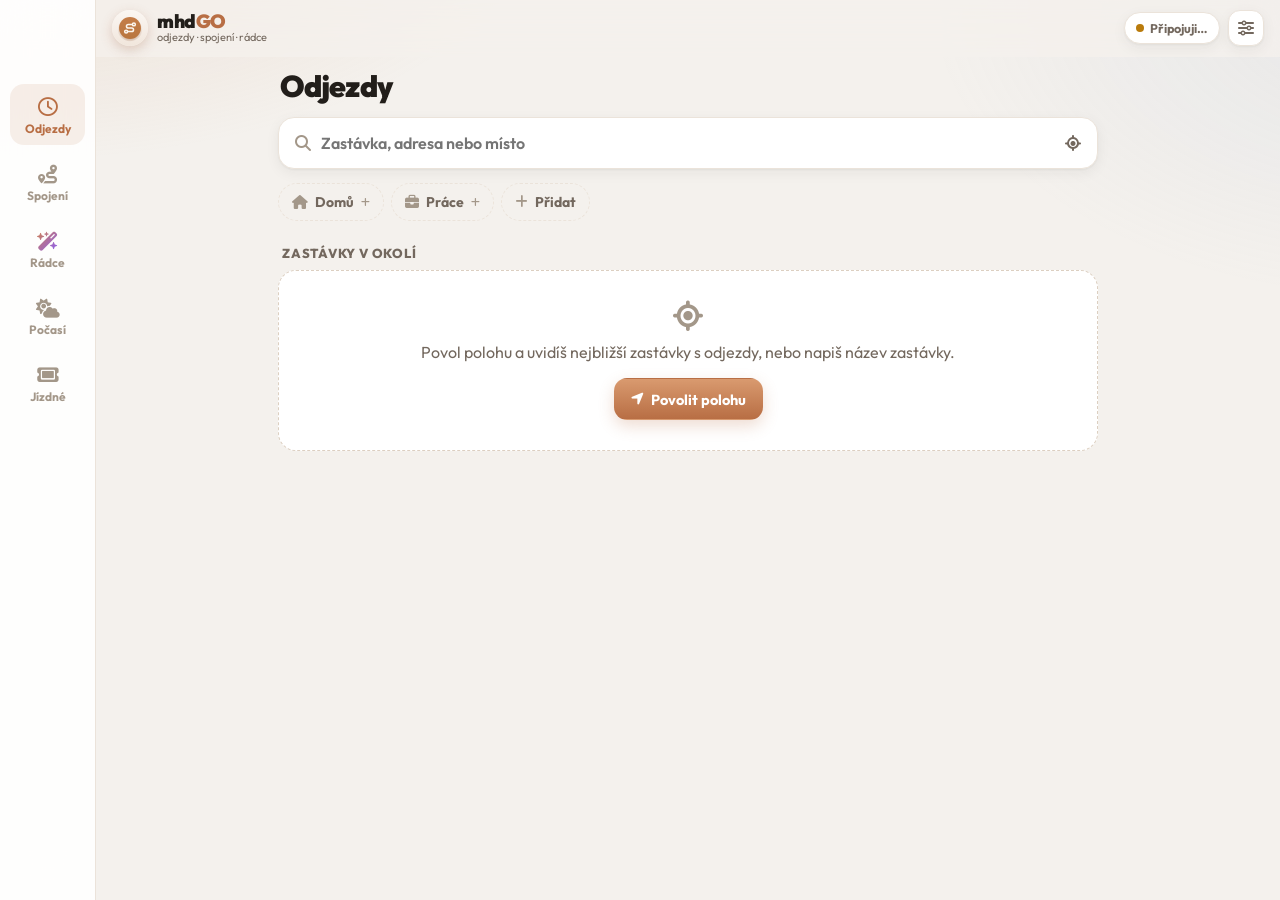
<file: mhdgo-lite.html>
<!DOCTYPE html>
<html lang="cs">
<head>
<meta charset="UTF-8">
<meta name="viewport" content="width=device-width,initial-scale=1,viewport-fit=cover">
<meta name="theme-color" content="#f4ebe2">
<meta name="apple-mobile-web-app-capable" content="yes">
<meta name="apple-mobile-web-app-title" content="mhdGO">
<meta name="description" content="mhdGO bez mapy – odjezdy se živým zpožděním, vyhledávání spojení, navigace na zastávku, počasí, jízdné, Moje místa a AI rádce pro celou Českou republiku.">
<title>mhdGO – odjezdy a spojení</title>
<link rel="icon" type="image/png" sizes="96x96" href="[data-uri]">
<link rel="apple-touch-icon" href="[data-uri]">
<link rel="preconnect" href="https://fonts.googleapis.com"><link rel="preconnect" href="https://fonts.gstatic.com" crossorigin>
<link href="https://fonts.googleapis.com/css2?family=Outfit:wght@400;500;600;700;800;900&display=swap" rel="stylesheet">
<link rel="stylesheet" href="https://cdnjs.cloudflare.com/ajax/libs/font-awesome/6.4.0/css/all.min.css">
<style>
/* ===== mhdGO bez mapy – vzhled (měděný akcent mhdGO, karty a velká čitelná čísla) ===== */
:root{
 --acc:#B86E44;--acc2:#d99a6f;--acc-soft:rgba(184,110,68,.11);--acc-ring:rgba(184,110,68,.24);
 --bg:#f4f1ed;--bg2:#ebe5de;--surf:#fff;--surf2:#faf7f3;--tx:#221e1a;--mut:#73685e;--faint:#a39789;--line:#ebe3da;--line2:#dccfc1;
 --ok:#23885a;--ok-s:rgba(35,136,90,.12);--mid:#b97b0c;--mid-s:rgba(201,138,20,.14);--bad:#c2412d;--bad-s:rgba(194,65,45,.12);--live:#2b7de9;
 --sh1:0 1px 2px rgba(34,30,26,.05),0 4px 14px rgba(34,30,26,.06);--sh2:0 10px 40px rgba(34,30,26,.16);
 --r:18px;--tabh:66px;--safe-b:env(safe-area-inset-bottom,0px);--safe-t:env(safe-area-inset-top,0px);
 color-scheme:light;
}
body.dark{
 --acc:#E39A70;--acc2:#f0b48f;--acc-soft:rgba(227,154,112,.13);--acc-ring:rgba(227,154,112,.28);
 --bg:#121110;--bg2:#1b1a18;--surf:#201e1c;--surf2:#262421;--tx:#f3eee9;--mut:#b4a99f;--faint:#7c736b;--line:rgba(255,255,255,.08);--line2:rgba(255,255,255,.16);
 --ok:#4cc38a;--ok-s:rgba(76,195,138,.14);--mid:#e5b14a;--mid-s:rgba(229,177,74,.14);--bad:#f07a62;--bad-s:rgba(240,122,98,.14);--live:#6aa8ff;
 --sh1:0 1px 2px rgba(0,0,0,.3),0 4px 14px rgba(0,0,0,.25);--sh2:0 10px 40px rgba(0,0,0,.5);
 color-scheme:dark;
}
*{box-sizing:border-box;-webkit-tap-highlight-color:transparent}
html{-webkit-text-size-adjust:100%}
body{margin:0;min-height:100vh;font-family:Outfit,system-ui,-apple-system,"Segoe UI",sans-serif;color:var(--tx);background:var(--bg);-webkit-font-smoothing:antialiased;overflow-x:hidden}
body::before{content:"";position:fixed;inset:0;z-index:-1;background:radial-gradient(900px 420px at 0% -10%,rgba(214,160,120,.22),transparent 60%),radial-gradient(800px 500px at 110% 0%,rgba(160,180,210,.16),transparent 60%)}
body.dark::before{background:radial-gradient(900px 420px at 0% -10%,rgba(160,100,60,.18),transparent 60%),radial-gradient(800px 500px at 110% 0%,rgba(70,90,130,.16),transparent 60%)}
button,input,select,textarea{font-family:inherit;color:inherit;font-size:inherit}
button{cursor:pointer;background:none;border:0;padding:0}
a{color:var(--acc)}
[hidden]{display:none!important}
.mut{color:var(--mut)}.bad{color:var(--bad)}
/* ---------- záhlaví ---------- */
#hdr{position:sticky;top:0;z-index:50;display:flex;align-items:center;gap:8px;padding:calc(10px + var(--safe-t)) 16px 10px;background:color-mix(in srgb,var(--bg) 82%,transparent);backdrop-filter:blur(18px) saturate(160%);-webkit-backdrop-filter:blur(18px) saturate(160%);border-bottom:1px solid transparent}
.brand{display:flex;align-items:center;gap:9px;min-width:0;text-align:left}
.brand-ic{width:36px;height:36px;flex:0 0 auto;border-radius:50%;box-shadow:0 4px 12px rgba(147,84,48,.25)}
.brand-ic svg,.sp-logo svg{width:100%;height:100%;display:block}
.brand-tx{display:flex;flex-direction:column;line-height:1.05;min-width:0}
.brand-tx b{font-size:19px;font-weight:900;letter-spacing:-.02em}.brand-tx b i{font-style:normal;color:var(--acc)}
.brand-tx small{font-size:11px;color:var(--mut);white-space:nowrap;overflow:hidden;text-overflow:ellipsis}
.hdr-sp{flex:1}
.pill{display:inline-flex;align-items:center;gap:6px;height:32px;padding:0 11px;border-radius:999px;background:var(--surf);border:1px solid var(--line);font-size:12.5px;font-weight:700;color:var(--mut);box-shadow:var(--sh1);white-space:nowrap}
.pdot{width:8px;height:8px;border-radius:50%;background:var(--faint)}
.pill.ok{color:var(--ok)}.pill.ok .pdot{background:var(--ok);box-shadow:0 0 0 0 var(--ok);animation:pulse 2s infinite}
.pill.wait .pdot{background:var(--mid)}
@keyframes pulse{0%{box-shadow:0 0 0 0 color-mix(in srgb,var(--ok) 60%,transparent)}70%{box-shadow:0 0 0 7px transparent}100%{box-shadow:0 0 0 0 transparent}}
.wx-chip{display:inline-flex;align-items:center;gap:6px;height:32px;padding:0 11px;border-radius:999px;background:var(--surf);border:1px solid var(--line);font-weight:800;font-size:14px;box-shadow:var(--sh1)}
.wx-chip i{color:var(--acc)}
.ib{width:36px;height:36px;flex:0 0 auto;display:inline-grid;place-items:center;border-radius:12px;color:var(--mut);font-size:16px;transition:background .15s}
.ib:hover{background:var(--acc-soft);color:var(--acc)}.ib.on{color:var(--acc)}.ib[disabled]{opacity:.3}
#hdr>.ib{background:var(--surf);border:1px solid var(--line);box-shadow:var(--sh1)}
@media (max-width:420px){.brand-tx small{display:none}.pill{padding:0 9px}}
@media (max-width:350px){.pill{font-size:0;gap:0;width:32px;justify-content:center;padding:0}}
/* ---------- záložky ---------- */
#tabs{position:fixed;z-index:60;left:0;right:0;bottom:0;display:flex;justify-content:space-around;padding:6px 6px calc(6px + var(--safe-b));background:color-mix(in srgb,var(--surf) 88%,transparent);backdrop-filter:blur(20px) saturate(170%);-webkit-backdrop-filter:blur(20px) saturate(170%);border-top:1px solid var(--line)}
#tabs button{flex:1;max-width:110px;display:flex;flex-direction:column;align-items:center;gap:3px;padding:7px 2px 5px;border-radius:14px;color:var(--faint);font-size:11px;font-weight:700;transition:color .15s,background .15s}
#tabs button i{font-size:19px;height:22px;display:grid;place-items:center}
#tabs button.on{color:var(--acc);background:var(--acc-soft)}
#tabs .ai-tab i{background:linear-gradient(135deg,#d0814f,#8a5cf6);-webkit-background-clip:text;background-clip:text;color:transparent}
#tabs .ai-tab.on{color:#7d55e6}
body.dark #tabs .ai-tab.on{color:#a58bff}
/* ---------- obsah ---------- */
#main{max-width:760px;margin:0 auto;padding:4px 16px calc(var(--tabh) + 28px + var(--safe-b))}
.view{animation:vin .22s ease}
@keyframes vin{from{opacity:0;transform:translateY(6px)}to{opacity:1;transform:none}}
.vt{font-size:30px;font-weight:900;letter-spacing:-.03em;margin:6px 2px 12px;display:flex;align-items:baseline;gap:8px}
.vt small{font-size:14px;font-weight:700;color:var(--mut);letter-spacing:0;overflow:hidden;text-overflow:ellipsis;white-space:nowrap}
.sec-t{font-size:13px;font-weight:800;color:var(--mut);text-transform:uppercase;letter-spacing:.06em;margin:20px 4px 9px;display:flex;align-items:baseline;gap:8px}
.sec-t small{text-transform:none;letter-spacing:0;font-weight:600;color:var(--faint)}
/* ---------- hledání a našeptávač ---------- */
.sbox{position:relative;z-index:20}
.srch{display:flex;align-items:center;gap:8px;height:52px;padding:0 6px 0 16px;border-radius:16px;background:var(--surf);border:1px solid var(--line);box-shadow:var(--sh1);transition:border-color .15s,box-shadow .15s}
.srch:focus-within{border-color:var(--acc);box-shadow:0 0 0 4px var(--acc-ring)}
.srch>i{color:var(--faint)}
.srch input{flex:1;min-width:0;height:100%;border:0;outline:0;background:transparent;font-size:16px;font-weight:600}
.srch.in{height:46px;margin-bottom:4px}
.sug{position:absolute;left:0;right:0;top:calc(100% + 6px);max-height:min(62vh,440px);overflow:auto;background:var(--surf);border:1px solid var(--line);border-radius:16px;box-shadow:var(--sh2);padding:6px}
.sg-it{display:flex;align-items:center;gap:11px;width:100%;padding:9px 10px;border-radius:12px;text-align:left}
.sg-it:hover,.sg-it.hi{background:var(--acc-soft)}
.sg-ic{width:34px;height:34px;flex:0 0 auto;border-radius:11px;display:grid;place-items:center;background:var(--surf2);color:var(--mut)}
.sg-ic.fav{background:var(--acc-soft);color:var(--acc)}.sg-ic.me{background:rgba(43,125,233,.12);color:var(--live)}
.sg-tx{display:flex;flex-direction:column;gap:3px;min-width:0}
.sg-tx b{font-size:15px;font-weight:700;white-space:nowrap;overflow:hidden;text-overflow:ellipsis}
.sg-tx small{font-size:12.5px;color:var(--mut);white-space:nowrap;overflow:hidden;text-overflow:ellipsis}
.sg-ln{display:flex;gap:3px;flex-wrap:wrap}
.sg-empty{padding:14px;color:var(--mut);text-align:center;font-size:14px}
/* ---------- odznaky linek ---------- */
.ln{--lc:#777;--lt:#fff;display:inline-flex;align-items:center;justify-content:center;gap:3px;min-width:28px;height:21px;padding:0 6px;border-radius:7px;background:var(--lc);color:var(--lt);font:800 11.5px/1 Outfit,sans-serif;white-space:nowrap;flex:0 0 auto;box-shadow:inset 0 1px 0 rgba(255,255,255,.25)}
.ln.big{min-width:44px;height:30px;font-size:15px;border-radius:10px;padding:0 8px}
.ln.train{border-radius:6px}.ln i{font-size:.8em}.ln.more{--lc:var(--surf2);--lt:var(--mut)}
/* ---------- Moje místa ---------- */
.favs{display:flex;gap:7px;overflow-x:auto;margin:12px -16px 0;padding:2px 16px 4px;scrollbar-width:none}
.favs::-webkit-scrollbar{display:none}
.fav{flex:0 0 auto;display:inline-flex;align-items:center;gap:7px;height:38px;padding:0 13px;border-radius:999px;background:var(--surf);border:1px solid var(--line);font-weight:700;font-size:14px;box-shadow:var(--sh1)}
.fav i{color:var(--acc)}.fav.ghost{background:transparent;box-shadow:none;border-style:dashed;color:var(--mut)}.fav.ghost i{color:var(--faint)}.fav .pl{font-size:10px}
.hf-grid{display:grid;grid-template-columns:repeat(auto-fill,minmax(250px,1fr));gap:10px}
.hf{background:var(--surf);border:1px solid var(--line);border-radius:var(--r);padding:13px;box-shadow:var(--sh1);display:flex;flex-direction:column;gap:10px}
.hf-top{display:flex;gap:11px;align-items:center}
.hf-ic{width:40px;height:40px;border-radius:13px;display:grid;place-items:center;background:var(--acc-soft);color:var(--acc);font-size:17px;flex:0 0 auto}
.hf-tx{display:flex;flex-direction:column;min-width:0}.hf-tx b{font-size:16px}.hf-tx small{color:var(--mut);font-size:12.5px;white-space:nowrap;overflow:hidden;text-overflow:ellipsis}
.hf-deps{display:flex;align-items:center;gap:6px;flex-wrap:wrap}.hf-t{font-weight:800;font-size:13px;margin-right:6px}
.hf-acts{display:flex;gap:7px;flex-wrap:wrap}
/* ---------- tlačítka a čipy ---------- */
.btn{display:inline-flex;align-items:center;justify-content:center;gap:7px;height:42px;padding:0 16px;border-radius:13px;background:var(--surf2);border:1px solid var(--line);font-weight:700;font-size:14.5px;color:var(--tx);text-decoration:none;white-space:nowrap;transition:transform .1s,background .15s}
.btn:active{transform:scale(.97)}
.btn.pri{background:linear-gradient(180deg,var(--acc2),var(--acc));border-color:transparent;color:#fff;box-shadow:0 6px 16px var(--acc-ring)}
.btn.sm{height:34px;padding:0 12px;font-size:13px;border-radius:11px}
.btn.xs{height:26px;padding:0 9px;font-size:12px;border-radius:9px;margin-left:auto}
.btn.wide{width:100%;margin-top:12px}
.chips{display:flex;gap:6px;flex-wrap:wrap;margin-top:10px}
.chip{display:inline-flex;align-items:center;gap:6px;height:32px;padding:0 12px;border-radius:999px;background:var(--surf);border:1px solid var(--line);font-weight:700;font-size:13px;color:var(--mut)}
.chip.on{background:var(--acc);border-color:var(--acc);color:#fff}
.lnk{color:var(--acc);font-weight:700;font-size:13px;text-decoration:underline;text-underline-offset:3px}
.tctl{display:flex;gap:7px;align-items:center;margin:12px 0 4px;flex-wrap:wrap}
.tctl input{height:34px;border:1px solid var(--line);border-radius:11px;background:var(--surf);padding:0 9px;font-weight:700;font-size:14px;min-width:0}
.tctl input[type=date]{flex:1;max-width:170px}
.tctl .btn{margin-left:auto}
@media (max-width:520px){#v-conn .tctl .btn{flex-basis:100%;margin-left:0}#v-conn .tctl input[type=date]{max-width:none}}
/* ---------- zastávky v okolí ---------- */
.ncard{display:flex;align-items:center;gap:12px;width:100%;padding:12px 14px;margin-bottom:8px;border-radius:var(--r);background:var(--surf);border:1px solid var(--line);box-shadow:var(--sh1);text-align:left;transition:transform .1s}
.ncard:active{transform:scale(.99)}
.nc-ic{width:40px;height:40px;border-radius:13px;display:grid;place-items:center;background:var(--surf2);color:var(--mut);font-size:16px;flex:0 0 auto}
.nc-main{flex:1;min-width:0;display:flex;flex-direction:column;gap:6px}
.nc-main b{font-size:15.5px;white-space:nowrap;overflow:hidden;text-overflow:ellipsis}
.nc-nx{display:flex;gap:8px;flex-wrap:wrap}.nx{display:inline-flex;align-items:center;gap:4px}.nx small{font-weight:800;font-size:12px;color:var(--mut)}
.nc-d{display:flex;flex-direction:column;align-items:flex-end;flex:0 0 auto}.nc-d b{font-size:15px}.nc-d small{font-size:12px;color:var(--mut)}
.empty{text-align:center;padding:30px 18px;color:var(--mut);background:var(--surf);border:1px dashed var(--line2);border-radius:var(--r)}
.empty>i{font-size:30px;color:var(--faint);display:block;margin-bottom:10px}.empty p{margin:0 0 14px;line-height:1.45}
/* ---------- karta zastávky ---------- */
.stop-card{margin-top:12px;padding:14px;border-radius:var(--r);background:var(--surf);border:1px solid var(--line);box-shadow:var(--sh1)}
.sc-top{display:flex;gap:12px;align-items:center}
.sc-ic{width:44px;height:44px;border-radius:14px;display:grid;place-items:center;background:var(--acc-soft);color:var(--acc);font-size:19px;flex:0 0 auto}
.sc-tx{flex:1;min-width:0;display:flex;flex-direction:column}.sc-tx b{font-size:19px;font-weight:800;letter-spacing:-.01em}.sc-tx small{color:var(--mut);font-size:13px}
.sc-acts{display:flex;gap:7px;margin-top:12px;flex-wrap:wrap}
.sc-lines{display:flex;gap:5px;flex-wrap:wrap;margin-top:12px}
.lnf{border-radius:9px;padding:2px;border:2px solid transparent;opacity:.92}.lnf.on{border-color:var(--acc);opacity:1}
.sc-lines:has(.lnf.on) .lnf:not(.on){opacity:.4}
/* ---------- odjezdy ---------- */
#dep-list{margin-top:10px}
.dcard{background:var(--surf);border:1px solid var(--line);border-radius:16px;margin-bottom:7px;box-shadow:var(--sh1);overflow:hidden}
.dcard.open{border-color:var(--acc-ring);box-shadow:0 0 0 3px var(--acc-soft),var(--sh1)}
.drow{display:flex;align-items:center;gap:11px;width:100%;padding:10px 12px;text-align:left}
.d-tx{flex:1;min-width:0;display:flex;flex-direction:column;gap:2px}
.d-tx b{font-size:15.5px;font-weight:700;white-space:nowrap;overflow:hidden;text-overflow:ellipsis}
.d-tx small{font-size:12px;color:var(--mut);white-space:nowrap;overflow:hidden;text-overflow:ellipsis}
.d-t{display:flex;flex-direction:column;align-items:flex-end;min-width:58px;flex:0 0 auto}
.d-t b{font-size:19px;font-weight:800;font-variant-numeric:tabular-nums;letter-spacing:-.01em}
.d-t b.cd{color:var(--acc)}
.d-t small{font-size:11.5px;color:var(--mut);font-weight:600;white-space:nowrap}
.dl{display:inline-flex;align-items:center;gap:4px;height:24px;padding:0 8px;border-radius:999px;font-size:12px;font-weight:800;white-space:nowrap;flex:0 0 auto}
.dl.ok{background:var(--ok-s);color:var(--ok)}.dl.mid{background:var(--mid-s);color:var(--mid)}.dl.bad{background:var(--bad-s);color:var(--bad)}.dl.on{background:rgba(43,125,233,.12);color:var(--live)}
.trip{padding:2px 14px 6px 32px;position:relative}
.trip::before{content:"";position:absolute;left:21px;top:6px;bottom:18px;width:2px;background:var(--line2);border-radius:2px}
.tr-st{display:flex;align-items:center;gap:10px;padding:5px 0;font-size:14px;position:relative}
.tr-dot{position:absolute;left:-15px;width:10px;height:10px;border-radius:50%;background:var(--surf);border:2px solid var(--line2)}
.tr-st.last .tr-dot{border-color:var(--acc);background:var(--acc)}
.tr-n{flex:1;min-width:0}.tr-n i{font-size:10px;color:var(--faint)}.tr-st b{font-variant-numeric:tabular-nums}
.trip-acts{display:flex;gap:7px;padding:4px 12px 12px;flex-wrap:wrap}
.foot{display:flex;justify-content:space-between;align-items:center;gap:10px;margin:14px 4px;font-size:12.5px;color:var(--mut)}
.foot a{font-weight:700;text-decoration:none}
.pulse{display:inline-block;width:8px;height:8px;border-radius:50%;background:var(--ok);animation:pulse 2s infinite;vertical-align:0}
/* ---------- spojení ---------- */
.od{position:relative;background:var(--surf);border:1px solid var(--line);border-radius:var(--r);box-shadow:var(--sh1);padding:4px 52px 4px 14px}
.od .sbox+.sbox{border-top:1px solid var(--line)}
.od-row{display:flex;align-items:center;gap:11px;height:50px}
.od-row input{flex:1;min-width:0;border:0;outline:0;background:transparent;font-size:16px;font-weight:600;height:100%}
.od-dot{width:12px;height:12px;border-radius:50%;flex:0 0 auto;border:3px solid var(--acc)}.od-dot.b{background:var(--acc)}
.swap{position:absolute;right:8px;top:50%;transform:translateY(-50%);width:38px;height:38px;border-radius:12px;background:var(--surf2);border:1px solid var(--line);color:var(--mut)}
.od .sug{left:-14px;right:-52px}
#c-favs .favs{margin-top:8px}
.cst{margin:12px 4px;color:var(--mut);font-weight:600;font-size:14px}
.csplit{display:grid;gap:12px}
.crow{display:flex;align-items:center;gap:12px;width:100%;padding:12px 14px;margin-bottom:7px;border-radius:16px;background:var(--surf);border:1px solid var(--line);box-shadow:var(--sh1);text-align:left}
.crow.sel{border-color:var(--acc);box-shadow:0 0 0 3px var(--acc-ring)}
.crow.risk{border-left:4px solid var(--bad)}
.crow.walk{cursor:default}
.cr-t{display:flex;flex-direction:column;min-width:54px;font-variant-numeric:tabular-nums}.cr-t b{font-size:19px;font-weight:800}.cr-t span{font-size:13px;color:var(--mut);font-weight:700}
.dtag{font-size:10.5px;font-weight:800;color:var(--acc);text-transform:uppercase;letter-spacing:.04em}
.cr-mid{flex:1;min-width:0;display:flex;flex-direction:column;gap:5px}
.cr-lines{display:flex;align-items:center;gap:4px;flex-wrap:wrap}.cr-lines>i{font-size:9px;color:var(--faint)}
.cr-mid small{font-size:12px;color:var(--mut)}
.cr-d{display:flex;flex-direction:column;align-items:flex-end;gap:4px;flex:0 0 auto}.cr-d b{font-size:14px}
.more{width:100%;height:38px;margin-bottom:7px;border-radius:13px;border:1px dashed var(--line2);color:var(--mut);font-weight:700;font-size:13px}
.plan{background:var(--surf);border:1px solid var(--line);border-radius:var(--r);box-shadow:var(--sh1);padding:14px 14px 10px}
.pl-head{display:flex;flex-wrap:wrap;align-items:center;gap:6px 8px;font-weight:800;font-size:15px;margin-bottom:12px}
.pl-head i{color:var(--faint);font-size:11px}.pl-head em{flex-basis:100%;font-style:normal;font-weight:700;font-size:13px;color:var(--mut)}
.st{display:flex;gap:12px;position:relative}
.st-rail{width:4px;flex:0 0 auto;border-radius:3px;background:var(--line2);margin:3px 0}
.st.ride .st-rail{background:var(--lc);width:6px}
.st.walk .st-rail,.st.xfer .st-rail{background:repeating-linear-gradient(var(--faint) 0 4px,transparent 4px 9px);width:3px;margin-left:1px;margin-right:1px}
.st-b{flex:1;min-width:0;padding:8px 0;font-size:14px;display:flex;flex-direction:column;gap:7px}
.st.walk .st-b,.st.xfer .st-b{flex-direction:row;flex-wrap:wrap;align-items:center;gap:6px;color:var(--mut)}
.st.risk .st-b{color:var(--bad)}
.warn{flex-basis:100%;background:var(--bad-s);color:var(--bad);border-radius:10px;padding:7px 10px;font-weight:700;font-size:13px}
.st-top{display:flex;align-items:center;gap:8px;flex-wrap:wrap}.st-dir{font-weight:700;font-size:13.5px;flex:1;min-width:0}
.st-stop{display:flex;align-items:center;gap:9px}.st-stop .tm{font-weight:800;font-variant-numeric:tabular-nums;min-width:44px}.st-stop .tm s{color:var(--faint);font-weight:600}
.st-stop b{font-weight:700;min-width:0}
.plab{font-size:11px;font-weight:800;padding:2px 6px;border-radius:6px;background:var(--surf2);border:1px solid var(--line);color:var(--mut)}
.st-mid{font-size:12.5px;color:var(--mut);padding-left:53px}.st-mid summary{cursor:pointer;font-weight:700}.st-mid div{padding:2px 0}
.pl-tix{display:flex;align-items:center;gap:9px;margin-top:10px;padding:10px 12px;border-radius:13px;background:var(--surf2);font-size:13.5px}.pl-tix>i{color:var(--acc)}
.pl-note{font-size:12px;color:var(--faint);margin:10px 2px;line-height:1.45}
.idos{display:inline-flex;gap:7px;align-items:center;font-weight:700;font-size:13.5px;text-decoration:none;margin:2px 2px 6px}
/* ---------- okno (sheet) ---------- */
#sheet{position:fixed;inset:0;z-index:100;background:rgba(20,16,12,.38);display:flex;align-items:flex-end;justify-content:center;opacity:0;transition:opacity .2s}
#sheet.on{opacity:1}
.sh{width:100%;max-width:560px;max-height:92vh;overflow:auto;background:var(--bg);border-radius:24px 24px 0 0;box-shadow:var(--sh2);transform:translateY(30px);transition:transform .22s ease;padding-bottom:calc(16px + var(--safe-b))}
#sheet.on .sh{transform:none}
.sh-h{position:sticky;top:0;z-index:2;display:flex;align-items:center;gap:11px;padding:14px 14px 12px 16px;background:color-mix(in srgb,var(--bg) 92%,transparent);backdrop-filter:blur(12px);-webkit-backdrop-filter:blur(12px)}
.sh-ic{width:40px;height:40px;border-radius:13px;display:grid;place-items:center;background:var(--acc-soft);color:var(--acc);font-size:17px;flex:0 0 auto}
.sh-tt{flex:1;min-width:0;display:flex;flex-direction:column}.sh-tt small{font-size:12px;color:var(--mut);font-weight:600}.sh-tt b{font-size:18px;font-weight:800;white-space:nowrap;overflow:hidden;text-overflow:ellipsis}
.sh-b{padding:4px 16px 8px}
@media (min-width:700px){#sheet{align-items:center}.sh{border-radius:24px;max-height:86vh}}
.lab{display:block;font-size:12.5px;font-weight:800;color:var(--mut);margin:14px 2px 6px;text-transform:uppercase;letter-spacing:.05em}
.inp{width:100%;height:46px;border-radius:13px;border:1px solid var(--line);background:var(--surf);padding:0 14px;font-size:16px;font-weight:600;outline:0}
.inp:focus{border-color:var(--acc);box-shadow:0 0 0 4px var(--acc-ring)}
.icons{display:flex;gap:6px;flex-wrap:wrap}
.icb{width:44px;height:44px;border-radius:13px;background:var(--surf);border:1px solid var(--line);color:var(--mut);font-size:16px}.icb.on{background:var(--acc);color:#fff;border-color:var(--acc)}
.set-row{display:flex;align-items:center;justify-content:space-between;gap:14px;padding:13px 0;border-bottom:1px solid var(--line)}
.set-row>span{display:flex;flex-direction:column;min-width:0}.set-row small{color:var(--mut);font-size:12.5px}
.sw{position:relative;width:50px;height:30px;flex:0 0 auto}.sw input{opacity:0;width:0;height:0}
.sw i{position:absolute;inset:0;border-radius:999px;background:var(--line2);transition:background .2s}.sw i::after{content:"";position:absolute;left:3px;top:3px;width:24px;height:24px;border-radius:50%;background:#fff;box-shadow:0 1px 3px rgba(0,0,0,.25);transition:transform .2s}
.sw input:checked+i{background:var(--ok)}.sw input:checked+i::after{transform:translateX(20px)}
.seg{display:inline-flex;background:var(--surf2);border:1px solid var(--line);border-radius:12px;padding:3px;gap:2px}
.seg button{height:32px;padding:0 12px;border-radius:9px;font-weight:700;font-size:13px;color:var(--mut)}.seg button.on{background:var(--surf);color:var(--tx);box-shadow:var(--sh1)}
.seg.wide{display:flex;margin:14px 0 6px}.seg.wide button{flex:1}
.set-fav{display:flex;align-items:center;gap:10px;padding:8px 0}.set-fav>i{width:34px;height:34px;border-radius:11px;display:grid;place-items:center;background:var(--acc-soft);color:var(--acc)}
.set-fav>span{flex:1;min-width:0;display:flex;flex-direction:column}.set-fav small{color:var(--mut);font-size:12px;white-space:nowrap;overflow:hidden;text-overflow:ellipsis}
.about{font-size:13px;color:var(--mut);line-height:1.5}
.note{background:var(--surf2);border:1px solid var(--line);border-radius:12px;padding:9px 11px;font-size:13px;color:var(--mut);margin:8px 0}
/* ---------- navigace ---------- */
.nav-hero{display:flex;align-items:center;gap:16px;padding:16px;border-radius:20px;background:linear-gradient(135deg,var(--acc2),var(--acc));color:#fff;box-shadow:0 10px 26px var(--acc-ring)}
.nav-hero.done{background:linear-gradient(135deg,#3bb07a,#23885a)}
.nav-arrow{position:relative;width:74px;height:74px;flex:0 0 auto;border-radius:50%;background:rgba(255,255,255,.18);display:grid;place-items:center;font-size:34px}
.nav-arrow i{transition:transform .3s ease}
.nav-n{position:absolute;top:3px;left:50%;transform:translateX(-50%);font-size:10px;font-weight:900;opacity:.85}
.nav-num{display:flex;flex-direction:column;min-width:0}.nav-num b{font-size:32px;font-weight:900;letter-spacing:-.02em;line-height:1.05}.nav-num small{font-size:13.5px;opacity:.92}
.nav-num .bad{color:#ffe0d6;font-weight:800}
.nav-next{display:flex;align-items:center;gap:13px;margin-top:10px;padding:12px 14px;border-radius:16px;background:var(--surf);border:1px solid var(--line)}
.nav-next>i{width:40px;height:40px;border-radius:12px;display:grid;place-items:center;background:var(--acc-soft);color:var(--acc);font-size:17px;flex:0 0 auto}
.nav-next span{display:flex;flex-direction:column}.nav-next small{color:var(--mut);font-weight:700}.nav-next b{font-size:15px}
.nav-sk{width:100%;height:auto;margin-top:10px;border-radius:16px;background:var(--surf);border:1px solid var(--line)}
.sk-rest{fill:none;stroke:var(--acc);stroke-width:5;stroke-linecap:round;stroke-linejoin:round}
.sk-done{fill:none;stroke:var(--line2);stroke-width:5;stroke-linecap:round;stroke-linejoin:round}
.sk-end{fill:var(--acc);stroke:#fff;stroke-width:3}.sk-me{fill:var(--live);stroke:#fff;stroke-width:2}.sk-me-h{fill:var(--live);opacity:.2}
.nav-steps{list-style:none;margin:0;padding:0;counter-reset:s}
.nav-steps li{display:flex;gap:11px;align-items:flex-start;padding:9px 2px;border-bottom:1px solid var(--line);font-size:14px}
.nav-steps li>i{width:26px;text-align:center;color:var(--acc);margin-top:2px}.nav-steps li small{color:var(--mut)}
.nav-steps li.past{opacity:.45}.nav-steps li.cur{font-weight:800}
.nav-ext{display:flex;gap:8px;margin-top:14px;flex-wrap:wrap}
/* ---------- počasí ---------- */
.wx-hero{display:flex;align-items:center;gap:18px;margin-top:12px;padding:18px;border-radius:22px;color:#fff;background:linear-gradient(140deg,#5f8fd8,#3a62b0);box-shadow:0 12px 30px rgba(58,98,176,.28)}
body.dark .wx-hero{background:linear-gradient(140deg,#2e4778,#1d2c4f)}
.wx-big{font-size:58px;filter:drop-shadow(0 4px 10px rgba(0,0,0,.18))}
.wx-t{font-size:56px;font-weight:900;letter-spacing:-.04em;line-height:1}.wx-tx{font-size:17px;font-weight:700}.wx-hero small{opacity:.9;font-size:13.5px}
.wx-adv{display:flex;flex-direction:column;gap:6px;margin-top:10px}
.wx-adv div{display:flex;gap:10px;align-items:flex-start;padding:10px 12px;border-radius:14px;background:var(--surf);border:1px solid var(--line);font-size:14px;font-weight:600}
.wx-adv i{color:var(--acc);margin-top:2px;width:18px;text-align:center}
.wx-grid{display:grid;grid-template-columns:repeat(4,1fr);gap:7px;margin-top:10px}
@media (max-width:480px){.wx-grid{grid-template-columns:repeat(2,1fr)}}
.wg{display:flex;flex-direction:column;gap:2px;padding:11px 12px;border-radius:14px;background:var(--surf);border:1px solid var(--line)}
.wg i{color:var(--faint);font-size:13px}.wg small{font-size:11.5px;color:var(--mut);font-weight:700}.wg b{font-size:15px}
.wx-hours{display:flex;gap:6px;overflow-x:auto;margin:0 -16px;padding:2px 16px 6px;scrollbar-width:none}.wx-hours::-webkit-scrollbar{display:none}
.wh{flex:0 0 58px;display:flex;flex-direction:column;align-items:center;gap:5px;padding:10px 4px;border-radius:15px;background:var(--surf);border:1px solid var(--line)}
.wh small{font-size:12px;font-weight:700;color:var(--mut)}.wh i{font-size:18px;color:var(--acc)}.wh b{font-size:15px}
.pp{font-size:11.5px;font-weight:700;color:var(--faint)}.pp.hi{color:var(--live)}.pp i{font-size:9px;margin-right:2px}
.wx-days{background:var(--surf);border:1px solid var(--line);border-radius:var(--r);overflow:hidden}
.wd+.wd{border-top:1px solid var(--line)}
.wd-h{display:flex;align-items:center;gap:10px;width:100%;padding:12px 14px;text-align:left}
.wd-n{width:78px;font-weight:700;font-size:14px}.wd-h>i:not(.chev){width:24px;text-align:center;color:var(--acc);font-size:17px}
.wd-p{width:52px;font-size:12px;font-weight:700;color:var(--live)}.wd-p i{font-size:9px;margin-right:2px}
.wd-lo,.wd-hi{width:32px;font-weight:800;font-size:14px;text-align:right}.wd-lo{color:var(--mut)}
.wd-bar{flex:1;height:6px;border-radius:3px;background:var(--surf2);position:relative;min-width:40px}
.wd-bar i{position:absolute;top:0;bottom:0;border-radius:3px;background:linear-gradient(90deg,#7fb2f0,#f2a65a)}
.chev{color:var(--faint);font-size:11px;transition:transform .2s}.wd.open .chev{transform:rotate(180deg)}
.wd-b{padding:0 14px 12px}.wd-sum{font-size:13px;color:var(--mut);margin-bottom:6px}
.wr{display:grid;grid-template-columns:48px 24px 40px 1fr 56px 60px;align-items:center;gap:6px;padding:6px 0;border-top:1px dashed var(--line);font-size:13.5px}
.wr i{color:var(--acc);text-align:center}.wr small{color:var(--mut);font-size:12px}
@media (max-width:420px){.wr{grid-template-columns:44px 22px 36px 1fr 52px}.wr small:last-child{display:none}.wd-n{width:64px}}
/* ---------- jízdné ---------- */
.tx-where{font-size:13.5px;color:var(--mut);font-weight:700;margin:2px 4px 10px}
.tix{background:var(--surf);border:1px solid var(--line);border-radius:var(--r);box-shadow:var(--sh1);padding:14px}
.tix.main{border-color:var(--acc-ring)}
details .tix{box-shadow:none;border:0;padding:4px 0 0}
.tx-h{display:flex;align-items:center;gap:12px}
.tx-badge{display:inline-grid;place-items:center;min-width:52px;height:30px;padding:0 9px;border-radius:9px;background:var(--acc);color:#fff;font-weight:900;font-size:13px;flex:0 0 auto}
.tx-n{display:flex;flex-direction:column;min-width:0}.tx-n b{font-size:16px}.tx-n small{color:var(--mut);font-size:12.5px}
.tx-pr{margin-top:12px;padding:12px;border-radius:14px;background:var(--surf2)}
.tx-pt{font-weight:800;font-size:14px;margin-bottom:8px}.tx-pt small{font-weight:600;color:var(--mut)}
.tx-pr table{width:100%;border-collapse:collapse;font-size:14px;margin-bottom:6px}
.tx-pr th{font-size:11.5px;color:var(--mut);font-weight:800;text-align:right;padding:4px 6px;text-transform:uppercase}
.tx-pr td{padding:7px 6px;border-top:1px solid var(--line);text-align:right}.tx-pr td:first-child{text-align:left;font-weight:700}
.tx-np{margin-top:12px;font-size:13.5px;color:var(--mut);display:flex;gap:9px}.tx-np i{color:var(--faint);margin-top:2px}
.tx-buy{display:flex;flex-direction:column;gap:8px;margin-top:12px}
.tx-buy div{display:flex;gap:11px;align-items:flex-start}.tx-buy i{width:30px;height:30px;border-radius:10px;display:grid;place-items:center;background:var(--acc-soft);color:var(--acc);flex:0 0 auto;font-size:13px}
.tx-buy span{display:flex;flex-direction:column;font-size:14px}.tx-buy small{color:var(--mut);font-size:12.5px}
.tx-links{display:flex;flex-wrap:wrap;gap:7px;margin-top:14px}
.tix-ai{display:flex;align-items:center;gap:12px;margin-top:12px;padding:13px 14px;border-radius:var(--r);background:linear-gradient(135deg,rgba(208,129,79,.12),rgba(138,92,246,.12));border:1px solid var(--line)}
.tix-ai>i{font-size:20px;color:#8a5cf6}.tix-ai span{flex:1;font-size:13.5px;font-weight:600}
.tx-tr{display:grid;grid-template-columns:repeat(auto-fill,minmax(160px,1fr));gap:7px;margin-bottom:8px}
.tx-tr a{display:flex;flex-direction:column;gap:2px;padding:12px;border-radius:14px;background:var(--surf);border:1px solid var(--line);text-decoration:none;color:var(--tx);position:relative}
.tx-tr a small{color:var(--mut);font-size:12px}.tx-tr a i{position:absolute;right:11px;top:13px;font-size:11px;color:var(--faint)}
.tx-other{background:var(--surf);border:1px solid var(--line);border-radius:16px;margin-bottom:7px;padding:0 14px}
.tx-other summary{display:flex;align-items:center;gap:10px;padding:11px 0;cursor:pointer;font-weight:700;font-size:14px;list-style:none}
.tx-other summary::-webkit-details-marker{display:none}.tx-other[open]{padding-bottom:12px}
/* ---------- AI rádce ---------- */
#v-ai .vt small{background:linear-gradient(135deg,#d0814f,#8a5cf6);color:#fff;padding:2px 8px;border-radius:7px;font-size:12px}
.ai-chat{display:flex;flex-direction:column;min-height:calc(100vh - 230px - var(--safe-b))}
.ai-log{flex:1;display:flex;flex-direction:column;gap:12px;padding-bottom:12px}
.ai-empty{text-align:center;padding:16px 6px;color:var(--mut)}
.ai-empty b{display:block;font-size:20px;color:var(--tx);margin:10px 0 6px}.ai-empty p{margin:0 auto 16px;max-width:420px;line-height:1.45}
.ai-hi{width:64px;height:64px;margin:0 auto;border-radius:22px;display:grid;place-items:center;font-size:28px;color:#fff;background:linear-gradient(135deg,#d0814f,#8a5cf6);box-shadow:0 12px 28px rgba(138,92,246,.3)}
.ai-sug{display:flex;flex-direction:column;align-items:center;gap:7px}.ai-sug .chip{height:38px;font-size:13.5px;color:var(--tx)}.ai-sug .chip i{color:var(--acc)}
.msg{display:flex;gap:9px;align-items:flex-end}.msg.u{justify-content:flex-end}
.msg .bb{max-width:min(86%,560px);padding:10px 14px;border-radius:20px;font-size:15px;line-height:1.5;overflow-wrap:anywhere}
.msg.u .bb{background:linear-gradient(180deg,var(--acc2),var(--acc));color:#fff;border-bottom-right-radius:6px;white-space:pre-wrap}
.msg.a .bb{background:var(--surf);border:1px solid var(--line);border-bottom-left-radius:6px;box-shadow:var(--sh1)}
.msg.a .bb p{margin:0 0 7px}.msg.a .bb p:last-child{margin-bottom:0}.msg.a .bb p.h{font-weight:800}
.msg.a .bb ul,.msg.a .bb ol{margin:4px 0 8px;padding-left:20px}.msg.a .bb li{margin:2px 0}
.msg.a .bb code{background:var(--surf2);padding:1px 5px;border-radius:5px;font-size:13px}
.av{width:30px;height:30px;flex:0 0 auto;border-radius:10px;display:grid;place-items:center;color:#fff;font-size:13px;background:linear-gradient(135deg,#d0814f,#8a5cf6)}
.st-l{display:flex;align-items:center;gap:8px;color:var(--mut);font-size:13.5px;font-weight:600}
.bb .err,.bb.err{color:var(--bad);font-weight:600;font-size:14px}
.srcs{display:flex;flex-wrap:wrap;gap:5px;margin-top:9px;padding-top:8px;border-top:1px solid var(--line)}
.srcs small{flex-basis:100%;color:var(--faint);font-weight:800;font-size:11px;text-transform:uppercase}
.srcs a{font-size:12px;padding:3px 8px;border-radius:7px;background:var(--surf2);text-decoration:none;max-width:100%;overflow:hidden;text-overflow:ellipsis;white-space:nowrap}
.ai-bar{position:sticky;bottom:calc(var(--tabh) + 10px + var(--safe-b));display:flex;align-items:flex-end;gap:8px;padding:7px;border-radius:22px;background:var(--surf);border:1px solid var(--line);box-shadow:var(--sh2)}
.ai-bar textarea{flex:1;min-width:0;resize:none;border:0;outline:0;background:transparent;font-size:16px;line-height:1.4;padding:8px 4px;max-height:140px}
.sendb{width:40px;height:40px;flex:0 0 auto;border-radius:14px;color:#fff;background:linear-gradient(135deg,#d0814f,#8a5cf6);font-size:16px}
.sendb.busy{background:var(--tx);color:var(--bg)}
.ai-foot{display:flex;justify-content:space-between;align-items:center;gap:10px;margin:8px 6px 0;font-size:12px;color:var(--faint)}
.ai-setup{background:var(--surf);border:1px solid var(--line);border-radius:22px;box-shadow:var(--sh1);padding:20px 16px;text-align:left}
.ai-setup h2{text-align:center;margin:12px 0 6px;font-size:22px}.ai-setup>p{text-align:center;color:var(--mut);line-height:1.5;margin:0 0 6px}
.ai-setup .mut{font-size:13px;line-height:1.45}
.mlist{display:flex;flex-direction:column;gap:6px}
.mopt{display:flex;gap:10px;align-items:center;padding:10px 12px;border-radius:13px;border:1px solid var(--line);cursor:pointer}
.mopt:has(input:checked){border-color:var(--acc);background:var(--acc-soft)}
.mopt span{display:flex;flex-direction:column}.mopt small{color:var(--mut);font-size:12px}
.ai-setup .lnk{display:block;margin:14px auto 0}
/* ---------- ostatní ---------- */
.spin{display:inline-block;width:16px;height:16px;border-radius:50%;border:2.5px solid var(--line2);border-top-color:var(--acc);animation:spin .8s linear infinite;vertical-align:-3px}
@keyframes spin{to{transform:rotate(360deg)}}
#busy{position:fixed;z-index:90;left:50%;bottom:calc(var(--tabh) + 18px + var(--safe-b));transform:translateX(-50%);display:flex;align-items:center;gap:9px;padding:10px 16px;border-radius:999px;background:var(--surf);border:1px solid var(--line);box-shadow:var(--sh2);font-weight:700;font-size:13.5px;white-space:nowrap}
#toast{position:fixed;z-index:120;left:50%;top:calc(70px + var(--safe-t));transform:translate(-50%,-20px);opacity:0;pointer-events:none;padding:11px 18px;border-radius:14px;background:var(--tx);color:var(--bg);font-weight:700;font-size:14px;box-shadow:var(--sh2);transition:all .25s;max-width:calc(100% - 32px);text-align:center}
#toast.on{opacity:1;transform:translate(-50%,0)}
#splash{position:fixed;inset:0;z-index:200;display:flex;flex-direction:column;align-items:center;justify-content:center;gap:14px;background:var(--bg);transition:opacity .4s}
#splash.out{opacity:0;pointer-events:none}
#splash .sp-logo{width:84px;height:84px;border-radius:50%;box-shadow:0 14px 34px rgba(147,84,48,.3)}
#splash b{font-size:26px;font-weight:900;letter-spacing:-.02em}
/* ---------- tablet a počítač: boční lišta, dvousloupcové spojení ---------- */
@media (min-width:900px){
 #tabs{top:0;bottom:0;right:auto;width:96px;flex-direction:column;justify-content:flex-start;gap:6px;padding:calc(84px + var(--safe-t)) 10px 16px;border-top:0;border-right:1px solid var(--line)}
 #tabs button{flex:0 0 auto;max-width:none;padding:12px 4px 9px;font-size:12px}
 #hdr{padding-left:112px}
 #main{max-width:1180px;padding:4px 28px 40px 124px}
 #busy{bottom:24px}
 .ai-bar{bottom:16px}
 .ai-chat{min-height:calc(100vh - 170px);max-width:820px;margin:0 auto}
 #v-dep,#v-wx,#v-tix,#v-ai{max-width:820px;margin:0 auto}
 .csplit{grid-template-columns:minmax(300px,400px) 1fr;align-items:start}
 .cdet{position:sticky;top:76px;max-height:calc(100vh - 90px);overflow:auto;border-radius:var(--r)}
 #v-conn .od,#v-conn .tctl,#v-conn #c-favs{max-width:820px}
}
@media (min-width:900px) and (max-height:520px){#tabs{padding-top:70px;gap:2px}#tabs button{padding:7px 4px}}
@media (orientation:landscape) and (max-height:520px) and (max-width:899px){
 #tabs{top:0;bottom:0;right:auto;width:78px;flex-direction:column;justify-content:center;gap:2px;padding:8px 6px calc(8px + var(--safe-b)) calc(6px + env(safe-area-inset-left,0px));border-top:0;border-right:1px solid var(--line)}
 #tabs button{flex:0 0 auto;padding:6px 2px}
 #hdr{padding-left:92px;padding-top:8px;padding-bottom:6px}
 #main{padding-left:94px;padding-bottom:24px;max-width:none}
 .vt{font-size:24px;margin:2px 2px 8px}
 #busy{bottom:14px}.ai-bar{bottom:10px}
 .csplit{grid-template-columns:minmax(260px,340px) 1fr;align-items:start}
}
@media (prefers-reduced-motion:reduce){*{animation:none!important;transition:none!important}}

</style>
</head>
<body>
<div id="splash"><div class="sp-logo"><svg xmlns="http://www.w3.org/2000/svg" viewBox="0 0 64 64"><defs><linearGradient id="lgo" x1="0" y1="0" x2="0" y2="1"><stop offset="0" stop-color="#fbf7f3"/><stop offset="1" stop-color="#f1e6dc"/></linearGradient><linearGradient id="lgg" x1="0" y1="0" x2="0" y2="1"><stop offset="0" stop-color="#c47d49"/><stop offset="1" stop-color="#b9763f"/></linearGradient><radialGradient id="lgs" cx=".5" cy=".56" r=".5"><stop offset=".72" stop-color="#8f5430" stop-opacity=".28"/><stop offset="1" stop-color="#8f5430" stop-opacity="0"/></radialGradient></defs><circle cx="32" cy="32" r="32" fill="url(#lgo)"/><circle cx="32" cy="33.2" r="22.5" fill="url(#lgs)"/><circle cx="32" cy="32" r="19.5" fill="url(#lgg)"/><g fill="none" stroke="#fbf5ee" stroke-width="2.7" stroke-linecap="round" stroke-linejoin="round"><path d="M36.3 25.6H28.9a3.2 3.2 0 0 0 0 6.4h6.2a3.2 3.2 0 0 1 0 6.4H27.7"/><circle cx="38.9" cy="25.6" r="2.6"/><circle cx="25.1" cy="38.4" r="2.6"/></g></svg></div><b>mhdGO</b><span class="spin"></span></div>
<header id="hdr">
 <button type="button" class="brand" id="brand" title="mhdGO – domů"><span class="brand-ic"><svg xmlns="http://www.w3.org/2000/svg" viewBox="0 0 64 64"><defs><linearGradient id="lgo" x1="0" y1="0" x2="0" y2="1"><stop offset="0" stop-color="#fbf7f3"/><stop offset="1" stop-color="#f1e6dc"/></linearGradient><linearGradient id="lgg" x1="0" y1="0" x2="0" y2="1"><stop offset="0" stop-color="#c47d49"/><stop offset="1" stop-color="#b9763f"/></linearGradient><radialGradient id="lgs" cx=".5" cy=".56" r=".5"><stop offset=".72" stop-color="#8f5430" stop-opacity=".28"/><stop offset="1" stop-color="#8f5430" stop-opacity="0"/></radialGradient></defs><circle cx="32" cy="32" r="32" fill="url(#lgo)"/><circle cx="32" cy="33.2" r="22.5" fill="url(#lgs)"/><circle cx="32" cy="32" r="19.5" fill="url(#lgg)"/><g fill="none" stroke="#fbf5ee" stroke-width="2.7" stroke-linecap="round" stroke-linejoin="round"><path d="M36.3 25.6H28.9a3.2 3.2 0 0 0 0 6.4h6.2a3.2 3.2 0 0 1 0 6.4H27.7"/><circle cx="38.9" cy="25.6" r="2.6"/><circle cx="25.1" cy="38.4" r="2.6"/></g></svg></span><span class="brand-tx"><b>mhd<i>GO</i></b><small>odjezdy · spojení · rádce</small></span></button>
 <span class="hdr-sp"></span>
 <button type="button" class="pill wait" id="live-pill" title="Živé polohy"><span class="pdot"></span>Připojuji…</button>
 <button type="button" class="wx-chip" id="wx-chip" hidden title="Počasí"></button>
 <button type="button" class="ib" id="set-btn" title="Nastavení"><i class="fa-solid fa-sliders"></i></button>
</header>
<nav id="tabs" role="tablist" aria-label="Sekce">
 <button type="button" data-view="dep" role="tab"><i class="fa-regular fa-clock"></i><span>Odjezdy</span></button>
 <button type="button" data-view="conn" role="tab"><i class="fa-solid fa-route"></i><span>Spojení</span></button>
 <button type="button" data-view="ai" role="tab" class="ai-tab"><i class="fa-solid fa-wand-magic-sparkles"></i><span>Rádce</span></button>
 <button type="button" data-view="wx" role="tab"><i class="fa-solid fa-cloud-sun"></i><span>Počasí</span></button>
 <button type="button" data-view="tix" role="tab"><i class="fa-solid fa-ticket"></i><span>Jízdné</span></button>
</nav>
<main id="main">
 <section class="view" id="v-dep" hidden>
  <h1 class="vt">Odjezdy</h1>
  <div class="sbox"><div class="srch"><i class="fa-solid fa-magnifying-glass"></i><input id="dq" placeholder="Zastávka, adresa nebo místo" autocomplete="off" enterkeyhint="search"><button type="button" class="ib" id="dq-x" hidden title="Vymazat"><i class="fa-solid fa-xmark"></i></button><button type="button" class="ib" id="dq-me" title="Nejbližší zastávka"><i class="fa-solid fa-location-crosshairs"></i></button></div><div class="sug" id="dq-sug" hidden></div></div>
  <div id="dep-body"></div>
 </section>
 <section class="view" id="v-conn" hidden>
  <h1 class="vt">Spojení</h1>
  <div class="od">
   <div class="sbox"><div class="od-row"><span class="od-dot a"></span><input id="cf" placeholder="Odkud" autocomplete="off"><button type="button" class="ib" id="cf-me" title="Moje poloha"><i class="fa-solid fa-location-crosshairs"></i></button></div><div class="sug" id="cf-sug" hidden></div></div>
   <div class="sbox"><div class="od-row"><span class="od-dot b"></span><input id="ct" placeholder="Kam" autocomplete="off"></div><div class="sug" id="ct-sug" hidden></div></div>
   <button type="button" class="swap" id="c-swap" title="Prohodit"><i class="fa-solid fa-arrow-right-arrow-left fa-rotate-90"></i></button>
  </div>
  <div class="tctl"><button type="button" class="chip on" id="c-now">Teď</button><input type="time" id="c-t"><input type="date" id="c-d"><button type="button" class="btn pri" id="c-go"><i class="fa-solid fa-magnifying-glass"></i> Hledat</button></div>
  <div id="c-favs"></div>
  <div id="c-st" class="cst"></div>
  <div id="c-res"></div>
 </section>
 <section class="view" id="v-ai" hidden>
  <h1 class="vt">Rádce <small>AI</small></h1>
  <div id="ai-body"></div>
 </section>
 <section class="view" id="v-wx" hidden>
  <h1 class="vt">Počasí <small id="wx-place"></small></h1>
  <div class="sbox"><div class="srch"><i class="fa-solid fa-magnifying-glass"></i><input id="wq" placeholder="Počasí jinde – město nebo zastávka" autocomplete="off"><button type="button" class="ib" id="wq-me" title="Moje poloha"><i class="fa-solid fa-location-crosshairs"></i></button></div><div class="sug" id="wq-sug" hidden></div></div>
  <div id="wx-body"></div>
 </section>
 <section class="view" id="v-tix" hidden>
  <h1 class="vt">Jízdné</h1>
  <div id="tix-body"></div>
 </section>
</main>
<div id="sheet" hidden></div>
<div id="busy" hidden><span class="spin"></span><span id="busy-t">Načítám…</span></div>
<div id="toast" role="status" aria-live="polite"></div>
<script>
/* ---- util.js ---- */
/* ===== mhdGO – společné funkce ===== */
const MG = window.MG = window.MG || {};
(function(){
 const LS = (()=>{try{const k='__t';localStorage.setItem(k,'1');localStorage.removeItem(k);return localStorage}catch(_){return null}})();
 MG.store = {
  get(k, d){try{const v=LS&&LS.getItem('mhdgo-'+k);return v==null?d:JSON.parse(v)}catch(_){return d}},
  set(k, v){try{LS&&LS.setItem('mhdgo-'+k, JSON.stringify(v))}catch(_){}}
 };
 const saved = MG.store.get('config', {}) || {};
 /* Mapbox token: vložený při sestavení, uložený v nastavení, nebo jednorázově přes #mapbox=pk… v adrese */
 { const m = location.hash.match(/mapbox=(pk\.[\w.-]+)/); if (m) { saved.mapbox = m[1]; MG.store.set('config', saved); history.replaceState(null, '', location.pathname + location.search); } }
 const BRANCH = 'claude/mhdgo-ceska-republika-c1uwdw';
 const bases = [];
 if (saved.data) bases.push(saved.data);
 if (/^https?:/.test(location.protocol) && !/claude\.ai|claudeusercontent/.test(location.host)) bases.push(new URL('data/', location.href).href);
 bases.push('https://raw.githubusercontent.com/prerekhu-cloud/mhd-app/HEAD/data/');
 bases.push('https://raw.githubusercontent.com/prerekhu-cloud/mhd-app/refs/heads/' + BRANCH + '/data/');
 MG.cfg = {
  MAPBOX: saved.mapbox || '',
  DATA: bases,
  ODIS: saved.odis ?? 'https://opavago.prerekhu.workers.dev/',
  /* worker mhdGO pro živé polohy celé ČR (worker/mhdgo-worker.js nasazený jako „mhdgo-live“) */
  WORKER: saved.worker != null && saved.worker !== '' ? saved.worker : 'https://mhdgo-live.prerekhu.workers.dev/',
  SZ: 'https://mapy.spravazeleznic.cz/serverside/request2.php?module=Layers\\OsVlaky&&action=load',
  PHOTON: 'https://photon.komoot.io/api/',
  VERSION: '1.4'
 };
 MG.$ = id => document.getElementById(id);
 MG.isWide = () => matchMedia('(min-width:900px) and (min-height:521px), (orientation:landscape) and (max-height:520px)').matches;
 MG.qs = (s, r) => (r || document).querySelector(s);
 MG.qsa = (s, r) => [...(r || document).querySelectorAll(s)];
 MG.h = s => String(s ?? '').replace(/[&<>"']/g, c => ({'&':'&amp;','<':'&lt;','>':'&gt;','"':'&quot;',"'":'&#39;'}[c]));
 MG.fold = s => String(s || '').normalize('NFD').replace(/[̀-ͯ]/g, '').toLowerCase().replace(/[^a-z0-9]+/g, ' ').trim();
 MG.clamp = (v, a, b) => Math.max(a, Math.min(b, v));
 MG.pad = n => String(n).padStart(2, '0');
 MG.hm = m => { m = Math.round(m); m = ((m % 1440) + 1440) % 1440; return Math.floor(m / 60) + ':' + MG.pad(m % 60); };
 MG.hm2 = m => { m = Math.round(m); m = ((m % 1440) + 1440) % 1440; return MG.pad(Math.floor(m / 60)) + ':' + MG.pad(m % 60); };
 MG.dist = (a, b, c, d) => { const R = 6371000, p = Math.PI / 180, x = (d - b) * p * Math.cos((a + c) / 2 * p), y = (c - a) * p; return Math.sqrt(x * x + y * y) * R; };
 MG.bearing = (a, b, c, d) => { const p = Math.PI / 180, y = Math.sin((d - b) * p) * Math.cos(c * p), x = Math.cos(a * p) * Math.sin(c * p) - Math.sin(a * p) * Math.cos(c * p) * Math.cos((d - b) * p); return (Math.atan2(y, x) / p + 360) % 360; };
 MG.fmtDist = m => m < 1000 ? Math.round(m / 10) * 10 + ' m' : (m / 1000).toFixed(m < 10000 ? 1 : 0).replace('.', ',') + ' km';
 MG.decode = (s) => { const out = []; let i = 0, la = 0, lo = 0; while (i < s.length) { for (let w = 0; w < 2; w++) { let sh = 0, r = 0, b; do { b = s.charCodeAt(i++) - 63; r |= (b & 31) << sh; sh += 5 } while (b >= 32); const d = r & 1 ? ~(r >> 1) : r >> 1; if (w) lo += d; else la += d } out.push([la / 1e5, lo / 1e5]) } return out; };
 MG.debounce = (f, ms) => { let t; return (...a) => { clearTimeout(t); t = setTimeout(() => f(...a), ms) } };
 MG.sleep = ms => new Promise(r => setTimeout(r, ms));
 /* čas v Praze bez ohledu na časové pásmo zařízení */
 const PF = new Intl.DateTimeFormat('en-CA', {timeZone: 'Europe/Prague', year: 'numeric', month: '2-digit', day: '2-digit', hour: '2-digit', minute: '2-digit', second: '2-digit', hourCycle: 'h23'});
 MG.pragueParts = (d) => { const o = {}; for (const p of PF.formatToParts(d || new Date())) o[p.type] = p.value; return {y: +o.year, mo: +o.month, d: +o.day, h: +o.hour, mi: +o.minute, s: +o.second, ymd: o.year + '-' + o.month + '-' + o.day}; };
 MG.timeOffset = 0; /* ms – pro ladění */
 MG.now = () => new Date(Date.now() + MG.timeOffset);
 MG.nowMin = () => { const p = MG.pragueParts(MG.now()); return p.h * 60 + p.mi + p.s / 60; };
 MG.ymdAdd = (ymd, n) => { const d = new Date(ymd + 'T12:00:00Z'); d.setUTCDate(d.getUTCDate() + n); return d.toISOString().slice(0, 10); };
 MG.dayDiff = (a, b) => Math.round((new Date(b + 'T12:00:00Z') - new Date(a + 'T12:00:00Z')) / 864e5);
 MG.dowName = ymd => ['neděle','pondělí','úterý','středa','čtvrtek','pátek','sobota'][new Date(ymd + 'T12:00:00Z').getUTCDay()];
 MG.toast = (msg, ms) => { const t = MG.$('toast'); if (!t) return; t.textContent = msg; t.classList.add('on'); clearTimeout(t._t); t._t = setTimeout(() => t.classList.remove('on'), ms || 2600); };
 MG.err = (tag, e) => { try { console.warn('[mhdGO]', tag, e) } catch (_) {} };
 window.addEventListener('error', e => MG.err('chyba', e.error || e.message));
 window.addEventListener('unhandledrejection', e => { MG.err('promise', e.reason); });
 /* stahování dat s náhradními zdroji */
 MG.fetchJSON = async (path, opt) => {
  let lastErr;
  const order = MG._goodBase ? [MG._goodBase, ...MG.cfg.DATA.filter(b => b !== MG._goodBase)] : MG.cfg.DATA;
  for (const b of order) {
   try {
    const ctl = new AbortController(); const to = setTimeout(() => ctl.abort(), (opt && opt.timeout) || 45000);
    const r = await fetch(b + path, {signal: ctl.signal, cache: 'default'});
    clearTimeout(to);
    if (!r.ok) throw Error('HTTP ' + r.status);
    const j = await r.json(); MG._goodBase = b; return j;
   } catch (e) { lastErr = e; }
  }
  throw lastErr || Error('Data nejsou dostupná');
 };
 MG.colorMix = (hex, t, to) => { /* t: 0..1 směrem k barvě "to" */ const a = parseInt(hex.slice(1), 16), b = parseInt((to || '#ffffff').slice(1), 16); const r = ((a >> 16) & 255) * (1 - t) + ((b >> 16) & 255) * t, g = ((a >> 8) & 255) * (1 - t) + ((b >> 8) & 255) * t, bl = (a & 255) * (1 - t) + (b & 255) * t; return '#' + [r, g, bl].map(x => Math.round(x).toString(16).padStart(2, '0')).join(''); };
 MG.events = {}; MG.on = (n, f) => (MG.events[n] = MG.events[n] || []).push(f); MG.emit = (n, ...a) => (MG.events[n] || []).forEach(f => { try { f(...a) } catch (e) { MG.err(n, e) } });
})();

/* ---- krovak.js ---- */
/* S-JTSK (EPSG:5514, Křovák) -> WGS84. Vstup: souřadnice EPSG:5514 (záporné x,y), výstup [lat, lon]. */
MG.jtsk = function(ex, ny, H){
 const X = -ny, Y = -ex; H = H || 245;
 const n=0.97992470462083, konst=12310230.12797036, sinUQ=0.863499969506341, cosUQ=0.504348889819882,
  sinVQ=0.420215144586493, cosVQ=0.907424504992097, alfa=1.000597498371542, k=1.003419163966575, e=0.081696831215303;
 const ro=Math.sqrt(X*X+Y*Y), eps=2*Math.atan(Y/(ro+X)), D=eps/n, S=2*Math.atan(Math.exp(1/n*Math.log(konst/ro)))-Math.PI/2;
 const sinS=Math.sin(S), cosS=Math.cos(S), sinU=sinUQ*sinS-cosUQ*cosS*Math.cos(D), cosU=Math.sqrt(1-sinU*sinU);
 const sinDV=Math.sin(D)*cosS/cosU, cosDV=Math.sqrt(1-sinDV*sinDV), sinV=sinVQ*cosDV-cosVQ*sinDV, cosV=cosVQ*cosDV+sinVQ*sinDV;
 const Lj=2*Math.atan(sinV/(1+cosV))/alfa, t=Math.exp(2/alfa*Math.log((1+sinU)/cosU/k));
 let pom=(t-1)/(t+1), sinB, it=0;
 do{sinB=pom;pom=t*Math.exp(e*Math.log((1+e*sinB)/(1-e*sinB)));pom=(pom-1)/(pom+1)}while(Math.abs(pom-sinB)>1e-15&&++it<50);
 const Bj=Math.atan(pom/Math.sqrt(1-pom*pom));
 const a=6377397.15508, f1=299.152812853, e2=1-(1-1/f1)*(1-1/f1), r=a/Math.sqrt(1-e2*Math.sin(Bj)**2);
 const x=(r+H)*Math.cos(Bj)*Math.cos(Lj), y=(r+H)*Math.cos(Bj)*Math.sin(Lj), z=((1-e2)*r+H)*Math.sin(Bj);
 const dx=570.69, dy=85.69, dz=462.84, wz=-5.2611/3600*Math.PI/180, wy=-1.58676/3600*Math.PI/180, wx=-4.99821/3600*Math.PI/180, m=3.543e-6;
 const xn=dx+(1+m)*(x+wz*y-wy*z), yn=dy+(1+m)*(-wz*x+y+wx*z), zn=dz+(1+m)*(wy*x-wx*y+z);
 const a2=6378137.0, f2=298.257223563, ab=f2/(f2-1), p=Math.sqrt(xn*xn+yn*yn), e22=1-(1-1/f2)**2;
 const th=Math.atan(zn*ab/p), st=Math.sin(th), ct=Math.cos(th);
 const B=Math.atan((zn+e22*ab*ab*a2/ab*st**3)/(p-e22*a2*ct**3)), L=2*Math.atan(yn/(p+xn));
 return [B*180/Math.PI, L*180/Math.PI];
};

/* ---- data.js ---- */
/* ===== mhdGO – data: okresy, zastávky, linky, vzory tras, jízdní řády ===== */
(function(){
 const D = MG.D = {
  core: null, geo: null, idx: null, bed: null,
  st: new Map(), pl: new Map(), ln: new Map(), pt: new Map(),
  okLines: new Map(), okSt: new Map(), loaded: new Set(), loading: new Map(),
  svc: [], dalkove: false
 };
 const b64 = s => { const bin = atob(s), u = new Uint8Array(bin.length); for (let i = 0; i < bin.length; i++) u[i] = bin.charCodeAt(i); return u; };
 D.loadCore = async () => {
  D.core = await MG.fetchJSON('core.json?v=' + Date.now().toString(36).slice(0, -4));
  D.svc = D.core.svc.map(b64);
  D.okresy = D.core.okresy; D.kraje = D.core.kraje;
  return D.core;
 };
 D.loadGeo = async () => {
  if (D.geo) return D.geo;
  const g = await MG.fetchJSON('geo.json');
  D.geo = {okresy: g.okresy.map(rings => rings.map(MG.decode)), kraje: g.kraje.map(rings => rings.map(MG.decode)), cz: (g.cz || []).map(MG.decode)};
  return D.geo;
 };
 D.loadIdx = async () => {
  if (D.idx) return D.idx;
  if (D._idxP) return D._idxP;
  D._idxP = MG.fetchJSON('stops.json').then(j => { D.idx = j.st.map(s => ({g: s[0], name: s[1], lat: s[2], lon: s[3], ok: s[4], m: s[5], f: MG.fold(s[1])})); return D.idx; });
  return D._idxP;
 };
 /* ---------- kalendář ---------- */
 D.dayIdx = (ymd) => MG.dayDiff(D.core.d0, ymd || MG.pragueParts(MG.now()).ymd);
 D.svcOn = (svc, day) => { if (day < 0 || day >= D.core.nd) return false; const u = D.svc[svc]; return !!(u && (u[day >> 3] >> (day & 7) & 1)); };
 D.dataValid = () => { const d = D.dayIdx(); return d >= 0 && d < D.core.nd; };
 /* ---------- balíčky ---------- */
 D.loadOkres = (oi) => {
  if (D.all || D.loaded.has(oi)) return D.all ? Promise.resolve(true) : Promise.resolve(true);
  if (D.loading.has(oi)) return D.loading.get(oi);
  const p = MG.fetchJSON('okres/' + oi + '.json').then(pk => { D.merge(pk, oi); D.loaded.add(oi); D.loading.delete(oi); MG.emit('pack', oi); return true; })
   .catch(e => { D.loading.delete(oi); throw e; });
  D.loading.set(oi, p);
  return p;
 };
 /* celá ČR najednou: jízdní řády bez geometrií (cz.json); trasy se dotahují po dlaždicích (shp/<id>.json) */
 D.loadAll = () => {
  if (D.all) return Promise.resolve(true);
  if (D._allP) return D._allP;
  D._allP = MG.fetchJSON('cz.json?v=' + (D.core && D.core.d0 || '')).then(pk => {
   D.merge(pk, -1);
   for (const l of pk.ln) { const L_ = D.ln.get(l.i); if (L_ && l.o) for (const o of l.o) L_.okresy.add(o); }
   D.all = true; D.dalkove = true; D.okresy.forEach((_, i) => D.loaded.add(i));
   MG.emit('pack', -1); return true;
  }).catch(e => { D._allP = null; throw e; });
  return D._allP;
 };
 D.shpLoaded = new Set(); D.shpLoading = new Map();
 D.loadShapes = (t) => {
  if (t == null || t < 0 || D.shpLoaded.has(t)) return Promise.resolve(true);
  if (D.shpLoading.has(t)) return D.shpLoading.get(t);
  const pr = MG.fetchJSON('shp/' + t + '.json').then(j => {
   for (const k in j) { const p = D.pt.get(+k); if (p && !p.g) { p.g = j[k][0]; p.x = j[k][1]; delete p._geo; } }
   D.shpLoaded.add(t); D.shpLoading.delete(t); MG.emit('shapes', t); return true;
  }).catch(e => { D.shpLoading.delete(t); D.shpLoaded.add(t); MG.err('shp', e); return false; });
  D.shpLoading.set(t, pr); return pr;
 };
 /* geometrie vzoru: hned vrátí, co je (případně přímky mezi zastávkami), a v pozadí dotáhne skutečnou trasu */
 D.wantShape = (p) => { if (!p.g && p.gt != null && p.gt >= 0 && !D.shpLoaded.has(p.gt)) D.loadShapes(p.gt); };
 D.shapeOf = async (p) => { if (!p.g && p.gt != null && p.gt >= 0) await D.loadShapes(p.gt); return D.geo3(p); };
 D.loadDalkove = () => {
  if (D.all) return Promise.resolve(true);
  if (D.dalkove) return Promise.resolve(true);
  if (D._dalP) return D._dalP;
  D._dalP = MG.fetchJSON('dalkove.json').then(pk => { D.merge(pk, -1); D.dalkove = true; return true; });
  return D._dalP;
 };
 D.merge = (pk, oi) => {
  for (const s of pk.st) if (!D.st.has(s[0])) D.st.set(s[0], {g: s[0], name: s[1], lat: s[2], lon: s[3], ok: s[4], pls: [], lines: new Set()});
  for (const p of pk.pl) if (!D.pl.has(p[0])) {
   const o = {g: p[0], st: p[1], lat: p[2], lon: p[3], lab: p[4] || '', wc: !!p[5], pats: []};
   D.pl.set(p[0], o); const s = D.st.get(p[1]); if (s) s.pls.push(p[0]);
  }
  for (const l of pk.ln) if (!D.ln.has(l.i)) { l.pats = []; l.okresy = new Set(); D.ln.set(l.i, l); }
  for (const l of pk.ln) if (oi >= 0) D.ln.get(l.i).okresy.add(oi);
  for (const p of pk.pt) {
   if (D.pt.has(p.i)) { if (p.g && !D.pt.get(p.i).g) { const q = D.pt.get(p.i); q.g = p.g; q.x = p.x; } continue; }
   prepPattern(p); D.pt.set(p.i, p);
   const L = D.ln.get(p.l); if (L) L.pats.push(p);
   p.s.forEach((pg, k) => { const pl = D.pl.get(pg); if (pl) pl.pats.push([p, k]); const st = pl && D.st.get(pl.st); if (st) st.lines.add(p.l); });
  }
  if (oi >= 0) { D.okLines.set(oi, pk.ln.map(l => l.i)); D.okSt.set(oi, pk.st.filter(s => s[4] === oi).map(s => s[0])); D.okNet = D.okNet || new Map(); if (pk.net) D.okNet.set(oi, {mhd: (pk.net.mhd || []).map(MG.decode), regio: (pk.net.regio || []).map(MG.decode), vlak: (pk.net.vlak || []).map(MG.decode)}); D.okObce = D.okObce || new Map(); D.okObce.set(oi, (pk.ob || []).map(o => ({name: o[0], lat: o[1], lon: o[2], pop: o[3], rings: o[4].map(MG.decode)}))); }
 };
 function prepPattern(p) {
  p.dep = []; p.arr = [];
  for (const pr of p.p) {
   const dd = pr[0], dw = pr[1], n = dd.length, dep = new Int16Array(n), arr = new Int16Array(n);
   let c = 0; for (let k = 0; k < n; k++) { c += dd[k]; dep[k] = c; arr[k] = dw ? c - dw[k] : c; }
   p.dep.push(dep); p.arr.push(arr);
  }
  p.T = Int32Array.from(p.t); p.nt = p.T.length / 3;
  p.dur = 0; for (const d of p.dep) p.dur = Math.max(p.dur, d[d.length - 1]);
  const fl = new Uint8Array(p.s.length); if (p.f) for (const [k, f] of p.f) fl[k] = f; p.fl = fl;
  delete p.t; delete p.p;
 }
 /* příznaky zastávky: pickup*4 + drop_off; 1 = nelze, 3 = na znamení */
 D.canBoard = (p, k) => (p.fl[k] >> 2) !== 1 && k < p.s.length - 1;
 D.canAlight = (p, k) => (p.fl[k] & 3) !== 1 && k > 0;
 D.isRequest = (p, k) => (p.fl[k] >> 2) === 3 || (p.fl[k] & 3) === 3;
 /* ---------- geometrie vzoru ---------- */
 D.geo3 = (p) => {
  if (p._geo) return p._geo;
  let pts, x;
  if (p.g) { pts = MG.decode(p.g); x = p.x; }
  else { pts = p.s.map(g => { const q = D.pl.get(g); return [q.lat, q.lon]; }); x = p.s.map((_, i) => i); }
  const tmp = !p.g && p.gt != null && p.gt >= 0 && !D.shpLoaded.has(p.gt);
  const n = pts.length, lat = new Float64Array(n), lon = new Float64Array(n), cd = new Float64Array(n);
  for (let i = 0; i < n; i++) { lat[i] = pts[i][0]; lon[i] = pts[i][1]; if (i) cd[i] = cd[i - 1] + MG.dist(lat[i - 1], lon[i - 1], lat[i], lon[i]); }
  const G = {lat, lon, cd, x, pts, tmp};
  if (!tmp) p._geo = G;
  return G;
 };
 D.pointAt = (g, d) => {
  const cd = g.cd; let lo = 0, hi = cd.length - 1;
  if (d <= 0) return [g.lat[0], g.lon[0], hi > 0 ? MG.bearing(g.lat[0], g.lon[0], g.lat[1], g.lon[1]) : 0, 0];
  if (d >= cd[hi]) return [g.lat[hi], g.lon[hi], hi > 0 ? MG.bearing(g.lat[hi - 1], g.lon[hi - 1], g.lat[hi], g.lon[hi]) : 0, hi];
  while (hi - lo > 1) { const m = (lo + hi) >> 1; if (cd[m] <= d) lo = m; else hi = m; }
  const f = (d - cd[lo]) / ((cd[hi] - cd[lo]) || 1);
  return [g.lat[lo] + (g.lat[hi] - g.lat[lo]) * f, g.lon[lo] + (g.lon[hi] - g.lon[lo]) * f, MG.bearing(g.lat[lo], g.lon[lo], g.lat[hi], g.lon[hi]), lo];
 };
 /* poloha spoje v čase t (minuty od odjezdu z výchozí zastávky) */
 D.tripPos = (p, prof, t) => {
  const dep = p.dep[prof], arr = p.arr[prof], n = dep.length, g = D.geo3(p);
  let k;
  if (t <= 0) { k = 0; const d = g.cd[g.x[0]]; const r = D.pointAt(g, d); return {lat: r[0], lon: r[1], hd: r[2], k: 0, at: true, f: 0, d}; }
  if (t >= arr[n - 1]) { const d = g.cd[g.x[n - 1]]; const r = D.pointAt(g, d); return {lat: r[0], lon: r[1], hd: r[2], k: n - 1, at: true, f: 1, d, end: true}; }
  let lo = 0, hi = n - 1; while (hi - lo > 1) { const m = (lo + hi) >> 1; if (arr[m] <= t) lo = m; else hi = m; }
  k = lo;
  if (t < dep[k]) { const d = g.cd[g.x[k]]; const r = D.pointAt(g, d); return {lat: r[0], lon: r[1], hd: r[2], k, at: true, f: 0, d}; }
  const span = arr[k + 1] - dep[k], f = span > 0 ? MG.clamp((t - dep[k]) / span, 0, 1) : 1;
  const d0 = g.cd[g.x[k]], d1 = g.cd[g.x[k + 1]], d = d0 + (d1 - d0) * f;
  const r = D.pointAt(g, d);
  return {lat: r[0], lon: r[1], hd: r[2], k, at: false, f, d};
 };
 /* odhad zpoždění z polohy vozidla: průmět na trasu spoje → plánovaný čas v tom místě (min). Pro zdroje bez zpoždění. */
 D.estDelay = (it, lat, lon) => {
  const p = it.p, g = D.geo3(p), dep = p.dep[it.prof], arr = p.arr[it.prof], n = dep.length, N = g.lat.length;
  const kx = Math.cos(lat * Math.PI / 180) * 111320, ky = 110574;
  const tNow = it.m - it.start;
  let best = null;
  for (let i = 0; i < N - 1; i++) {
   const ax = (g.lon[i] - lon) * kx, ay = (g.lat[i] - lat) * ky, bx = (g.lon[i + 1] - lon) * kx, by = (g.lat[i + 1] - lat) * ky;
   const dx = bx - ax, dy = by - ay, L2 = dx * dx + dy * dy;
   let t = L2 > 0 ? -(ax * dx + ay * dy) / L2 : 0; t = t < 0 ? 0 : t > 1 ? 1 : t;
   const px = ax + dx * t, py = ay + dy * t, dist = Math.hypot(px, py);
   if (dist > 160) continue;
   const d = g.cd[i] + (g.cd[i + 1] - g.cd[i]) * t;
   /* plánovaný čas ve vzdálenosti d */
   let k = 0; while (k < n - 2 && g.cd[g.x[k + 1]] < d) k++;
   const d0 = g.cd[g.x[k]], d1 = g.cd[g.x[k + 1]], f = d1 > d0 ? MG.clamp((d - d0) / (d1 - d0), 0, 1) : 0;
   const ts = dep[k] + (arr[k + 1] - dep[k]) * f;
   const del = tNow - ts, score = Math.abs(del) + dist / 80;
   if (!best || score < best.s) best = {s: score, del};
  }
  if (!best || best.del < -15 || best.del > 120) return null;
  return Math.round(best.del * 2) / 2;
 };
 /* ---------- linky ---------- */
 const KIND = {metro: ['fa-train-subway', 'Metro'], tram: ['fa-train-tram', 'Tramvaje'], trol: ['fa-bolt', 'Trolejbusy'], mhd: ['fa-bus', 'Autobusy MHD'], regio: ['fa-bus-simple', 'Regionální autobusy'], mezi: ['fa-route', 'Meziregionální a dálkové'], vlak: ['fa-train', 'Vlaky'], lan: ['fa-cable-car', 'Lanové dráhy'], lod: ['fa-ferry', 'Přívozy']};
 D.KIND = KIND;
 D.kindOrder = ['metro', 'tram', 'trol', 'mhd', 'regio', 'mezi', 'vlak', 'lan', 'lod'];
 D.trainLabel = (L, num) => { if (L.lab) return num ? L.lab + ' · ' + num : L.lab; const cat = L.cat || (num && +num < 2000 ? 'R' : 'Os'); return num ? cat + ' ' + num : cat; };
 D.lineText = (L) => L.k === 'vlak' ? (L.lab || L.cat || 'Vlak') : (L.n || '?');
 D.badge = (L, opt) => {
  opt = opt || {}; const cls = 'ln' + (opt.size ? ' ' + opt.size : '') + (L.k === 'vlak' ? ' train' : '');
  let t = opt.text || D.lineText(L); const ic = L.k === 'vlak' ? '<i class="fa-solid fa-train"></i>' : (L.k === 'lan' ? '<i class="fa-solid fa-cable-car"></i>' : L.k === 'lod' ? '<i class="fa-solid fa-ferry"></i>' : '');
  return '<span class="' + cls + '" style="--lc:' + L.c + ';--lt:' + L.tc + '"' + (opt.attr ? ' ' + opt.attr : '') + '>' + ic + MG.h(t) + '</span>';
 };
 D.mainPats = (L) => {
  const by = [null, null];
  for (const p of L.pats) { const d = p.d ? 1 : 0; if (!by[d] || p.nt > by[d].nt || (p.nt === by[d].nt && p.s.length > by[d].s.length)) by[d] = p; }
  return by;
 };
 D.agency = (a) => String(a || '').replace(/,?\s*(akciová společnost|a\.\s?s\.|s\.\s?r\.\s?o\.|spol\. s r\.\s?o\.|z\.\s?s\.|o\.\s?p\.\s?s\.)\s*$/i, '').replace(/^Dopravní podnik hl\. m\. Prahy/, 'DPP').trim();
 D.stName = (g) => { const s = D.st.get(g); return s ? s.name : '?'; };
 /* linky zastávky seřazené, bez duplicit (stejné číslo a barva z více systémů) */
 D.stLines = (g) => { const st = D.st.get(g); if (!st) return []; const seen = new Set(), out = []; for (const L_ of [...st.lines].map(i => D.ln.get(i)).filter(Boolean).sort((a, b) => D.kindOrder.indexOf(a.k) - D.kindOrder.indexOf(b.k) || String(D.lineText(a)).localeCompare(String(D.lineText(b)), 'cs', {numeric: true}))) { const k = D.lineText(L_) + '|' + L_.c; if (seen.has(k)) continue; seen.add(k); out.push(L_); } return out; };
 D.plName = (g) => { const p = D.pl.get(g); return p ? D.stName(p.st) : '?'; };
 D.shortName = (name, city) => { if (!name) return ''; if (city && name.startsWith(city + ', ')) return name.slice(city.length + 2); return name; };
 D.headsign = (p, j) => (p.hs && p.hs[j]) || p.h || D.plName(p.s[p.s.length - 1]);
 D.trainNum = (p, j) => p.n ? p.n[j] : '';
 D.ttUrl = (L) => {
  const n = String(L.n || '');
  if (L.sys === 'PID' && L.k !== 'vlak' && n) return {href: 'https://pid.cz/linka/' + encodeURIComponent(n), src: 'PID · pid.cz'};
  if (L.sys === 'ODIS' && /^\d{1,3}$/.test(n)) return {href: 'https://www.kodis.cz/lines/detail/' + encodeURIComponent(n), src: 'ODIS · kodis.cz'};
  const [a, b] = D.mainPats(L); const p = a || b; if (!p) return null;
  const f = D.plName(p.s[0]), t = D.plName(p.s[p.s.length - 1]);
  const kind = L.k === 'vlak' ? 'vlaky' : 'vlakyautobusymhdvse';
  return {href: 'https://idos.cz/' + kind + '/spojeni/?f=' + encodeURIComponent(f) + '&t=' + encodeURIComponent(t), src: 'IDOS · jízdní řád ' + (L.k === 'vlak' ? 'vlaku' : 'linky') + (L.cis && L.cis[0] && L.k !== 'vlak' ? ' (CIS JŘ ' + L.cis[0] + ')' : '')};
 };
 /* ---------- odjezdy ze zastávky ---------- */
 D.departures = (stG, opt) => {
  opt = opt || {}; const s = D.st.get(stG); if (!s) return [];
  const ymd = opt.ymd || MG.pragueParts(MG.now()).ymd, day = D.dayIdx(ymd);
  const from = opt.from != null ? opt.from : MG.nowMin(), hor = opt.horizon || 240, lim = opt.limit || 60;
  const out = [];
  const pls = opt.platform != null ? [opt.platform] : s.pls;
  for (const pg of pls) {
   const pl = D.pl.get(pg); if (!pl) continue;
   for (const [p, k] of pl.pats) {
    if (!D.canBoard(p, k)) continue;
    if (opt.lines && !opt.lines.has(p.l)) continue;
    const T = p.T;
    for (let j = 0; j < p.nt; j++) {
     const st = T[3 * j], prof = T[3 * j + 1], svc = T[3 * j + 2];
     const tm = st + p.dep[prof][k];
     for (let dd = 0; dd <= 1; dd++) {
      const t = tm - dd * 1440; if (t < from - 1 || t > from + hor) continue;
      if (!D.svcOn(svc, day - dd)) continue;
      out.push({p, j, k, prof, day: day - dd, t, pl: pg, L: D.ln.get(p.l)});
     }
    }
   }
  }
  out.sort((a, b) => a.t - b.t);
  return out.slice(0, lim);
 };
 /* směr nástupiště (nejčastější další zastávka / cíl) */
 D.plDir = (pg) => {
  const pl = D.pl.get(pg); if (!pl) return '';
  if (pl._dir !== undefined) return pl._dir;
  const c = new Map();
  for (const [p, k] of pl.pats) { if (k >= p.s.length - 1) continue; const h = D.headsign(p, 0); c.set(h, (c.get(h) || 0) + p.nt); }
  let best = '', bn = 0; for (const [h, n] of c) if (n > bn) { bn = n; best = h; }
  return (pl._dir = best);
 };
 /* instance spoje v absolutním čase (minuty od začátku dne "day") */
 D.instAt = (p, j, day) => ({p, j, day, start: p.T[3 * j], prof: p.T[3 * j + 1], svc: p.T[3 * j + 2]});
 D.tripTimes = (inst) => { const dep = inst.p.dep[inst.prof], arr = inst.p.arr[inst.prof]; return {dep: Array.from(dep, x => x + inst.start), arr: Array.from(arr, x => x + inst.start)}; };
 /* okres podle polohy (polygony z geo.json) */
 D.okresAt = (lat, lon) => {
  if (!D.geo) return -1;
  const inRing = (r) => { let c = false; for (let i = 0, j = r.length - 1; i < r.length; j = i++) { const a = r[i], b = r[j]; if (((a[0] > lat) !== (b[0] > lat)) && (lon < (b[1] - a[1]) * (lat - a[0]) / (b[0] - a[0]) + a[1])) c = !c; } return c; };
  for (let i = 0; i < D.geo.okresy.length; i++) { const bb = D.okresy[i].bbox; if (lon < bb[0] - .01 || lon > bb[2] + .01 || lat < bb[1] - .01 || lat > bb[3] + .01) continue; if (D.geo.okresy[i].some(inRing)) return i; }
  return -1;
 };
 D.obecAt = (oi, lat, lon) => {
  const ob = D.okObce && D.okObce.get(oi); if (!ob) return null;
  const inRing = (r) => { let c = false; for (let i = 0, j = r.length - 1; i < r.length; j = i++) { const a = r[i], b = r[j]; if (((a[0] > lat) !== (b[0] > lat)) && (lon < (b[1] - a[1]) * (lat - a[0]) / (b[0] - a[0]) + a[1])) c = !c; } return c; };
  for (const o of ob) if (o.rings.some(inRing)) return o;
  let best = null, bd = 1e18; for (const o of ob) { const d = MG.dist(lat, lon, o.lat, o.lon); if (d < bd) { bd = d; best = o; } }
  return best;
 };
 D.kraj = (oi) => D.kraje[D.okresy[oi].kraj];
})();

/* ---- live.js ---- */
/* ===== mhdGO – živé polohy a zpoždění =====
 Zdroje:
  • Správa železnic – polohy všech osobních vlaků v ČR se zpožděním (veřejné API, CORS povolen)
  • IDS JMK (Brno a Jihomoravský kraj) – otevřený stream poloh data.brno.cz (KORDIS JMK, CC BY 4.0), přímo z prohlížeče
  • worker mhdGO (worker/mhdgo-worker.js) – PID, celostátní GTFS-RT regionálních autobusů a MHD (IDOL, JIKORD, ODIS, IDZK,
    DÚK, DPMD…), ODIS přes proxy OpavaGO, IREDO (Královéhradecký a Pardubický kraj), MHD Hradec Králové
  • záložně ODIS přímo přes proxy OpavaGO */
(function(){
 const D = MG.D;
 const LV = MG.live = {on: MG.store.get('live', true), trains: new Map(), bus: [], st: {sz: '', odis: '', worker: ''}, at: {sz: 0, odis: 0, worker: 0}, err: {}};
 const fold = MG.fold;
 const parseDelay = ds => { const m = /\$([zp])-?(\d+)~min\.~(\d+)~s/.exec(ds || ''); if (!m) return null; const s = +m[2] * 60 + +m[3]; return m[1] === 'p' ? -s / 60 : s / 60; };
 async function getJSON(url, ms) {
  const ctl = new AbortController(), to = setTimeout(() => ctl.abort(), ms || 12000);
  try { const r = await fetch(url, {signal: ctl.signal, cache: 'no-store'}); if (!r.ok) throw Error('HTTP ' + r.status); return await r.json(); } finally { clearTimeout(to); }
 }
 /* ---------- vlaky SŽ ---------- */
 async function fetchSZ() {
  try {
   const j = await getJSON(MG.cfg.SZ, 15000);
   const m = new Map();
   for (const f of (j.result || [])) {
    const p = f.properties || {}; const c = f.geometry && f.geometry.coordinates; if (!c) continue;
    const [lat, lon] = MG.jtsk(c[0], c[1]);
    if (!isFinite(lat) || !isFinite(lon)) continue;
    const num = String(p.tn || '').trim();
    m.set(num, {num, cat: String(p.tt || '').trim(), name: p.na || '', lat, lon, delay: p.de == null || p.de === '' ? null : +p.de, from: p.fn || '', head: p.ln || '', cur: p.cna || '', next: p.nsn || '', nextT: p.nst || '', carrier: p.d || '', az: p.a, src: 'Správa železnic', train: true});
   }
   LV.trains = m; LV.at.sz = Date.now(); LV.st.sz = 'ok'; LV.err.sz = '';
  } catch (e) { LV.st.sz = 'err'; LV.err.sz = String(e.message || e); }
 }
 /* ---------- ODIS (proxy) ---------- */
 /* zdroje vázané na kraj se stahují, jen když je kraj v zorném poli (celá ČR je načtená najednou) */
 const krajBox = {};
 const needKraj = (code) => {
  const b = LV.bounds(.2); if (!b || !D.okresy) return false;
  let kb = krajBox[code];
  if (!kb) { kb = [90, 180, -90, -180]; D.okresy.forEach(o => { const k = D.kraje[o.kraj]; if (!k || k.code !== code) return; kb[0] = Math.min(kb[0], o.bbox[1]); kb[1] = Math.min(kb[1], o.bbox[0]); kb[2] = Math.max(kb[2], o.bbox[3]); kb[3] = Math.max(kb[3], o.bbox[2]); }); krajBox[code] = kb; }
  return !(b[2] < kb[0] || b[0] > kb[2] || b[3] < kb[1] || b[1] > kb[3]);
 };
 const needOdis = () => needKraj('MSK');
 async function fetchOdis() {
  if (!MG.cfg.ODIS || !needOdis()) { LV.st.odis = ''; return; }
  try {
   const j = await getJSON(MG.cfg.ODIS, 12000);
   const list = Array.isArray(j) ? j : (j.transmitters || j.odis || []);
   const out = [];
   for (const t of list) {
    if (!t || !isFinite(t.x) || !isFinite(t.y)) continue;
    const f = String(t.cn || '').split('|');
    if (t.cat === 1) { /* vlaky z ODIS – použijí se, když SŽ nejsou dostupné */
     const [cat = '', tn = ''] = String(t.n || f[0] || '').split(' ');
     const num = f[2] || tn; if (!LV.trains.has(num)) LV.trains.set(num, {num, cat: cat || '', lat: t.x, lon: t.y, delay: isFinite(t.dm) ? t.dm : null, head: f[9] || '', cur: f[3] || '', next: '', carrier: t.cr || '', src: 'ODIS', train: true});
     continue;
    }
    if (t.t && t.t !== 'H') continue;
    const cis = /^\d{6}$/.test(f[0]) ? f[0] : '';
    out.push({src: 'ODIS', cis, line: cis ? String(+cis.slice(3)) : f[0], spoj: +f[2] || 0, lat: t.x, lon: t.y, delay: isFinite(t.dm) ? t.dm : parseDelay(t.ds), last: f[3] || '', next: f[5] || '', from: f[8] || '', head: f[9] || '', low: f[10] === '1', plate: (f[11] || '').replace(/^Ev\.\s*č\.\s*/i, '').trim(), carrier: t.cr || '', stand: /stoji/.test(t.ico || ''), dpo: t.cat === 3 || /^DPO/.test(t.cr || '')});
   }
   LV.busOdis = out; LV.at.odis = Date.now(); LV.st.odis = 'ok'; LV.err.odis = '';
  } catch (e) { LV.st.odis = 'err'; LV.err.odis = String(e.message || e); }
 }
 /* oblast, pro kterou se stahují živé polohy: [jih, západ, sever, východ]; verze bez mapy nastaví MG.liveBounds */
 LV.bounds = (pad) => {
  if (MG.liveBounds) return MG.liveBounds(pad);
  if (MG.mode3d && MG.m3d && MG.m3d.map) return MG.m3d.bounds();
  if (!MG.map || !MG.map.m) return null;
  const b = MG.map.m.getBounds().pad(pad || 0); return [b.getSouth(), b.getWest(), b.getNorth(), b.getEast()];
 };
 /* ---------- vlastní worker mhdGO ---------- */
 async function fetchWorker() {
  if (!MG.cfg.WORKER) { LV.st.worker = ''; return; }
  if (LV.wFail >= 3 && Date.now() - LV.wLast < 120000) return; /* nedostupný worker zkoušíme jen občas */
  try {
   const b = LV.bounds(0); if (!b) return;
   const u = MG.cfg.WORKER + (MG.cfg.WORKER.includes('?') ? '&' : '?') + 'bbox=' + [b[1], b[0], b[3], b[2]].map(x => x.toFixed(3)).join(',');
   const j = await getJSON(u, 12000);
   LV.busWorker = (j.vehicles || []).filter(v => isFinite(v.lat) && isFinite(v.lon)).map(v => Object.assign({src: v.src || 'mhdGO'}, v));
   for (const t of (j.trains || [])) if (t.num && !LV.trains.has(String(t.num))) LV.trains.set(String(t.num), Object.assign({train: true, src: t.src || 'mhdGO'}, t));
   LV.wStats = j.stats || {}; LV.at.worker = Date.now(); LV.st.worker = 'ok'; LV.wFail = 0;
  } catch (e) { LV.st.worker = 'err'; LV.err.worker = String(e.message || e); LV.wFail = (LV.wFail || 0) + 1; LV.wLast = Date.now(); LV.busWorker = []; }
 }
 /* ---------- IDS JMK: otevřený stream poloh (data.brno.cz) ---------- */
 const JMK = LV.jmk = {ws: null, veh: new Map(), names: null, filt: '', next: 0};
 const JMK_URL = 'wss://gis.brno.cz/geoevent/ws/services/Kordis_stream/StreamServer/subscribe';
 const needJmk = () => needKraj('JHM');
 function jmkFilter() {
  const ws = JMK.ws; if (!ws || ws.readyState !== 1) return;
  const bb = LV.bounds(.35); if (!bb) return;
  const [s_, w_, n_, e_] = bb;
  const r = x => Math.round(x * 50) / 50;
  const box = {xmin: r(w_) - .02, ymin: r(s_) - .02, xmax: r(e_) + .02, ymax: r(n_) + .02};
  const key = JSON.stringify(box); if (key === JMK.filt) return; JMK.filt = key;
  ws.send(JSON.stringify({filter: {geometry: JSON.stringify(Object.assign(box, {spatialReference: {wkid: 4326}})), outFields: 'ID,LineName,Delay,FinalStopID,Bearing,LF,VType,IsInactive'}}));
 }
 function jmkSync() {
  const want = LV.on && needJmk() && !document.hidden;
  if (!want) { if (JMK.ws) { const w = JMK.ws; JMK.ws = null; try { w.close(); } catch (_) {} } JMK.veh.clear(); LV.st.jmk = ''; return; }
  if (!JMK.names) { JMK.names = {}; MG.fetchJSON('kordis_stops.json').then(j => { JMK.names = j || {}; }).catch(() => {}); }
  if (JMK.ws) { jmkFilter(); return; }
  if (Date.now() < JMK.next || typeof WebSocket === 'undefined') return;
  try {
   const ws = JMK.ws = new WebSocket(JMK_URL); JMK.filt = ''; LV.st.jmk = LV.st.jmk || 'wait';
   ws.onopen = () => jmkFilter();
   ws.onmessage = ev => {
    let j; try { j = JSON.parse(ev.data); } catch (_) { return; }
    const a = j && j.attributes; if (!a || a.ID == null) return;
    if (String(a.IsInactive) === 'true' || a.VType === 5 || a.VType === 0) { JMK.veh.delete(a.ID); return; }
    const g = j.geometry || {}; if (!isFinite(g.y) || !isFinite(g.x)) return;
    JMK.veh.set(a.ID, {line: String(a.LineName || ''), lat: g.y, lon: g.x, delay: isFinite(a.Delay) ? +a.Delay : null, fin: a.FinalStopID, lf: String(a.LF) === 'true', b: a.Bearing, t: Date.now()});
    LV.st.jmk = 'ok'; LV.at.jmk = Date.now();
   };
   ws.onclose = ws.onerror = () => { if (JMK.ws === ws) { JMK.ws = null; JMK.next = Date.now() + 15000; if (LV.st.jmk !== 'ok') LV.st.jmk = 'err'; } };
  } catch (e) { JMK.ws = null; JMK.next = Date.now() + 30000; LV.st.jmk = 'err'; }
 }
 document.addEventListener('visibilitychange', () => jmkSync());
 function jmkList() {
  const now = Date.now(), out = [];
  for (const [id, v] of JMK.veh) { if (now - v.t > 180000) { JMK.veh.delete(id); continue; } out.push({src: 'IDS JMK', line: v.line, lat: v.lat, lon: v.lon, delay: v.delay, head: (JMK.names && JMK.names[v.fin]) || '', low: v.lf, bearing: v.b, plate: String(id), sys: 'JMK', t: v.t}); }
  return out;
 }
 LV.allBus = () => (LV.busOdis || []).concat(LV.busWorker || [], jmkList());
 /* ---------- párování živých vozů se spoji jízdního řádu ----------
  1) přesně: číslo linky CIS JŘ + číslo spoje (ODIS, celostátní GTFS-RT), PID: linka + spoj
  2) jinak (IDS JMK stream): stejná linka a cíl, nejbližší spoj k poloze podle jízdního řádu posunuté o hlášené zpoždění;
     přiřazení globálně od nejbližších dvojic, takže se vozy „nekradou“ */
 LV.matchBus = (insts) => {
  const res = new Map();
  const bus = LV.allBus(); if (!bus.length) return {res, extra: []};
  const byCis = new Map(), byShort = new Map(), byPid = new Map(), byCity = new Map();
  for (const it of insts) {
   const L_ = it.L; if (!L_ || L_.k === 'vlak') continue;
   if (it.spoj) for (const c of (L_.cis || [])) byCis.set(c + ':' + it.spoj, it);
   if (it.spoj && L_.city) byCity.set(L_.city + ':' + L_.n + ':' + it.spoj, it);
   if (L_.sys === 'PID' && it.spoj) byPid.set(L_.n + ':' + it.spoj, it);
   (byShort.get(L_.n) || byShort.set(L_.n, []).get(L_.n)).push(it);
  }
  const used = new Set(), rest = [], extra = [];
  for (const v of bus) {
   const it = v.cis && v.spoj ? byCis.get(v.cis + ':' + v.spoj) : (v.src === 'PID' && v.spoj ? byPid.get(v.line + ':' + v.spoj) : v.city && v.spoj ? byCity.get(v.city + ':' + v.line + ':' + v.spoj) : null);
   if (it && !used.has(it.key)) { used.add(it.key); res.set(it.key, v); }
   else if (v.cis && v.spoj) extra.push(v);         /* přesný klíč bez spoje v datech – nehádat */
   else rest.push(v);
  }
  const pairs = [];
  rest.forEach((v, vi) => {
   let cands = byShort.get(String(v.line)) || [];
   if (v.sys === 'JMK') cands = cands.filter(c => /JMK/.test(c.L.sys || ''));
   const vf = fold(v.head), hf = vf.split(' ').pop();
   for (const c of cands) {
    if (used.has(c.key)) continue;
    let lat = c.lat, lon = c.lon;
    if (v.delay != null && c.p) { const q = D.tripPos(c.p, c.prof, c.m - c.start - Math.max(-5, v.delay)); lat = q.lat; lon = q.lon; }
    const hs = fold(c.head);
    const okHead = !hf || hs.includes(hf) || vf.includes(hs.split(' ').pop());
    const d = MG.dist(v.lat, v.lon, lat, lon) * (okHead ? 1 : 4);
    const lim = c.L.k === 'regio' || c.L.k === 'mezi' ? 8000 : 2500;
    if (d < lim) pairs.push([d, vi, c]);
   }
  });
  pairs.sort((x, y) => x[0] - y[0]);
  const vUsed = new Set();
  for (const [d, vi, c] of pairs) { if (vUsed.has(vi) || used.has(c.key)) continue; vUsed.add(vi); used.add(c.key); res.set(c.key, rest[vi]); }
  rest.forEach((v, vi) => { if (!vUsed.has(vi)) extra.push(v); });
  return {res, extra};
 };
 /* ---------- smyčka ---------- */
 let tSZ = 0, tB = 0;
 LV.tick = async () => {
  if (!LV.on) return;
  const now = Date.now();
  const jobs = [];
  if (now - tSZ > 20000) { tSZ = now; jobs.push(fetchSZ()); }
  jmkSync();
  if (now - tB > 10000) { tB = now; const wOdis = LV.st.worker === 'ok' && Date.now() - LV.at.worker < 60000 && ((LV.wStats || {}).odis > 0 || (LV.wStats || {})['mpvnet:odis'] > 0); jobs.push(fetchWorker()); if (!wOdis) jobs.push(fetchOdis()); else { LV.busOdis = []; LV.st.odis = ''; } }
  if (jobs.length) { await Promise.all(jobs); MG.emit('live'); updBtn(); }
 };
 function updBtn() {
  const b = MG.$('live-btn'); if (!b) return;
  b.classList.remove('ok', 'warn', 'off');
  if (!LV.on) { b.classList.add('off'); b.title = 'Živé polohy vypnuty'; return; }
  const ok = LV.st.sz === 'ok' || LV.st.odis === 'ok' || LV.st.worker === 'ok' || LV.st.jmk === 'ok';
  const err = LV.st.sz === 'err' && (LV.st.odis === 'err' || !LV.st.odis);
  b.classList.add(ok ? 'ok' : err ? 'warn' : 'off');
  const ln = MG.$('live-n'); if (ln) ln.textContent = '';
  b.title = 'Živé polohy: vlaky ' + (LV.st.sz || '–') + (LV.st.worker === 'ok' ? ', worker mhdGO ' + Object.keys(LV.wStats || {}).filter(k => k !== 'alerts').map(k => ({jdf: 'regionální GTFS-RT', pid: 'PID', sz: 'SŽ', odis: 'ODIS', iredo: 'IREDO', dpmhk: 'MHD Hradec Králové'})[k] || k).join(', ') : '') + (LV.st.odis ? ', ODIS ' + LV.st.odis : '') + (LV.st.jmk ? ', IDS JMK ' + LV.st.jmk : '');
 }
 LV.updBtn = updBtn;
 LV.toggle = (on) => { LV.on = on; MG.store.set('live', on); if (on) { tSZ = tB = 0; LV.tick(); } else { LV.trains = new Map(); LV.busOdis = []; LV.busWorker = []; jmkSync(); MG.emit('live'); } updBtn(); };
 LV.start = () => { setInterval(() => LV.tick(), 2000); LV.tick(); };
})();

/* ---- raptor.js ---- */
/* ===== mhdGO – vyhledávání spojení (RAPTOR) ===== */
(function(){
 const D = MG.D;
 const R = MG.raptor = {};
 const WALK = 1.15 * 60 / 1.3; /* metrů za minutu (s ohledem na zákruty) ≈ 53 m/min */
 let net = null;
 function build() {
  /* index stanic a vzorů; staví se znovu po načtení dalšího balíčku */
  const stIdx = new Map(), stArr = [];
  const sid = g => { let i = stIdx.get(g); if (i == null) { i = stArr.length; stIdx.set(g, i); stArr.push(g); } return i; };
  const pats = [];
  for (const p of D.pt.values()) {
   const seq = new Int32Array(p.s.length);
   let ok = true;
   for (let k = 0; k < p.s.length; k++) { const pl = D.pl.get(p.s[k]); if (!pl) { ok = false; break; } seq[k] = sid(pl.st); }
   if (!ok) continue;
   /* maximální odjezdový posun na každé zastávce (pro hledání spoje) */
   const mx = new Int16Array(p.s.length); for (const dp of p.dep) for (let k = 0; k < dp.length; k++) if (dp[k] > mx[k]) mx[k] = dp[k];
   pats.push({p, seq, mx, train: (D.ln.get(p.l) || {}).k === 'vlak'});
  }
  const stPats = Array.from({length: stArr.length}, () => []);
  pats.forEach((q, qi) => { for (let k = 0; k < q.seq.length; k++) stPats[q.seq[k]].push(qi * 1024 + k); });
  /* pěší přesuny mezi blízkými stanicemi (mřížka ~400 m) */
  const lat = new Float64Array(stArr.length), lon = new Float64Array(stArr.length);
  stArr.forEach((g, i) => { const s = D.st.get(g); lat[i] = s.lat; lon[i] = s.lon; });
  const cell = new Map(), key = (a, b) => a + ':' + b, G = 0.004;
  for (let i = 0; i < stArr.length; i++) { const k = key(Math.floor(lat[i] / G), Math.floor(lon[i] / (G * 1.5))); (cell.get(k) || cell.set(k, []).get(k)).push(i); }
  const foot = Array.from({length: stArr.length}, () => []);
  for (let i = 0; i < stArr.length; i++) {
   const a = Math.floor(lat[i] / G), b = Math.floor(lon[i] / (G * 1.5));
   for (let x = -1; x <= 1; x++) for (let y = -1; y <= 1; y++) for (const j of (cell.get(key(a + x, b + y)) || [])) {
    if (j === i) continue; const d = MG.dist(lat[i], lon[i], lat[j], lon[j]); if (d < 450) foot[i].push([j, Math.max(1, Math.ceil(d / WALK) + 1), d]);
   }
  }
  net = {stIdx, stArr, pats, stPats, foot, lat, lon, ver: D.pt.size};
  return net;
 }
 R.net = () => (net && net.ver === D.pt.size) ? net : build();
 R.nearStations = (lat, lon, maxD) => {
  const n = R.net(), out = [];
  for (let i = 0; i < n.stArr.length; i++) { const dy = Math.abs(n.lat[i] - lat) * 111000; if (dy > maxD) continue; const d = MG.dist(lat, lon, n.lat[i], n.lon[i]); if (d < maxD) out.push([i, d]); }
  out.sort((a, b) => a[1] - b[1]);
  return out.slice(0, 40);
 };
 /* jedno spuštění RAPTORu: vrací pareto-optimální spojení (počet přestupů × příjezd) */
 function run(n, src, dst, t0, qday, maxRounds) {
  const NS = n.stArr.length, INF = 1e9, K = maxRounds + 1;
  const tau = Array.from({length: K}, () => new Float64Array(NS).fill(INF));
  const best = new Float64Array(NS).fill(INF);
  const lab = Array.from({length: K}, () => new Array(NS));
  let marked = new Set();
  for (const [s, w] of src) { const t = t0 + w; if (t < tau[0][s]) { tau[0][s] = t; best[s] = t; lab[0][s] = {walk: true, from: -1, dist: w * WALK}; marked.add(s); } }
  const dstMap = new Map(dst.map(([s, w]) => [s, w]));
  const target = () => { let b = INF; for (const [s, w] of dstMap) if (best[s] + w < b) b = best[s] + w; return b; };
  /* pěšky z výchozích */
  for (let k = 1; k < K; k++) {
   const Q = new Map();
   for (const s of marked) for (const code of n.stPats[s]) { const qi = (code / 1024) | 0, pos = code % 1024; const cur = Q.get(qi); if (cur == null || pos < cur) Q.set(qi, pos); }
   const newMarked = new Set();
   const tgt = target();
   for (const [qi, pos0] of Q) {
    const q = n.pats[qi], p = q.p, seq = q.seq, T = p.T, nt = p.nt;
    let trip = null; /* {j, d, base, prof, boardPos, boardSt} */
    for (let i = pos0; i < seq.length; i++) {
     const s = seq[i];
     if (trip) {
      const at = trip.base + p.arr[trip.prof][i];
      if (D.canAlight(p, i) && at < Math.min(best[s], tgt)) {
       tau[k][s] = at; best[s] = at; lab[k][s] = {p, j: trip.j, day: trip.d, prof: trip.prof, bi: trip.bi, ai: i, from: trip.bs}; newMarked.add(s);
      }
     }
     const prev = tau[k - 1][s];
     if (prev < INF && D.canBoard(p, i)) {
      const lab0 = lab[k - 1][s];
      const chg = lab0 && lab0.p ? (q.train || (D.ln.get(lab0.p.l) || {}).k === 'vlak' ? 4 : 2) : 0;
      const ready = prev + chg;
      if (!trip || trip.base + p.dep[trip.prof][i] >= ready) {
       /* nejdřívější spoj s odjezdem >= ready */
       let bestTrip = trip, bestDep = trip ? trip.base + p.dep[trip.prof][i] : INF;
       for (let dd = -1; dd <= 1; dd++) {
        const d = qday + dd, off = dd * 1440, lim = ready - off - q.mx[i];
        let lo = 0, hi = nt; while (lo < hi) { const m = (lo + hi) >> 1; if (T[3 * m] < lim) lo = m + 1; else hi = m; }
        for (let j = lo; j < nt; j++) {
         const st = T[3 * j], prof = T[3 * j + 1]; const dep = st + off + p.dep[prof][i];
         if (st + off > bestDep) break;
         if (dep < ready || dep >= bestDep) continue;
         if (!D.svcOn(T[3 * j + 2], d)) continue;
         bestDep = dep; bestTrip = {j, d, base: st + off, prof, bi: i, bs: s};
        }
       }
       if (bestTrip && bestTrip !== trip) trip = bestTrip;
      }
     }
    }
   }
   /* pěší přesuny */
   for (const s of [...newMarked]) {
    for (const [s2, w, dist] of n.foot[s]) {
     const t = tau[k][s] + w;
     if (t < Math.min(best[s2], target())) { tau[k][s2] = t; best[s2] = t; lab[k][s2] = {walk: true, from: s, dist}; newMarked.add(s2); }
    }
   }
   marked = newMarked;
   if (!marked.size) break;
  }
  /* sestavení cest */
  const res = [];
  let lastArr = INF;
  for (let k = 1; k < K; k++) {
   let bs = -1, ba = INF;
   for (const [s, w] of dstMap) { if (tau[k][s] + w < ba) { ba = tau[k][s] + w; bs = s; } }
   if (bs < 0 || ba >= lastArr - .01) continue;
   const legs = []; let s = bs, kk = k, guard = 0;
   while (s >= 0 && guard++ < 40) {
    let L0 = lab[kk][s];
    while (!L0 && kk > 0) { kk--; L0 = lab[kk][s]; }
    if (!L0) break;
    if (L0.walk) { legs.unshift({walk: true, from: L0.from, to: s, dist: L0.dist, dur: Math.max(1, Math.round(L0.dist / WALK))}); if (L0.from < 0) break; s = L0.from; continue; }
    legs.unshift({p: L0.p, j: L0.j, day: L0.day, prof: L0.prof, bi: L0.bi, ai: L0.ai, from: L0.from, to: s}); s = L0.from; kk--;
   }
   const eg = dstMap.get(bs) || 0;
   res.push({legs, arr: ba, egress: eg, end: bs, rounds: k});
   lastArr = ba;
  }
  return res;
 }
 /* veřejné API: hledání více spojení od času t */
 R.search = async (from, to, ymd, t, opt) => {
  opt = opt || {};
  const oks = new Set([D.okresAt(from.lat, from.lon), D.okresAt(to.lat, to.lon)].filter(x => x >= 0));
  await Promise.all([...oks].map(o => D.loadOkres(o).catch(() => {})).concat([D.loadDalkove().catch(() => {})]));
  const n = R.net();
  const qday = D.dayIdx(ymd);
  const acc = (pt) => {
   const out = new Map();
   if (pt.st != null && n.stIdx.has(pt.st)) out.set(n.stIdx.get(pt.st), 0);
   for (const [s, d] of R.nearStations(pt.lat, pt.lon, pt.st != null ? 600 : 1300)) { const w = Math.ceil(d / WALK); if (!out.has(s) || out.get(s) > w) out.set(s, w); }
   return [...out];
  };
  const src = acc(from), dst = acc(to);
  if (!src.length || !dst.length) return {err: 'V okolí nejsou žádné zastávky.'};
  const direct = MG.dist(from.lat, from.lon, to.lat, to.lon);
  const results = []; let tt = t;
  for (let it = 0; it < (opt.count || 5) * 2 && results.length < (opt.count || 5); it++) {
   const r = run(n, src, dst, tt, qday, 6);
   if (!r.length) break;
   for (const c of r) {
    const firstRide = c.legs.find(l => !l.walk);
    if (!firstRide) continue;
    const dep = firstRide.p.T[3 * firstRide.j] + (firstRide.day - qday) * 1440 + firstRide.p.dep[firstRide.prof][firstRide.bi];
    const firstWalk = c.legs[0].walk ? c.legs[0].dur : (src.find(x => x[0] === firstRide.from) || [0, 0])[1];
    c.dep = dep - (firstWalk || 0); c.rideDep = dep;
    c.acc = src.find(x => x[0] === (c.legs[0].walk ? c.legs[0].to : firstRide.from)) || [0, 0];
    const key = c.legs.filter(l => !l.walk).map(l => l.p.i + ':' + l.j).join('|');
    if (!results.some(x => x.key === key)) { c.key = key; results.push(c); }
   }
   /* další hledání od minuty po nejdřívějším nalezeném odjezdu (jinak se najde stále totéž spojení) */
   const firsts = r.map(c => c.dep).filter(isFinite);
   if (!firsts.length) break;
   tt = Math.max(tt + 1, Math.min(...firsts) + 1);
  }
  /* jako IDOS: podle odjezdu; ze spojení se stejným odjezdem to s dřívějším příjezdem */
  results.sort((a, b) => a.dep - b.dep || a.arr - b.arr || a.rounds - b.rounds);
  /* vyřadit spojení, která jsou horší ve všem: existuje jiné, co odjíždí stejně nebo později a přijede stejně nebo dřív */
  for (let i = results.length - 1; i >= 0; i--) {
   const a = results[i];
   if (results.some(b => b !== a && b.dep >= a.dep && b.arr <= a.arr && (b.dep > a.dep || b.arr < a.arr || (b.rounds || 0) < (a.rounds || 0)))) results.splice(i, 1);
  }
  const walkOnly = direct < 1500 ? {walk: true, dur: Math.round(direct / WALK), dist: direct} : null;
  return {results: results.slice(0, opt.count || 5), n, src, dst, walkOnly, qday};
 };
})();

/* ---- assist.js ---- */
/* ===== mhdGO – sdílené jádro pro velkou aplikaci i verzi bez mapy =====
 Hledání zastávek a adres, živé zpoždění spojů (odjezdy i spojení), plánování, pěší trasy, počasí, Moje místa.
 Hostitel (aplikace) nastaví C.me() – poloha uživatele, C.locate() – zjištění polohy a C.ctx() – co má otevřené. */
(function(){
 const D = MG.D, LV = MG.live;
 const C = MG.core = {me: () => null, locate: async () => null, ctx: () => ({})};
 C.clk = () => { const P = MG.pragueParts(MG.now()); return {P, ymd: P.ymd, day: D.dayIdx(P.ymd), m: P.h * 60 + P.mi + P.s / 60, s: (P.h * 60 + P.mi) * 60 + P.s}; };
 C.fmtDur = m => { m = Math.round(m); return m < 60 ? m + ' min' : Math.floor(m / 60) + ' h' + (m % 60 ? ' ' + (m % 60) + ' min' : ''); };
 C.walkMin = d => Math.max(1, Math.round(d * 1.25 / 75));
 C.mePoint = async () => { const me = C.me() || await C.locate(); return me ? {kind: 'me', name: 'Moje poloha', lat: me.lat, lon: me.lon} : null; };
 C.refPt = () => { const m = C.me(); if (m) return m; const c = C.ctx().center; return c || {lat: 49.8, lon: 15.5}; };

 /* ---------- Moje místa (sdílená s mapovou verzí: klíč favs) ---------- */
 C.FAV_IC = {'Domů': 'fa-house', 'Práce': 'fa-briefcase', 'Škola': 'fa-graduation-cap'};
 C.favs = () => MG.store.get('favs', []) || [];
 C.saveFavs = F => { MG.store.set('favs', F); MG.emit('favs'); };
 C.addFav = (pt, label) => {
  const F = C.favs(); label = (label || pt.name || 'Místo').trim();
  const o = {label, name: pt.name, lat: +(+pt.lat).toFixed(6), lon: +(+pt.lon).toFixed(6), icon: C.FAV_IC[label] || pt.icon || 'fa-star'};
  if (pt.st != null) o.st = pt.st;
  const i = F.findIndex(f => f.label === label); if (i >= 0) F[i] = o; else F.push(o);
  C.saveFavs(F); MG.toast('Uloženo do Mých míst: ' + label);
 };

 /* ---------- zastávky a adresy ---------- */
 C.findStops = async (q, n) => {
  const idx = await D.loadIdx(); const f = MG.fold(q); if (!f) return [];
  const words = f.split(' '), ref = C.refPt(), out = [];
  for (const s of idx) {
   let sc = 0; const last = s.f.split(' ').slice(-words.length).join(' ');
   if (s.f === f || last === f) sc = 7; else if (s.f.startsWith(f)) sc = 6; else if (s.f.includes(' ' + f)) sc = 4; else if (words.every(w => s.f.includes(w))) sc = 2; else continue;
   if (s.m & 1) sc += .5; if (s.m & 6) sc += .4;
   out.push([sc - MG.dist(ref.lat, ref.lon, s.lat, s.lon) / 120000, s]);
  }
  out.sort((a, b) => b[0] - a[0]);
  return out.slice(0, n || 8).map(x => x[1]);
 };
 C.geocode = async (q, n) => {
  try {
   const ref = C.refPt();
   const r = await fetch(MG.cfg.PHOTON + '?q=' + encodeURIComponent(q) + '&limit=' + (n || 5) + '&lang=de&lat=' + ref.lat.toFixed(4) + '&lon=' + ref.lon.toFixed(4) + '&bbox=12.09,48.55,18.86,51.06');
   const j = await r.json();
   return (j.features || []).map(f => { const p = f.properties || {}; const street = p.street ? p.street + (p.housenumber ? ' ' + p.housenumber : '') : ''; const name = p.name || street || p.city || ''; return {kind: 'addr', addr: true, name, sub: [p.name && street ? street : '', p.district || '', p.city || p.town || p.village || ''].filter(Boolean).filter((x, i, a) => a.indexOf(x) === i && x !== name).join(', '), lat: f.geometry.coordinates[1], lon: f.geometry.coordinates[0]}; }).filter(x => x.name);
  } catch (_) { return []; }
 };
 C.nearestStops = async (lat, lon, n, maxD) => {
  const idx = await D.loadIdx(); const out = [];
  for (const s of idx) { if (Math.abs(s.lat - lat) > .03) continue; const d = MG.dist(lat, lon, s.lat, s.lon); if (d < (maxD || 1500)) out.push([d, s]); }
  out.sort((a, b) => a[0] - b[0]); return out.slice(0, n || 6);
 };

 /* ---------- živé polohy: instance spojů, párování, zpoždění ---------- */
 C.mkInst = (p, j, day) => {
  const c = C.clk(), start = p.T[3 * j], prof = p.T[3 * j + 1], L_ = D.ln.get(p.l), n = p.dep[prof].length;
  const m = c.m + (c.day - day) * 1440, end = start + p.arr[prof][n - 1];
  const it = {key: p.i + ':' + j + ':' + day, p, j, day, prof, start, m, L: L_, spoj: p.c ? p.c[j] : 0, num: p.n ? p.n[j] : '', head: D.headsign(p, j), end};
  const pos = D.tripPos(p, prof, m - start); it.lat = pos.lat; it.lon = pos.lon;
  it.running = m >= start - 3 && m <= end + 25;
  return it;
 };
 C.liveOf = (insts) => {
  const out = new Map(); if (!LV.on) return out;
  /* mapová verze už má spárováno vše, co je na mapě */
  if (MG.veh && MG.veh.liveMap) for (const it of insts) { const v = MG.veh.liveMap.get(it.key); if (v) out.set(it.key, v); }
  const run = insts.filter(it => it.running && it.L && !out.has(it.key));
  for (const it of run) if (it.L.k === 'vlak' && it.num) { const t = LV.trains.get(String(it.num)); if (t) out.set(it.key, t); }
  const bus = run.filter(it => it.L.k !== 'vlak');
  if (bus.length) { try { const {res} = LV.matchBus(bus); for (const [k, v] of res) out.set(k, v); } catch (e) { MG.err('match', e); } }
  return out;
 };
 C.delayOf = (it, v) => {
  if (!v) return null;
  if (v.delay != null && isFinite(v.delay)) return {d: +v.delay, est: false, v};
  if (isFinite(v.lat)) { if (v._estK !== it.key || Date.now() - (v._estAt || 0) > 15000) { v._est = D.estDelay(it, v.lat, v.lon); v._estAt = Date.now(); v._estK = it.key; } if (v._est != null) return {d: v._est, est: true, v}; }
  return {d: null, est: false, v};
 };
 C.dlBadge = (x) => {
  if (!x) return '';
  if (x.d == null) return '<span class="dl on" title="vozidlo je na trase, zpoždění zdroj nehlásí"><i class="fa-solid fa-tower-broadcast"></i> živě</span>';
  const d = x.d, t = x.est ? '~' : '', ti = x.est ? ' title="odhad podle polohy vozidla"' : ' title="hlášené zpoždění (' + MG.h(x.v.src || 'živě') + ')"';
  if (d < -1.5) return '<span class="dl ok"' + ti + '>' + t + Math.round(d) + ' min</span>';
  return d <= .5 ? '<span class="dl ok"' + ti + '>' + t + 'včas</span>' : '<span class="dl ' + (d <= 3 ? 'mid' : 'bad') + '"' + ti + '>' + t + '+' + Math.round(d) + ' min</span>';
 };
 C.depItems = (g, opt) => {
  opt = opt || {}; const c = C.clk();
  const ymd = opt.ymd || c.ymd, from = opt.from != null ? opt.from : c.m, today = ymd === c.ymd;
  const deps = D.departures(g, {ymd, from: from - 1, horizon: opt.horizon || (opt.from == null ? 300 : 480), limit: opt.limit || 60, lines: opt.lines, platform: opt.platform});
  const insts = today ? deps.map(d => C.mkInst(d.p, d.j, d.day)) : [];
  const live = today ? C.liveOf(insts) : new Map();
  return deps.map((d, i) => { const it = insts[i]; const x = it ? C.delayOf(it, live.get(it.key)) : null; const dl = x && x.d > 0 ? x.d : 0; return {d, it, x, exp: d.t + dl, dl}; });
 };

 /* ---------- spojení ---------- */
 C.planTrip = async (from, to, ymd, t, count) => {
  const r = await MG.raptor.search(from, to, ymd, t, {count: count || 5});
  if (r.err) return r;
  r.ymd = ymd; r.t = t; r.from = from; r.to = to;
  return r;
 };
 C.legTimes = (res, l) => { const st0 = l.p.T[3 * l.j] + (l.day - res.qday) * 1440; return {dep: st0 + l.p.dep[l.prof][l.bi], arr: st0 + l.p.arr[l.prof][l.ai]}; };
 C.connTimes = (res, c) => { const rides = c.legs.filter(l => !l.walk); const t1 = C.legTimes(res, rides[0]); return {dep: t1.dep - (c.acc[1] || 0), arr: c.arr, rides}; };
 C.connLive = (res, c) => {
  const rides = c.legs.filter(l => !l.walk);
  const today = (res.ymd || C.clk().ymd) === C.clk().ymd;
  const insts = today ? rides.map(l => C.mkInst(l.p, l.j, l.day)) : [];
  const live = today ? C.liveOf(insts) : new Map();
  const out = rides.map((l, i) => { const it = insts[i]; return {l, t: C.legTimes(res, l), x: it ? C.delayOf(it, live.get(it.key)) : null}; });
  for (let i = 1; i < out.length; i++) {
   const a = out[i - 1], b = out[i];
   const da = a.x && a.x.d > 0 ? a.x.d : 0, db = b.x && b.x.d > 0 ? b.x.d : 0;
   const walk = c.legs.slice(c.legs.indexOf(a.l) + 1, c.legs.indexOf(b.l)).filter(l => l.walk).reduce((s, l) => s + l.dur, 0);
   const slack = (b.t.dep + db) - (a.t.arr + da) - walk;
   b.slack = slack; b.risk = da > 0 && slack < 1;
  }
  return out;
 };
 /* posun jedné jízdy na předchozí / další spoj mezi stejnými zastávkami (jako OpavaGO); ostatní jízdy zůstanou */
 C.shiftLeg = (res, c, li, dir) => {
  const l = c.legs[li]; if (!l || l.walk) return null;
  const n = res.n, bs = l.from, as = l.to, t0 = C.legTimes(res, l);
  const cand = [];
  for (const code of n.stPats[bs]) {
   const q = n.pats[(code / 1024) | 0], i = code % 1024, p = q.p;
   if (!D.canBoard(p, i)) continue;
   let k = -1; for (let x = i + 1; x < q.seq.length; x++) if (q.seq[x] === as && D.canAlight(p, x)) { k = x; break; }
   if (k < 0) continue;
   for (let dd = -1; dd <= 1; dd++) {
    const d = res.qday + dd;
    for (let j = 0; j < p.nt; j++) {
     const st = p.T[3 * j], prof = p.T[3 * j + 1];
     if (!D.svcOn(p.T[3 * j + 2], d)) continue;
     const dep = st + dd * 1440 + p.dep[prof][i], arr = st + dd * 1440 + p.arr[prof][k];
     cand.push({p, j, day: d, prof, bi: i, ai: k, dep, arr});
    }
   }
  }
  cand.sort((a, b) => a.dep - b.dep || a.arr - b.arr);
  const pick = dir > 0 ? cand.find(x => x.dep > t0.dep + .01) : [...cand].reverse().find(x => x.dep < t0.dep - .01);
  if (!pick) return null;
  const legs = c.legs.map((x, i) => i === li ? Object.assign({}, x, {p: pick.p, j: pick.j, day: pick.day, prof: pick.prof, bi: pick.bi, ai: pick.ai}) : x);
  const nc = Object.assign({}, c, {legs, shifted: true});
  const rides = legs.filter(x => !x.walk), last = rides[rides.length - 1];
  nc.arr = C.legTimes(res, last).arr + (c.egress || 0);
  return nc;
 };
 /* návaznost přestupů po posunu: false = některý přestup nejde stihnout */
 C.connOk = (res, c) => {
  let prev = null, walk = 0;
  for (const l of c.legs) {
   if (l.walk) { if (prev) walk += l.dur || 0; continue; }
   const t = C.legTimes(res, l);
   if (prev && t.dep < C.legTimes(res, prev).arr + walk + 1 - .01) return false;
   prev = l; walk = 0;
  }
  return true;
 };

 /* ---------- pěší trasy (Valhalla nad OpenStreetMap – chodníky, přechody, schody) ---------- */
 const dec6 = (s) => { const out = []; let i = 0, la = 0, lo = 0; while (i < s.length) { for (let w = 0; w < 2; w++) { let sh = 0, r = 0, b; do { b = s.charCodeAt(i++) - 63; r |= (b & 31) << sh; sh += 5 } while (b >= 32); const d = r & 1 ? ~(r >> 1) : r >> 1; if (w) lo += d; else la += d } out.push([la / 1e6, lo / 1e6]) } return out; };
 const walkCache = new Map();
 C.walkRoute = async (a, b) => {
  const key = [a.lat, a.lon, b.lat, b.lon].map(x => (+x).toFixed(5)).join(',');
  if (walkCache.has(key)) return walkCache.get(key);
  const q = {locations: [{lat: a.lat, lon: a.lon}, {lat: b.lat, lon: b.lon}], costing: 'pedestrian', directions_options: {language: 'cs-CZ', units: 'kilometers'}};
  const r = await fetch('https://valhalla1.openstreetmap.de/route?json=' + encodeURIComponent(JSON.stringify(q)));
  if (!r.ok) throw Error('HTTP ' + r.status);
  const j = await r.json(); const leg = j.trip.legs[0];
  const pts = dec6(leg.shape), cd = [0]; for (let i = 1; i < pts.length; i++) cd.push(cd[i - 1] + MG.dist(pts[i - 1][0], pts[i - 1][1], pts[i][0], pts[i][1]));
  const out = {pts, cd, len: j.trip.summary.length * 1000, time: j.trip.summary.time / 60, man: leg.maneuvers.map(m => ({t: m.instruction, i: m.begin_shape_index, len: m.length * 1000, type: m.type}))};
  if (walkCache.size > 60) walkCache.clear();
  walkCache.set(key, out); return out;
 };

 /* ---------- počasí (Open-Meteo) ---------- */
 const WX = C.WX = {0: ['fa-sun', 'jasno', 'fa-moon'], 1: ['fa-cloud-sun', 'skoro jasno', 'fa-cloud-moon'], 2: ['fa-cloud-sun', 'polojasno', 'fa-cloud-moon'], 3: ['fa-cloud', 'zataženo'], 45: ['fa-smog', 'mlha'], 48: ['fa-smog', 'mlha s námrazou'], 51: ['fa-cloud-rain', 'slabé mrholení'], 53: ['fa-cloud-rain', 'mrholení'], 55: ['fa-cloud-rain', 'silné mrholení'], 56: ['fa-icicles', 'mrznoucí mrholení'], 57: ['fa-icicles', 'mrznoucí mrholení'], 61: ['fa-cloud-rain', 'slabý déšť'], 63: ['fa-cloud-rain', 'déšť'], 65: ['fa-cloud-showers-heavy', 'silný déšť'], 66: ['fa-icicles', 'mrznoucí déšť'], 67: ['fa-icicles', 'mrznoucí déšť'], 71: ['fa-snowflake', 'slabé sněžení'], 73: ['fa-snowflake', 'sněžení'], 75: ['fa-snowflake', 'silné sněžení'], 77: ['fa-snowflake', 'sněhová zrna'], 80: ['fa-cloud-sun-rain', 'přeháňky'], 81: ['fa-cloud-showers-heavy', 'přeháňky'], 82: ['fa-cloud-showers-heavy', 'prudké přeháňky'], 85: ['fa-snowflake', 'sněhové přeháňky'], 86: ['fa-snowflake', 'sněhové přeháňky'], 95: ['fa-cloud-bolt', 'bouřka'], 96: ['fa-cloud-bolt', 'bouřka s kroupami'], 99: ['fa-cloud-bolt', 'bouřka s kroupami']};
 C.wxIc = (code, day) => { const w = WX[code] || ['fa-cloud', '']; return day === 0 && w[2] ? w[2] : w[0]; };
 C.wxText = code => (WX[code] || ['', 'neznámé'])[1];
 /* druh počasí pro 3D: none / cloud / fog / rain / snow */
 C.wxKind = code => code == null ? 'none' : [45, 48].includes(code) ? 'fog' : (code >= 71 && code <= 77) || code === 85 || code === 86 ? 'snow' : code >= 51 ? 'rain' : code >= 3 ? 'cloud' : 'none';
 C.windDir = d => ['S', 'SV', 'V', 'JV', 'J', 'JZ', 'Z', 'SZ'][Math.round(((d % 360) + 360) % 360 / 45) % 8];
 const wxCache = new Map();
 C.weather = async (lat, lon) => {
  const key = lat.toFixed(2) + ',' + lon.toFixed(2), hit = wxCache.get(key);
  if (hit && Date.now() - hit._at < 10 * 60000) return hit;
  const u = 'https://api.open-meteo.com/v1/forecast?latitude=' + lat.toFixed(3) + '&longitude=' + lon.toFixed(3) +
   '&current=temperature_2m,apparent_temperature,relative_humidity_2m,precipitation,weather_code,cloud_cover,pressure_msl,wind_speed_10m,wind_direction_10m,wind_gusts_10m,is_day' +
   '&hourly=temperature_2m,apparent_temperature,precipitation_probability,precipitation,weather_code,wind_speed_10m,is_day' +
   '&daily=weather_code,temperature_2m_max,temperature_2m_min,precipitation_sum,precipitation_probability_max,sunrise,sunset,uv_index_max,wind_speed_10m_max,wind_gusts_10m_max' +
   '&timezone=Europe%2FPrague&forecast_days=7';
  const r = await fetch(u); if (!r.ok) throw Error('HTTP ' + r.status);
  const j = await r.json(); j._at = Date.now(); j._lat = lat; j._lon = lon;
  wxCache.set(key, j); return j;
 };
 C.wxAdvice = (j) => {
  const out = [], c = j.current, hh = j.hourly; if (!c) return out;
  const nowI = Math.max(0, hh.time.findIndex(t => t >= j.current.time.slice(0, 13)));
  const next3 = [0, 1, 2, 3].map(k => nowI + k).filter(i => i < hh.time.length);
  const pmax = Math.max(...next3.map(i => hh.precipitation_probability[i] || 0)), psum = next3.reduce((s, i) => s + (hh.precipitation[i] || 0), 0);
  if (c.precipitation > .1) out.push(['fa-umbrella', 'Teď ' + (c.temperature_2m < 1 ? 'sněží nebo mrzne' : 'prší') + ' – vezmi si deštník, na zastávce hledej přístřešek.']);
  else if (pmax >= 60 || psum > .8) out.push(['fa-umbrella', 'Během 3 hodin pravděpodobně zaprší (' + pmax + ' %). Deštník se hodí.']);
  if (c.temperature_2m <= 1 && (c.precipitation > 0 || pmax > 40)) out.push(['fa-person-falling', 'Kolem nuly a vlhko – na chodnících a zastávkách může klouzat.']);
  if (c.wind_gusts_10m >= 60) out.push(['fa-wind', 'Silné nárazy větru (' + Math.round(c.wind_gusts_10m) + ' km/h) – možné komplikace v dopravě.']);
  if (c.apparent_temperature <= -8) out.push(['fa-temperature-low', 'Velká zima, pocitově ' + Math.round(c.apparent_temperature) + ' °C – nečekej na zastávce zbytečně dlouho, sleduj odjezd živě.']);
  if (c.temperature_2m >= 30) out.push(['fa-temperature-high', 'Horko – vezmi si vodu, v klimatizovaných vozech bývá příjemněji.']);
  if ([95, 96, 99].includes(c.weather_code)) out.push(['fa-cloud-bolt', 'Bouřka – na cestu raději počkej.']);
  if (!out.length) out.push(['fa-circle-check', 'Počasí cestování neztěžuje.']);
  return out;
 };
 /* HTML panelu počasí (verze bez mapy i velká aplikace) */
 const cap = s => s ? s.charAt(0).toUpperCase() + s.slice(1) : '';
 C.wxHTML = (j, openDay) => {
  const c = j.current, d = j.daily, hh = j.hourly, H = MG.h;
  const nowI = Math.max(0, hh.time.findIndex(t => t >= c.time.slice(0, 13)));
  let h = '<div class="wx-hero"><i class="fa-solid ' + C.wxIc(c.weather_code, c.is_day) + ' wx-big"></i><div><b class="wx-t">' + Math.round(c.temperature_2m) + '°</b><div class="wx-tx">' + H(cap(C.wxText(c.weather_code))) + '</div><small>pocitově ' + Math.round(c.apparent_temperature) + '° · ' + Math.round(d.temperature_2m_min[0]) + '° / ' + Math.round(d.temperature_2m_max[0]) + '°</small></div></div>';
  h += '<div class="wx-adv">' + C.wxAdvice(j).map(([i, t]) => '<div><i class="fa-solid ' + i + '"></i><span>' + H(t) + '</span></div>').join('') + '</div>';
  h += '<div class="wx-grid">' + [['fa-wind', 'Vítr', Math.round(c.wind_speed_10m) + ' km/h ' + C.windDir(c.wind_direction_10m)], ['fa-wind', 'Nárazy', Math.round(c.wind_gusts_10m) + ' km/h'], ['fa-droplet', 'Vlhkost', c.relative_humidity_2m + ' %'], ['fa-umbrella', 'Srážky dnes', (d.precipitation_sum[0] || 0).toFixed(1).replace('.', ',') + ' mm'], ['fa-gauge', 'Tlak', Math.round(c.pressure_msl) + ' hPa'], ['fa-sun', 'UV index', d.uv_index_max[0] != null ? Math.round(d.uv_index_max[0]) : '–'], ['fa-arrow-up', 'Východ', d.sunrise[0].slice(11, 16)], ['fa-arrow-down', 'Západ', d.sunset[0].slice(11, 16)]].map(([i, l, v]) => '<div class="wg"><i class="fa-solid ' + i + '"></i><small>' + l + '</small><b>' + v + '</b></div>').join('') + '</div>';
  h += '<div class="sec-t">Příštích 24 hodin</div><div class="wx-hours">';
  for (let i = nowI; i < Math.min(hh.time.length, nowI + 24); i++) h += '<div class="wh"><small>' + (i === nowI ? 'teď' : hh.time[i].slice(11, 13)) + '</small><i class="fa-solid ' + C.wxIc(hh.weather_code[i], hh.is_day[i]) + '"></i><b>' + Math.round(hh.temperature_2m[i]) + '°</b><span class="pp' + (hh.precipitation_probability[i] >= 50 ? ' hi' : '') + '">' + (hh.precipitation_probability[i] || 0) + ' %</span></div>';
  h += '</div><div class="sec-t">7 dní <small>klepni pro hodinový detail</small></div><div class="wx-days">';
  const tmin = Math.min(...d.temperature_2m_min), tmax = Math.max(...d.temperature_2m_max);
  d.time.forEach((day, k) => {
   const op = openDay === k;
   const l = (d.temperature_2m_min[k] - tmin) / ((tmax - tmin) || 1) * 100, w = (d.temperature_2m_max[k] - d.temperature_2m_min[k]) / ((tmax - tmin) || 1) * 100;
   h += '<div class="wd' + (op ? ' open' : '') + '"><button type="button" class="wd-h" data-wd="' + k + '"><span class="wd-n">' + (k === 0 ? 'Dnes' : k === 1 ? 'Zítra' : cap(MG.dowName(day)).slice(0, 2) + ' ' + +day.slice(8) + '. ' + +day.slice(5, 7) + '.') + '</span><i class="fa-solid ' + C.wxIc(d.weather_code[k], 1) + '"></i><span class="wd-p">' + (d.precipitation_probability_max[k] >= 20 ? '<i class="fa-solid fa-droplet"></i>' + d.precipitation_probability_max[k] + ' %' : '') + '</span><span class="wd-lo">' + Math.round(d.temperature_2m_min[k]) + '°</span><span class="wd-bar"><i style="left:' + l.toFixed(0) + '%;width:' + Math.max(6, w).toFixed(0) + '%"></i></span><span class="wd-hi">' + Math.round(d.temperature_2m_max[k]) + '°</span><i class="fa-solid fa-chevron-down chev"></i></button>';
   if (op) {
    h += '<div class="wd-b"><div class="wd-sum">' + H(cap(C.wxText(d.weather_code[k]))) + ' · srážky ' + (d.precipitation_sum[k] || 0).toFixed(1).replace('.', ',') + ' mm · vítr až ' + Math.round(d.wind_gusts_10m_max[k]) + ' km/h · slunce ' + d.sunrise[k].slice(11, 16) + '–' + d.sunset[k].slice(11, 16) + '</div><div class="wd-rows">';
    for (let i = 0; i < hh.time.length; i++) if (hh.time[i].startsWith(day) && +hh.time[i].slice(11, 13) % 3 === 0) h += '<div class="wr"><span>' + hh.time[i].slice(11, 16) + '</span><i class="fa-solid ' + C.wxIc(hh.weather_code[i], hh.is_day[i]) + '"></i><b>' + Math.round(hh.temperature_2m[i]) + '°</b><small>pocitově ' + Math.round(hh.apparent_temperature[i]) + '°</small><span class="pp' + (hh.precipitation_probability[i] >= 50 ? ' hi' : '') + '"><i class="fa-solid fa-droplet"></i>' + (hh.precipitation_probability[i] || 0) + ' %</span><small>' + Math.round(hh.wind_speed_10m[i]) + ' km/h</small></div>';
    h += '</div></div>';
   }
   h += '</div>';
  });
  h += '</div><div class="pl-note">Předpověď: Open-Meteo (modely ICON, ECMWF a další). Aktualizováno ' + MG.hm2(MG.nowMin() - (Date.now() - j._at) / 60000) + '.</div>';
  return h;
 };
})();

/* ---- tickets.js ---- */
/* ===== mhdGO – jízdné: integrované systémy krajů, ceníky a nákup =====
 Konkrétní ceny uvádíme jen tam, kde se shodují oficiální tarif a další zdroje (s datem platnosti).
 Jinde je odkaz na oficiální ceník – tarify se v roce 2026 v několika krajích měnily. Ověřeno v listopadu 2026. */
(function(){
 const T = MG.tickets = {};
 const IDOS = 'https://idos.cz/vlakyautobusymhdvse/spojeni/';
 T.SYS = [
  {id: 'PID', name: 'PID', full: 'Pražská integrovaná doprava', kraje: ['PHA', 'STC'], web: 'https://pid.cz/',
   links: [['Tarif PID od 1. 1. 2026 (PDF)', 'https://pid.cz/wp-content/uploads/ke-stazeni/tarif/Tarif_PID_2026-01-01.pdf'], ['Nový tarif 2026 – vysvětlení', 'https://pid.cz/neplatvicnezmusis/']],
   buy: [['fa-mobile-screen', 'Aplikace PID Lítačka', 'nejlevnější jednotlivé jízdné'], ['fa-ticket', 'Papírová jízdenka', 'automaty a předprodej'], ['fa-comment-sms', 'SMS jízdenka', 'jen v Praze, nejdražší varianta']],
   prices: {title: 'Praha (pásma P, 0, B) – základní jízdné', valid: 'platí od 1. 1. 2026', cols: ['Lítačka', 'papír', 'SMS'], rows: [['30 minut', 36, 39, 42], ['90 minut', 46, 50, 55]],
    note: 'Zlevněné jízdné: 30 min 18 / 19 Kč, 90 min 23 / 25 Kč (Lítačka / papír). Mimo Prahu se cena řídí počtem pásem.'}},
  {id: 'IDSJMK', name: 'IDS JMK', full: 'Integrovaný dopravní systém Jihomoravského kraje', kraje: ['JHM'], web: 'https://www.idsjmk.cz/',
   links: [['Tarif IDS JMK (PDF)', 'https://content.idsjmk.cz/cenik/Tarif.pdf'], ['E-shop a elektronické jízdenky', 'https://www.idsjmk.cz/a/eoc.html']],
   buy: [['fa-globe', 'E-shop a elektronické jízdenky IDS JMK', 'jízdenky do mobilu i předplatné'], ['fa-ticket', 'Papírová jízdenka', 'automaty a předprodej']],
   tip: 'Nový tarif IDS JMK platí od 1. 10. 2026 – aktuální ceny jsou v tarifu.'},
  {id: 'ODIS', name: 'ODIS', full: 'Ostravský dopravní integrovaný systém', kraje: ['MSK'], web: 'https://www.odis.cz/',
   links: [['Koordinátor KODIS', 'https://www.kodis.cz/'], ['24hodinové a 3denní jízdné', 'https://www.kodis.cz/24hodinove-a-3denni-jizdne'], ['Ceny jízdenek DPO (Ostrava)', 'https://www.dpo.cz/pro-cestujici/jizdne-dp/ceny-jizdenek.html']],
   buy: [['fa-globe', 'Elektronické jízdenky ODIS', 'informace na odis.cz'], ['fa-comment-sms', 'SMS jízdenka', 'Ostrava'], ['fa-ticket', 'Papírová jízdenka', 'automaty, předprodej, u řidiče']]},
  {id: 'IDOL', name: 'IDOL', full: 'Integrovaná doprava Libereckého kraje', kraje: ['LBK'], web: 'https://www.iidol.cz/',
   buy: [['fa-mobile-screen', 'Aplikace Idolka', 'jednotlivé i časové jízdenky do mobilu'], ['fa-globe', 'E-shop IDOL', 'jen časové a síťové jízdenky'], ['fa-ticket', 'Jízdenka u řidiče nebo v automatu', 'přestupní jízdenky mají QR kód']]},
  {id: 'DUK', name: 'DÚK', full: 'Doprava Ústeckého kraje', kraje: ['ULK'], web: 'https://www.dopravauk.cz/',
   buy: [['fa-mobile-screen', 'Aplikace DÚKapka', 'jednotlivé i jednodenní síťové jízdenky'], ['fa-calculator', 'Počítadlo jízdného', 'cena libovolné trasy na dopravauk.cz'], ['fa-ticket', 'Jízdenka u řidiče nebo v předprodeji', '']]},
  {id: 'IREDO', name: 'IREDO', full: 'Integrovaná regionální doprava (Královéhradecký a Pardubický kraj)', kraje: ['HKK', 'PAK'], web: 'https://www.iredo.info/',
   links: [['Tarif IREDO od 14. 12. 2025 vč. ceníku (PDF)', 'https://md.gov.cz/getattachment/Dokumenty/Ministerstvo/Prepravni-a-tarifni-vestnik/Prepravni-a-tarifni-vestnik-2025/Prepravni-a-tarifni-vestnik-23-2025/Tarif-IDS-IREDO-(od-2025-12-14)-vc-Ceniku-jizdneho-IREDO.pdf.aspx']],
   buy: [['fa-ticket', 'Jízdenka u řidiče, v pokladně nebo automatu', ''], ['fa-globe', 'Informace o elektronických jízdenkách', 'iredo.info']]},
  {id: 'IDSOK', name: 'IDSOK', full: 'Integrovaný dopravní systém Olomouckého kraje', kraje: ['OLK'], web: 'https://www.idsok.cz/',
   links: [['E-shop IDSOK', 'https://eshop.idsok.cz/']],
   buy: [['fa-mobile-screen', 'Aplikace MobilOK', 'celá nabídka jízdenek IDSOK, přihlášení jako v e-shopu'], ['fa-train', 'Aplikace Můj vlak (ČD)', 'vybrané jízdenky IDSOK'], ['fa-ticket', 'Papírová jízdenka', 'dražší než elektronická']]},
  {id: 'IDESKA', name: 'IDESKA', full: 'Integrovaný dopravní systém Jihočeského kraje', kraje: ['JHC'], web: 'https://www.cd.cz/scripts/detail.php?pgid=1455',
   buy: [['fa-ticket', 'Jízdenka u dopravce', 've vlaku, u řidiče nebo v e-shopu dopravce']],
   tip: 'Od 1. 7. 2026 nahradila IDESKA dřívější IDS JK, JIKORD plus a IDS Táborska.'},
  {id: 'IDZK', name: 'IDZK', full: 'Integrovaná doprava Zlínského kraje', kraje: ['ZLK'], web: 'https://www.idzk.cz/',
   links: [['Ceník IDZK od 14. 12. 2025 (PDF)', 'https://www.arriva.cz/file/edee/downloadable-files/2026/01/2025-12__cenik_idzk_a4.pdf']],
   buy: [['fa-mobile-screen', 'Aplikace IDZK', 'časové jízdenky bez karty Zetka'], ['fa-train', 'Můj vlak a e-shop ČD', 'jízdné na vlaky v tarifu IDZK'], ['fa-ticket', 'Jízdenka u řidiče', '']],
   prices: {title: 'Síťová jízdenka IDZK', valid: 'ceník od 14. 12. 2025', cols: ['základní', 'zlevněná'], rows: [['24 hodin', 230, 115]], note: ''}},
  {id: 'VDV', name: 'VDV', full: 'Veřejná doprava Vysočiny', kraje: ['VYS'], web: '',
   links: [['Tarif Veřejné dopravy Vysočiny (PDF)', 'https://md.gov.cz/getattachment/Dokumenty/Ministerstvo/Prepravni-a-tarifni-vestnik/Prepravni-a-tarifni-vestnik-2025/Prepravni-a-tarifni-vestnik-13-2025/Tarif-Verejne-dopravy-Vysociny.pdf.aspx']],
   buy: [['fa-ticket', 'Jízdenka u řidiče nebo ve vlaku', '']]},
  {id: 'IDPK', name: 'IDPK', full: 'Integrovaná doprava Plzeňského kraje', kraje: ['PLK'], web: 'https://www.idpk.cz/',
   links: [['Plzeňské městské dopravní podniky (PMDP)', 'https://www.pmdp.cz/']],
   buy: [['fa-ticket', 'Terminál ve voze PMDP (Plzeň)', 'přestupní jízdenka na celou cestu'], ['fa-ticket', 'Jízdenka u řidiče nebo v předprodeji', '']]},
  {id: 'KVK', name: 'Karlovarský kraj', full: 'Veřejná doprava Karlovarského kraje', kraje: ['KVK'], web: '',
   buy: [['fa-ticket', 'Jízdenka u dopravce', 'u řidiče, ve vlaku nebo v e-shopu dopravce']]}
 ];
 T.TRAINS = [
  ['České dráhy', 'https://www.cd.cz/eshop/', 'e-shop a aplikace Můj vlak'],
  ['RegioJet', 'https://www.regiojet.cz/', 'místenky a jízdenky'],
  ['Leo Express', 'https://www.leoexpress.com/', ''],
  ['Arriva', 'https://www.arriva.cz/', 'vlaky i autobusy']
 ];
 T.forKraj = code => T.SYS.find(s => s.kraje.includes(code)) || null;
 T.forPoint = (lat, lon) => { const D = MG.D; if (!D.geo) return null; const oi = D.okresAt(lat, lon); if (oi < 0) return null; const k = D.kraj(oi); return k ? T.forKraj(k.code) : null; };
 T.idos = (from, to, ymd, t) => IDOS + '?f=' + encodeURIComponent(from) + '&t=' + encodeURIComponent(to) + (ymd ? '&date=' + ymd.split('-').reverse().map(Number).join('.') : '') + (t != null ? '&time=' + MG.hm(t) : '');
 /* pro AI rádce: strukturovaný výpis (jen ověřené ceny) */
 T.summary = (s) => s && ({system: s.name + ' – ' + s.full, web: s.web || null, verified_prices: s.prices ? {area: s.prices.title, valid: s.prices.valid, currency: 'CZK', columns: s.prices.cols, rows: s.prices.rows, note: s.prices.note || ''} : null,
  how_to_buy: s.buy.map(b => b[1] + (b[2] ? ' (' + b[2] + ')' : '')), official_links: (s.links || []).map(l => ({title: l[0], url: l[1]})), note: s.tip || ''});
})();

/* ---- lite.js ---- */
/* ===== mhdGO bez mapy – odjezdy, spojení, navigace na zastávku, počasí, jízdné, Moje místa =====
 Jádro (data.js, raptor.js, live.js) je stejné jako v mapové verzi; živé polohy se stahují pro okolí
 vybrané zastávky / spojení a slouží ke zpoždění v odjezdech i ve spojeních. */
(function(){
 const D = MG.D, LV = MG.live, $ = MG.$, H = MG.h;
 const A = MG.lite = {view: 'dep', me: null, perm: 'prompt', st: null, near: null,
  dep: {when: null, ymd: null, lines: null, plat: null, open: null},
  conn: {from: null, to: null, res: null, sel: 0, t: null, ymd: null, busy: false},
  wx: {place: null, data: null, open: null}, focus: []};
 MG.app = MG.app || {}; /* sdílené moduly čtou MG.app.hideTrains apod. */

 /* ---------- drobnosti ---------- */
 const K = MG.core, clk = K.clk, fmtDur = K.fmtDur, walkMin = K.walkMin;
 const czN = (n, a, b, c) => n === 1 ? a : n >= 2 && n <= 4 ? b : c;
 const stIcon = m => m & 1 ? 'fa-train' : m & 4 ? 'fa-train-subway' : m & 2 ? 'fa-train-tram' : 'fa-bus-simple';
 const cap = s => s ? s.charAt(0).toUpperCase() + s.slice(1) : '';
 A.fmtDur = fmtDur;
 const okName = oi => D.okresy && D.okresy[oi] ? D.okresy[oi].name : '';
 const legLabel = (L_, p, j) => L_.k === 'vlak' ? D.trainLabel(L_, p.n && p.n[j]) : null;

 /* ---------- poloha ---------- */
 A.locate = (quiet) => new Promise(res => {
  if (!navigator.geolocation) return res(null);
  navigator.geolocation.getCurrentPosition(p => { setMe(p); res(A.me); }, e => { if (e.code === 1) A.perm = 'denied'; if (!quiet) MG.toast(e.code === 1 ? 'Přístup k poloze je zakázaný – povol ho v prohlížeči' : 'Polohu se nepodařilo zjistit'); res(null); }, {enableHighAccuracy: true, timeout: 12000, maximumAge: 30000});
 });
 function setMe(p) {
  const c = p.coords, had = !!A.me; A.me = {lat: c.latitude, lon: c.longitude, acc: c.accuracy, t: Date.now()}; A.perm = 'granted';
  if (!had) startWatch();
  MG.emit('me', A.me);
 }
 let watchId = null;
 function startWatch() { if (watchId != null || !navigator.geolocation) return; try { watchId = navigator.geolocation.watchPosition(p => { const c = p.coords; A.me = {lat: c.latitude, lon: c.longitude, acc: c.accuracy, hd: c.heading, t: Date.now()}; MG.emit('mepos', A.me); }, () => {}, {enableHighAccuracy: true, maximumAge: 5000}); } catch (_) {} }
 A.ensureAt = async (lat, lon) => { await D.loadAll().catch(() => {}); return D.okresAt(lat, lon); };
 function busy(on, txt) { const b = $('busy'); if (!b) return; b.hidden = !on; if (txt) $('busy-t').textContent = txt; }
 A.busy = busy;

 /* ---------- Moje místa ---------- */
 const FAV_IC = K.FAV_IC;
 A.favs = K.favs; A.saveFavs = K.saveFavs; A.addFav = K.addFav;
 A.isFav = (st) => A.favs().some(f => f.st === st);

 /* ---------- hledání zastávek a míst ---------- */
 A.findStops = K.findStops; A.geocode = K.geocode; A.nearestStops = K.nearestStops;
 async function suggest(q, opt) {
  opt = opt || {}; const out = [], f = MG.fold(q), F = A.favs();
  if (!f) {
   if (opt.me) out.push({kind: 'me', name: 'Moje poloha', sub: A.me ? 'aktuální poloha' : 'zjistit polohu'});
   for (const x of F) out.push({kind: 'fav', icon: x.icon, name: x.label, sub: x.name, lat: x.lat, lon: x.lon, st: x.st});
   return out;
  }
  if (opt.me && 'moje poloha'.startsWith(f)) out.push({kind: 'me', name: 'Moje poloha', sub: 'aktuální poloha'});
  for (const x of F) if (MG.fold(x.label + ' ' + x.name).includes(f)) out.push({kind: 'fav', icon: x.icon, name: x.label, sub: x.name, lat: x.lat, lon: x.lon, st: x.st});
  for (const s of await A.findStops(q, 7)) out.push({kind: 'stop', name: s.name, sub: okName(s.ok) ? 'okres ' + okName(s.ok) : '', lat: s.lat, lon: s.lon, st: s.g, ok: s.ok, m: s.m});
  return out;
 }
 A.suggest = suggest;
 const sugRow = (r, i) => { const ic = r.kind === 'me' ? 'fa-location-crosshairs' : r.kind === 'fav' ? (r.icon || 'fa-star') : r.kind === 'addr' ? 'fa-location-dot' : stIcon(r.m);
  const chips = r.kind === 'stop' && D.st.has(r.st) ? D.stLines(r.st).slice(0, 8).map(x => D.badge(x)).join('') : '';
  return '<button type="button" class="sg-it" data-i="' + i + '"><span class="sg-ic ' + r.kind + '"><i class="fa-solid ' + ic + '"></i></span><span class="sg-tx"><b>' + H(r.name) + '</b>' + (chips ? '<span class="sg-ln">' + chips + '</span>' : '<small>' + H(r.sub || (r.kind === 'addr' ? 'adresa' : '')) + '</small>') + '</span></button>'; };
 /* našeptávač: zastávky okamžitě, adresy z Photonu po chvilce */
 A.attachSug = (input, box, onPick, opt) => {
  let items = [], seq = 0, hi = -1;
  const close = () => { seq++; box.hidden = true; box.innerHTML = ''; hi = -1; };
  const paint = () => {
   if (document.activeElement !== input) return; /* mezitím vybráno nebo opuštěno */
   if (!items.length) { const v = input.value.trim(); box.innerHTML = v.length > 1 ? '<div class="sg-empty">Nic nenalezeno</div>' : ''; box.hidden = !box.innerHTML; return; }
   box.innerHTML = items.map(sugRow).join(''); box.hidden = false;
   MG.qsa('.sg-it', box).forEach(x => { x.onpointerdown = e => e.preventDefault(); x.onclick = () => { const r = items[+x.dataset.i]; close(); input.blur(); onPick(r); }; });
  };
  const run = MG.debounce(async () => {
   const my = ++seq, v = input.value.trim();
   items = await suggest(v, opt); if (my !== seq) return; paint();
   if (v.length >= 3) { const ad = await A.geocode(v, 4); if (my !== seq) return; items = items.concat(ad).slice(0, 12); paint(); }
  }, 140);
  input.addEventListener('input', run);
  input.addEventListener('focus', run);
  input.addEventListener('blur', () => setTimeout(close, 150));
  input.addEventListener('keydown', e => {
   const its = MG.qsa('.sg-it', box);
   if (e.key === 'ArrowDown' || e.key === 'ArrowUp') { e.preventDefault(); hi = MG.clamp(hi + (e.key === 'ArrowDown' ? 1 : -1), 0, its.length - 1); its.forEach((x, i) => x.classList.toggle('hi', i === hi)); }
   else if (e.key === 'Enter') { e.preventDefault(); const r = items[hi >= 0 ? hi : 0]; if (r) { close(); input.blur(); onPick(r); } }
   else if (e.key === 'Escape') close();
  });
  return {close};
 };
 /* "Moje poloha" → bod */
 A.mePoint = K.mePoint;
 K.me = () => A.me; K.locate = () => A.locate(false);
 K.ctx = () => ({stop: A.st, conn: A.conn, center: A.focusPt()});
 K.wxPlace = () => A.wxPlace();

 /* ---------- živé polohy: instance spojů a párování ---------- */
 A.mkInst = K.mkInst; A.liveOf = K.liveOf; A.delayOf = K.delayOf; A.dlBadge = K.dlBadge;
 /* oblast pro worker a stream IDS JMK: okolí vybraných míst */
 A.focusPt = () => { const f = A.focus[0]; if (f) return {lat: f[0], lon: f[1]}; return A.me ? {lat: A.me.lat, lon: A.me.lon} : null; };
 MG.liveBounds = (pad) => {
  const pts = A.focus.length ? A.focus : (A.me ? [[A.me.lat, A.me.lon]] : []);
  if (!pts.length) return null;
  let s = 90, w = 180, n = -90, e = -180;
  for (const [la, lo] of pts) { s = Math.min(s, la); n = Math.max(n, la); w = Math.min(w, lo); e = Math.max(e, lo); }
  const py = .22 + (n - s) * (pad || 0), px = .34 + (e - w) * (pad || 0);
  return [s - py, w - px, n + py, e + px];
 };
 function setFocus(pts) { A.focus = pts.filter(p => p && isFinite(p[0])); }

 /* =====================================================================
  ODJEZDY
 ===================================================================== */
 A.showStop = async (g, ok, opt) => {
  opt = opt || {};
  if (!D.st.has(g)) {
   const idx = await D.loadIdx(); const x = idx.find(s => s.g === g);
   if (ok == null || ok < 0) ok = x ? x.ok : -1;
   await D.loadAll().catch(() => {});
  }
  if (!D.st.has(g)) { MG.toast('Zastávku se nepodařilo načíst'); return; }
  A.st = g; A.dep.lines = null; A.dep.plat = null; A.dep.open = null;
  if (!opt.keepTime) { A.dep.when = null; A.dep.ymd = null; }
  const s = D.st.get(g); setFocus([[s.lat, s.lon]]);
  const q = $('dq'); if (q) q.value = s.name;
  if ($('dq-x')) $('dq-x').hidden = false;
  A.go('dep'); renderDep(); LV.tick();
  MG.emit('stop', g);
 };
 A.clearStop = () => { A.st = null; setFocus([]); const q = $('dq'); if (q) q.value = ''; if ($('dq-x')) $('dq-x').hidden = true; renderDep(); };
 A.nearestStop = async (pt) => { const n = await A.nearestStops(pt.lat, pt.lon, 1, 3000); if (n.length) A.showStop(n[0][1].g, n[0][1].ok); else MG.toast('V okolí není žádná zastávka'); };
 function bindDepTop() {
  A.attachSug($('dq'), $('dq-sug'), r => {
   if (r.kind === 'me') return A.mePoint().then(p => p && A.nearestStop(p));
   if (r.st != null) return A.showStop(r.st, r.ok);
   A.nearestStop(r);
  });
  $('dq-x').onclick = () => A.clearStop();
  $('dq-me').onclick = async () => { const p = await A.mePoint(); if (p) A.nearestStop(p); };
 }
 const favStrip = (ctx) => {
  const F = A.favs(), has = n => F.some(f => f.label === n);
  return '<div class="favs" data-ctx="' + ctx + '">' + F.map((f, i) => '<button type="button" class="fav" data-fav="' + i + '"><i class="fa-solid ' + (f.icon || 'fa-star') + '"></i><span>' + H(f.label) + '</span></button>').join('') +
   (has('Domů') ? '' : '<button type="button" class="fav ghost" data-favadd="Domů"><i class="fa-solid fa-house"></i><span>Domů</span><i class="fa-solid fa-plus pl"></i></button>') +
   (has('Práce') ? '' : '<button type="button" class="fav ghost" data-favadd="Práce"><i class="fa-solid fa-briefcase"></i><span>Práce</span><i class="fa-solid fa-plus pl"></i></button>') +
   '<button type="button" class="fav ghost" data-favadd=""><i class="fa-solid fa-plus"></i><span>Přidat</span></button></div>';
 };
 function bindFavs(el, onPick) {
  const F = A.favs();
  MG.qsa('[data-fav]', el).forEach(b => b.onclick = () => onPick(F[+b.dataset.fav]));
  MG.qsa('[data-favadd]', el).forEach(b => b.onclick = () => A.favDialog(b.dataset.favadd));
 }
 A.favStrip = favStrip; A.bindFavs = bindFavs;
 async function renderDepHome(body) {
  const F = A.favs();
  let h = favStrip('dep');
  h += '<div id="home-favs"></div><div id="home-near"></div>';
  body.innerHTML = h;
  bindFavs(body, f => { if (f.st != null) A.showStop(f.st); else A.nearestStop(f); });
  /* Moje místa: nejbližší zastávka a nejbližší odjezdy + rychlé spojení */
  if (F.length) {
   const box = $('home-favs');
   const cards = [];
   for (const f of F.slice(0, 6)) {
    let g = f.st, sname = '', dist = 0, ok = -1;
    if (g == null) { const n = await A.nearestStops(f.lat, f.lon, 1, 900); if (n.length) { g = n[0][1].g; dist = n[0][0]; sname = n[0][1].name; ok = n[0][1].ok; } }
    else { const s = D.st.get(g); sname = s ? s.name : f.name; }
    let deps = '';
    if (g != null && D.st.has(g)) {
     const ds = D.departures(g, {limit: 3, horizon: 90}), c = clk();
     deps = ds.map(d => D.badge(d.L, {text: legLabel(d.L, d.p, d.j)}) + '<span class="hf-t">' + (Math.round(d.t - c.m) <= 0 ? 'teď' : Math.round(d.t - c.m) < 60 ? Math.round(d.t - c.m) + ' min' : MG.hm2(d.t)) + '</span>').join('');
    }
    cards.push('<div class="hf"><div class="hf-top"><span class="hf-ic"><i class="fa-solid ' + (f.icon || 'fa-star') + '"></i></span><span class="hf-tx"><b>' + H(f.label) + '</b><small>' + H(sname ? (sname !== f.name ? sname + (dist ? ' · ' + MG.fmtDist(dist) : '') : f.name) : f.name) + '</small></span></div>' +
     (deps ? '<div class="hf-deps">' + deps + '</div>' : '') +
     '<div class="hf-acts"><button type="button" class="btn sm pri" data-hfto="' + F.indexOf(f) + '"><i class="fa-solid fa-route"></i> Spojení sem</button>' + (g != null ? '<button type="button" class="btn sm" data-hfst="' + g + '" data-hfok="' + ok + '"><i class="fa-regular fa-clock"></i> Odjezdy</button>' : '') + '</div></div>');
   }
   if ($('home-favs') === box) {
    box.innerHTML = '<div class="sec-t">Moje místa</div><div class="hf-grid">' + cards.join('') + '</div>';
    MG.qsa('[data-hfto]', box).forEach(b => b.onclick = async () => { const f = F[+b.dataset.hfto]; const me = await A.mePoint(); A.connTo({name: f.label, lat: f.lat, lon: f.lon, st: f.st, kind: 'fav'}, me); });
    MG.qsa('[data-hfst]', box).forEach(b => b.onclick = () => A.showStop(+b.dataset.hfst, +b.dataset.hfok));
   }
  }
  renderNear();
 }
 async function renderNear() {
  const box = $('home-near'); if (!box) return;
  if (!A.me) {
   box.innerHTML = '<div class="sec-t">Zastávky v okolí</div><div class="empty"><i class="fa-solid fa-location-crosshairs"></i><p>Povol polohu a uvidíš nejbližší zastávky s odjezdy, nebo napiš název zastávky.</p><button type="button" class="btn pri" id="near-loc"><i class="fa-solid fa-location-arrow"></i> Povolit polohu</button></div>';
   $('near-loc').onclick = () => A.locate(false);
   return;
  }
  const near = await A.nearestStops(A.me.lat, A.me.lon, 6, 1500);
  if ($('home-near') !== box) return;
  if (!near.length) { box.innerHTML = '<div class="sec-t">Zastávky v okolí</div><div class="empty"><i class="fa-solid fa-map-pin"></i><p>Do 1,5 km tu není žádná zastávka.</p></div>'; return; }
  const c = clk();
  box.innerHTML = '<div class="sec-t">Zastávky v okolí</div>' + near.map(([d, x]) => {
   let nx = '';
   if (D.st.has(x.g)) { const ds = D.departures(x.g, {limit: 4, horizon: 60}); nx = ds.map(q => '<span class="nx">' + D.badge(q.L, {text: legLabel(q.L, q.p, q.j)}) + '<small>' + (Math.round(q.t - c.m) <= 0 ? 'teď' : Math.round(q.t - c.m) + ' min') + '</small></span>').join(''); }
   return '<button type="button" class="ncard" data-g="' + x.g + '" data-ok="' + x.ok + '"><span class="nc-ic"><i class="fa-solid ' + stIcon(x.m) + '"></i></span><span class="nc-main"><b>' + H(x.name) + '</b><span class="nc-nx">' + (nx || '<small class="mut">odjezdy po klepnutí</small>') + '</span></span><span class="nc-d"><b>' + walkMin(d) + ' min</b><small>' + MG.fmtDist(d) + '</small></span></button>';
  }).join('');
  MG.qsa('.ncard', box).forEach(b => b.onclick = () => A.showStop(+b.dataset.g, +b.dataset.ok));
 }
 function renderDep() {
  const body = $('dep-body'); if (!body) return;
  if (A.st == null) return renderDepHome(body);
  const s = D.st.get(A.st), c = clk();
  const ymd = A.dep.ymd || c.ymd, from = A.dep.when != null ? A.dep.when : c.m;
  const dist = A.me ? MG.dist(A.me.lat, A.me.lon, s.lat, s.lon) : null;
  let h = '<div class="stop-card"><div class="sc-top"><span class="sc-ic"><i class="fa-solid ' + stIcon(D.stLines(A.st).some(L_ => L_.k === 'vlak') ? 1 : D.stLines(A.st).some(L_ => L_.k === 'tram') ? 2 : 0) + '"></i></span><span class="sc-tx"><b>' + H(s.name) + '</b><small>okres ' + H(okName(s.ok)) + (dist != null ? ' · ' + MG.fmtDist(dist) + ' · pěšky ' + walkMin(dist) + ' min' : '') + '</small></span>' +
   '<button type="button" class="ib' + (A.isFav(A.st) ? ' on' : '') + '" id="sc-fav" title="Uložit do Mých míst"><i class="fa-' + (A.isFav(A.st) ? 'solid' : 'regular') + ' fa-star"></i></button></div>' +
   '<div class="sc-acts"><button type="button" class="btn sm pri" id="sc-nav"><i class="fa-solid fa-person-walking"></i> Navigovat sem</button><button type="button" class="btn sm" id="sc-from"><i class="fa-solid fa-route"></i> Spojení odsud</button><button type="button" class="btn sm" id="sc-to"><i class="fa-solid fa-flag-checkered"></i> Spojení sem</button></div>' +
   '<div class="sc-lines">' + D.stLines(A.st).map(L_ => '<button type="button" class="lnf' + (A.dep.lines && A.dep.lines.has(L_.i) ? ' on' : '') + '" data-ln="' + L_.i + '">' + D.badge(L_) + '</button>').join('') + '</div>';
  const pls = s.pls.filter(g => D.pl.get(g) && D.pl.get(g).pats.length);
  if (pls.length > 1) h += '<div class="chips"><button type="button" class="chip' + (A.dep.plat == null ? ' on' : '') + '" data-pl="all">Všechna nástupiště</button>' + pls.map(g => { const pl = D.pl.get(g); return '<button type="button" class="chip' + (A.dep.plat === g ? ' on' : '') + '" data-pl="' + g + '">' + (pl.lab ? H(pl.lab) + ' · ' : '') + '→ ' + H(D.shortName(D.plDir(g), '').split(',').pop().trim()) + '</button>'; }).join('') + '</div>';
  h += '</div>';
  h += '<div class="tctl"><button type="button" class="chip' + (A.dep.when == null && !A.dep.ymd ? ' on' : '') + '" id="dt-now">Teď</button><input type="time" id="dt-t" value="' + MG.hm2(from) + '"><input type="date" id="dt-d" value="' + ymd + '" min="' + D.core.d0 + '" max="' + MG.ymdAdd(D.core.d0, D.core.nd - 1) + '"></div>';
  h += '<div id="dep-list"></div>';
  body.innerHTML = h;
  $('sc-fav').onclick = () => { if (A.isFav(A.st)) { A.saveFavs(A.favs().filter(f => f.st !== A.st)); MG.toast('Odebráno z Mých míst'); renderDep(); } else A.favDialog('', {name: s.name, lat: s.lat, lon: s.lon, st: A.st}); };
  $('sc-nav').onclick = () => A.nav({name: s.name, lat: s.lat, lon: s.lon, st: A.st});
  $('sc-from').onclick = () => A.connTo(null, {kind: 'stop', name: s.name, lat: s.lat, lon: s.lon, st: A.st});
  $('sc-to').onclick = async () => A.connTo({kind: 'stop', name: s.name, lat: s.lat, lon: s.lon, st: A.st}, await A.mePoint());
  MG.qsa('[data-ln]', body).forEach(b => b.onclick = () => { const i = +b.dataset.ln; A.dep.lines = A.dep.lines || new Set(); A.dep.lines.has(i) ? A.dep.lines.delete(i) : A.dep.lines.add(i); if (!A.dep.lines.size) A.dep.lines = null; renderDep(); });
  MG.qsa('[data-pl]', body).forEach(b => b.onclick = () => { A.dep.plat = b.dataset.pl === 'all' ? null : +b.dataset.pl; renderDep(); });
  $('dt-now').onclick = () => { A.dep.when = null; A.dep.ymd = null; renderDep(); };
  $('dt-t').onchange = e => { const [hh, mm] = e.target.value.split(':').map(Number); if (isFinite(hh)) { A.dep.when = hh * 60 + mm; renderDep(); } };
  $('dt-d').onchange = e => { A.dep.ymd = e.target.value || null; if (A.dep.when == null) A.dep.when = Math.floor(clk().m); renderDep(); };
  renderDepList();
 }
 A.renderDep = renderDep;
 const cdTxt = (t, nowS) => { const s = Math.round(t * 60 - nowS); if (s <= 20) return 'teď'; if (s >= 600) return ''; return Math.floor(s / 60) + ':' + MG.pad(s % 60); };
 A.depItems = K.depItems;
 function renderDepList() {
  const box = $('dep-list'); if (!box || A.st == null) return;
  const c = clk(), ymd = A.dep.ymd || c.ymd, today = ymd === c.ymd && A.dep.when == null;
  const items = A.depItems(A.st, {ymd, from: A.dep.when, lines: A.dep.lines, platform: A.dep.plat});
  if (!items.length) { box.innerHTML = '<div class="empty"><i class="fa-regular fa-calendar-xmark"></i><p>V tuto dobu odsud nic nejede.</p></div>'; return; }
  let h = '', nLive = 0;
  for (const {d, x, exp, dl} of items) {
   const L_ = d.L, hs = D.headsign(d.p, d.j), pl = D.pl.get(d.pl);
   const k2 = d.p.i + ':' + d.j + ':' + d.day + ':' + d.k, op = A.dep.open === k2;
   const mins = Math.round(exp - c.m);
   if (x) nLive++;
   let tb;
   if (today && mins <= 9) { const cd = cdTxt(exp, c.s); tb = '<b class="cd" data-exp="' + exp + '">' + (cd || MG.hm2(exp)) + '</b><small>' + MG.hm2(exp) + '</small>'; }
   else tb = '<b>' + MG.hm2(exp) + '</b><small>' + (today && mins < 60 ? 'za ' + mins + ' min' : dl >= 1 ? 'plán ' + MG.hm2(d.t) : '') + '</small>';
   h += '<div class="dcard' + (op ? ' open' : '') + (x ? ' live' : '') + '"><button type="button" class="drow" data-k="' + k2 + '">' + D.badge(L_, {size: 'big', text: legLabel(L_, d.p, d.j)}) +
    '<span class="d-tx"><b>' + H(D.shortName(hs, L_.city || '')) + '</b><small>' + (pl && pl.lab ? 'nástupiště ' + H(pl.lab) + ' · ' : '') + H(({metro: 'metro', tram: 'tramvaj', trol: 'trolejbus', mhd: 'autobus MHD', regio: 'autobus', mezi: 'dálkový autobus', vlak: 'vlak', lan: 'lanovka', lod: 'přívoz'})[L_.k] || '') + (dl >= 1 ? ' · <s>' + MG.hm2(d.t) + '</s>' : '') + '</small></span>' +
    A.dlBadge(x) + '<span class="d-t">' + tb + '</span></button>' + (op ? tripDetail(d, dl) : '') + '</div>';
  }
  const upd = Math.max(LV.at.sz || 0, LV.at.worker || 0, LV.at.odis || 0, LV.at.jmk || 0);
  const updT = upd ? MG.hm2(MG.nowMin() - (Date.now() - upd) / 60000) : '';
  h += '<div class="foot"><span>' + (LV.on ? '<span class="pulse"></span> ' + (nLive ? 'Živě ' + nLive + ' ' + czN(nLive, 'spoj', 'spoje', 'spojů') : 'Živě – vozidla těchto spojů zatím nevidíme') + (updT ? ' · ' + updT : '') : 'Podle jízdního řádu') + '</span><a target="_blank" rel="noopener" href="https://idos.cz/vlakyautobusymhdvse/odjezdy/?f=' + encodeURIComponent(D.st.get(A.st).name) + '">IDOS <i class="fa-solid fa-arrow-up-right-from-square"></i></a></div>';
  box.innerHTML = h;
  MG.qsa('.drow', box).forEach(b => b.onclick = () => { A.dep.open = A.dep.open === b.dataset.k ? null : b.dataset.k; renderDepList(); });
  MG.qsa('[data-navpl]', box).forEach(b => b.onclick = e => { e.stopPropagation(); const pl = D.pl.get(+b.dataset.navpl); A.nav({name: D.stName(pl.st) + (pl.lab ? ' (nástupiště ' + pl.lab + ')' : ''), lat: pl.lat, lon: pl.lon, st: pl.st}); });
  MG.qsa('[data-connst]', box).forEach(b => b.onclick = e => { e.stopPropagation(); const s = D.st.get(+b.dataset.connst); A.connTo({kind: 'stop', name: s.name, lat: s.lat, lon: s.lon, st: s.g}, {kind: 'stop', name: D.stName(A.st), lat: D.st.get(A.st).lat, lon: D.st.get(A.st).lon, st: A.st}); });
 }
 A.renderDepList = renderDepList;
 function tripDetail(d, dl) {
  const p = d.p, arr = p.arr[d.prof], st0 = p.T[3 * d.j], city = d.L.city || '';
  let h = '<div class="trip">';
  const n = p.s.length;
  for (let k = d.k + 1; k < n; k++) {
   const pl = D.pl.get(p.s[k]); const t = st0 + arr[k] + (d.day - D.dayIdx(A.dep.ymd || clk().ymd)) * 1440;
   h += '<div class="tr-st' + (k === n - 1 ? ' last' : '') + '"><span class="tr-dot"></span><span class="tr-n">' + H(D.shortName(pl ? D.stName(pl.st) : '?', city)) + (D.isRequest(p, k) ? ' <i class="fa-solid fa-hand" title="na znamení"></i>' : '') + '</span><b>' + MG.hm2(t + dl) + '</b>' + (k === n - 1 && pl ? '' : '') + '</div>';
  }
  const last = D.pl.get(p.s[n - 1]);
  h += '</div><div class="trip-acts"><button type="button" class="btn sm" data-navpl="' + d.pl + '"><i class="fa-solid fa-person-walking"></i> K nástupišti</button>' + (last ? '<button type="button" class="btn sm" data-connst="' + last.st + '"><i class="fa-solid fa-route"></i> Spojení do ' + H(D.shortName(D.stName(last.st), city)) + '</button>' : '') + '</div>';
  return h;
 }
 /* běžící odpočet m:ss */
 setInterval(() => {
  if (A.view !== 'dep' || A.dep.when != null || A.dep.ymd) return;
  const c = clk();
  MG.qsa('#dep-list b.cd').forEach(b => { const e = +b.dataset.exp; b.textContent = cdTxt(e, c.s) || MG.hm2(e); });
 }, 1000);

 /* =====================================================================
  SPOJENÍ
 ===================================================================== */
 const C = A.conn;
 A.connTo = (to, from) => {
  A.go('conn');
  if (to !== undefined && to !== null) C.to = to;
  if (from) C.from = from;
  if (!C.from && A.me) C.from = {kind: 'me', name: 'Moje poloha', lat: A.me.lat, lon: A.me.lon};
  C.res = null; paintOD();
  if (C.from && C.to) A.findConn(); else (C.from ? $('ct') : $('cf')).focus();
 };
 function paintOD() { const f = $('cf'), t = $('ct'); if (f) f.value = C.from ? C.from.name : ''; if (t) t.value = C.to ? C.to.name : ''; }
 function bindConnTop() {
  const fi = $('cf'), ti = $('ct');
  const pick = (which) => async r => {
   if (r.kind === 'me') { r = await A.mePoint(); if (!r) return; }
   C[which] = r; paintOD();
   if (C.from && C.to) A.findConn(); else (which === 'from' ? ti : fi).focus();
  };
  A.attachSug(fi, $('cf-sug'), pick('from'), {me: true});
  A.attachSug(ti, $('ct-sug'), pick('to'), {me: true});
  fi.addEventListener('input', () => { C.from = null; }); ti.addEventListener('input', () => { C.to = null; });
  $('cf-me').onclick = async () => { const p = await A.mePoint(); if (p) { C.from = p; paintOD(); if (C.to) A.findConn(); else ti.focus(); } };
  $('c-swap').onclick = () => { const a = C.from; C.from = C.to; C.to = a; paintOD(); if (C.from && C.to) A.findConn(); };
  const c = clk();
  $('c-t').value = MG.hm2(c.m); $('c-d').value = c.ymd; $('c-d').min = D.core.d0; $('c-d').max = MG.ymdAdd(D.core.d0, D.core.nd - 1);
  $('c-now').onclick = () => { C.t = null; C.ymd = null; const c2 = clk(); $('c-t').value = MG.hm2(c2.m); $('c-d').value = c2.ymd; $('c-now').classList.add('on'); if (C.from && C.to) A.findConn(); };
  $('c-t').onchange = e => { const [hh, mm] = e.target.value.split(':').map(Number); if (isFinite(hh)) { C.t = hh * 60 + mm; $('c-now').classList.remove('on'); } };
  $('c-d').onchange = e => { C.ymd = e.target.value || null; $('c-now').classList.remove('on'); };
  $('c-go').onclick = async () => {
   for (const [k, el] of [['from', fi], ['to', ti]]) if (!C[k] && el.value.trim()) { const r = (await suggest(el.value))[0] || (await A.geocode(el.value, 1))[0]; if (r) { C[k] = r.kind === 'me' ? await A.mePoint() : r; } }
   paintOD(); A.findConn();
  };
 }
 function renderConnFavs() { const box = $('c-favs'); if (!box) return; box.innerHTML = favStrip('conn'); bindFavs(box, async f => { C.to = {kind: 'fav', name: f.label, lat: f.lat, lon: f.lon, st: f.st}; if (!C.from) C.from = await A.mePoint(); paintOD(); if (C.from) A.findConn(); }); }
 /* hledání; vrací i data pro AI rádce */
 A.planTrip = K.planTrip;
 A.findConn = async (tOverride) => {
  if (!C.from || !C.to) { $('c-st').textContent = 'Vyber, odkud a kam.'; return; }
  if (MG.dist(C.from.lat, C.from.lon, C.to.lat, C.to.lon) < 120) { $('c-st').textContent = 'Cíl je hned vedle – už jsi na místě.'; $('c-res').innerHTML = ''; C.res = null; return; }
  const c = clk(), ymd = C.ymd || c.ymd, t = tOverride != null ? tOverride : C.t != null ? C.t : Math.ceil(c.m);
  $('c-st').innerHTML = '<span class="spin"></span> Hledám spojení…'; $('c-res').innerHTML = '';
  C.busy = true; await MG.sleep(20);
  try {
   const r = await A.planTrip(C.from, C.to, ymd, t, 6);
   C.busy = false;
   if (r.err) { $('c-st').textContent = r.err; return; }
   C.res = r; C.sel = 0;
   $('c-st').textContent = r.results.length || r.walkOnly ? '' : 'Spojení nenalezeno. Zkus jiný čas nebo bližší zastávku.';
   connFocus(); renderConn(); LV.tick();
  } catch (e) { busy(false); C.busy = false; MG.err('raptor', e); $('c-st').textContent = 'Při hledání nastala chyba.'; }
 };
 A.legTimes = K.legTimes; A.connTimes = K.connTimes;
 function connFocus() { const r = C.res; if (!r) return; const pts = []; for (const c of r.results) for (const l of c.legs) if (!l.walk) { const pl = D.pl.get(l.p.s[l.bi]); if (pl) pts.push([pl.lat, pl.lon]); } setFocus(pts.slice(0, 40)); }
 /* živé info pro spojení: zpoždění jednotlivých jízd a ohrožené přestupy */
 A.connLive = K.connLive;
 const legChip = l => { const L_ = D.ln.get(l.p.l); return D.badge(L_, {text: legLabel(L_, l.p, l.j)}); };
 function renderConn() {
  const box = $('c-res'); if (!box) return;
  const r = C.res; if (!r) { box.innerHTML = ''; return; }
  const c0 = clk(), today = r.ymd === c0.ymd;
  let h = '';
  if (r.walkOnly) h += '<div class="crow walk"><span class="cr-t"><i class="fa-solid fa-person-walking"></i></span><span class="cr-mid">Pěšky ' + MG.fmtDist(r.walkOnly.dist) + '</span><span class="cr-d"><b>' + r.walkOnly.dur + ' min</b><small>bez MHD</small></span></div>';
  let list = '';
  if (r.results.length) {
   list += '<button type="button" class="more" id="c-less"><i class="fa-solid fa-angles-up"></i> Dřívější</button>';
   r.results.forEach((c, i) => {
    const {dep, arr, rides} = A.connTimes(r, c), lv = A.connLive(r, c);
    const d0 = lv[0].x && lv[0].x.d > 0 ? lv[0].x.d : 0, dN = lv[lv.length - 1].x && lv[lv.length - 1].x.d > 0 ? lv[lv.length - 1].x.d : 0;
    const risk = lv.some(x => x.risk), mins = Math.round(dep + d0 - c0.m);
    const qd = r.ymd === c0.ymd ? 0 : 1, nd = Math.floor((dep + d0) / 1440), dayTag = nd >= 1 ? '<small class="dtag">' + (nd === 1 && !qd ? 'zítra' : '+' + nd + ' d') + '</small>' : '';
    list += '<button type="button" class="crow' + (i === C.sel ? ' sel' : '') + (risk ? ' risk' : '') + '" data-c="' + i + '"><span class="cr-t">' + dayTag + '<b>' + MG.hm(dep + d0) + '</b><span>' + MG.hm(arr + dN) + '</span></span><span class="cr-mid"><span class="cr-lines">' + rides.map(legChip).join('<i class="fa-solid fa-chevron-right"></i>') + '</span><small>' + (today && mins >= 0 && mins < 90 ? 'odchod za ' + mins + ' min · ' : '') + (rides.length - 1 ? (rides.length - 1) + '× přestup' : 'přímo') + (risk ? ' · <b class="bad">přestup ohrožen</b>' : '') + '</small></span><span class="cr-d"><b>' + fmtDur(arr + dN - dep - d0) + '</b>' + (lv[0].x ? A.dlBadge(lv[0].x) : '') + '</span></button>';
   });
   list += '<button type="button" class="more" id="c-more"><i class="fa-solid fa-angles-down"></i> Pozdější</button>';
   h += '<div class="csplit"><div class="clist">' + list + '</div><div class="cdet" id="c-det">' + plan(r, r.results[C.sel]) + '</div></div>';
  }
  box.innerHTML = h;
  MG.qsa('.crow[data-c]', box).forEach(x => x.onclick = () => { C.sel = +x.dataset.c; renderConn(); if (!MG.isWide()) { const d = $('c-det'); if (d) d.scrollIntoView({behavior: 'smooth', block: 'start'}); } });
  if ($('c-less')) $('c-less').onclick = () => { const d0 = A.connTimes(r, r.results[0]).dep; A.findConn(Math.max(0, d0 - 75)); };
  if ($('c-more')) $('c-more').onclick = () => { const dl = A.connTimes(r, r.results[r.results.length - 1]).dep; A.findConn(dl + 1); };
  MG.qsa('[data-walkto]', box).forEach(b => b.onclick = (e) => { e.stopPropagation(); const [ll, nm] = b.dataset.walkto.split('|'); const [la, lo] = ll.split(',').map(Number); A.nav({name: nm, lat: la, lon: lo}); });
  MG.qsa('[data-depst]', box).forEach(b => b.onclick = (e) => { e.stopPropagation(); A.showStop(+b.dataset.depst, -1, {}); });
 }
 A.renderConn = renderConn;
 function plan(r, c) {
  const nm = i => D.stName(r.n.stArr[i]);
  const {dep, arr, rides} = A.connTimes(r, c), lv = A.connLive(r, c);
  const byLeg = new Map(lv.map(x => [x.l, x]));
  let h = '<div class="plan"><div class="pl-head"><span>' + H(r.from.name) + '</span><i class="fa-solid fa-arrow-right"></i><span>' + H(r.to.name) + '</span><em>' + MG.hm(dep) + ' – ' + MG.hm(arr) + ' · ' + fmtDur(arr - dep) + '</em></div>';
  const first = rides[0];
  const walkIn = c.acc[1] > 0 ? c.acc[1] : (c.legs[0].walk ? c.legs[0].dur : 0);
  if (walkIn > 0) { const pb = D.pl.get(first.p.s[first.bi]); h += '<div class="st walk"><span class="st-rail"></span><div class="st-b"><i class="fa-solid fa-person-walking"></i> Pěšky ' + walkIn + ' min na zastávku <b>' + H(D.stName(pb.st)) + '</b><button type="button" class="btn xs" data-walkto="' + pb.lat + ',' + pb.lon + '|' + H(D.stName(pb.st)) + (pb.lab ? ' (' + H(pb.lab) + ')' : '') + '"><i class="fa-solid fa-diamond-turn-right"></i> Navigovat</button></div></div>'; }
  let prev = null;
  for (const l of c.legs) {
   if (l.walk) { if (l.from >= 0 && l.dur > 0) h += '<div class="st xfer"><span class="st-rail"></span><div class="st-b"><i class="fa-solid fa-person-walking"></i> Přestup pěšky ' + l.dur + ' min · ' + H(nm(l.from)) + ' → ' + H(nm(l.to)) + ' · ' + MG.fmtDist(l.dist) + '</div></div>'; continue; }
   const L_ = D.ln.get(l.p.l), info = byLeg.get(l), t = info.t, pb = D.pl.get(l.p.s[l.bi]), pa = D.pl.get(l.p.s[l.ai]);
   const dl = info.x && info.x.d > 0 ? info.x.d : 0;
   if (prev) { const wait = Math.round(t.dep - A.legTimes(r, prev).arr); h += '<div class="st xfer' + (info.risk ? ' risk' : '') + '"><span class="st-rail"></span><div class="st-b"><i class="fa-solid fa-arrow-right-arrow-left"></i> Přestup – ' + H(D.stName(pb.st)) + (wait > 0 ? ' · čekání ' + wait + ' min' : '') + (info.risk ? '<div class="warn"><i class="fa-solid fa-triangle-exclamation"></i> Přestup je ohrožen – předchozí spoj má zpoždění. Rezerva ' + Math.round(info.slack) + ' min.</div>' : '') + '</div></div>'; }
   const mids = l.p.s.slice(l.bi + 1, l.ai).map(pg => { const pl = D.pl.get(pg); return pl ? D.stName(pl.st) : ''; });
   const kn = ({metro: 'Metro', tram: 'Tramvaj', trol: 'Trolejbus', mhd: 'Autobus', regio: 'Autobus', mezi: 'Dálkový autobus', vlak: 'Vlak', lan: 'Lanovka', lod: 'Přívoz'})[L_.k] || '';
   h += '<div class="st ride" style="--lc:' + L_.c + '"><span class="st-rail"></span><div class="st-b"><div class="st-top">' + legChip(l) + '<span class="st-dir">' + H(kn) + ' směr ' + H(D.headsign(l.p, l.j)) + '</span>' + A.dlBadge(info.x) + '</div>' +
    '<div class="st-stop"><span class="tm">' + (dl >= 1 ? '<s>' + MG.hm2(t.dep) + '</s> ' + MG.hm2(t.dep + dl) : MG.hm2(t.dep)) + '</span><b>' + H(D.stName(pb.st)) + '</b>' + (pb.lab ? '<span class="plab">' + H(pb.lab) + '</span>' : '') + '<button type="button" class="btn xs" data-depst="' + pb.st + '"><i class="fa-regular fa-clock"></i></button></div>' +
    (mids.length ? '<details class="st-mid"><summary>' + (l.ai - l.bi) + ' ' + czN(l.ai - l.bi, 'zastávka', 'zastávky', 'zastávek') + ' · ' + fmtDur(t.arr - t.dep) + '</summary>' + mids.map(x => '<div>' + H(x) + '</div>').join('') + '</details>' : '<div class="st-mid plain">' + (l.ai - l.bi) + ' ' + czN(l.ai - l.bi, 'zastávka', 'zastávky', 'zastávek') + ' · ' + fmtDur(t.arr - t.dep) + '</div>') +
    '<div class="st-stop"><span class="tm">' + (dl >= 1 ? '<s>' + MG.hm2(t.arr) + '</s> ' + MG.hm2(t.arr + dl) : MG.hm2(t.arr)) + '</span><b>' + H(D.stName(pa.st)) + '</b>' + (pa.lab ? '<span class="plab">' + H(pa.lab) + '</span>' : '') + '</div></div></div>';
   prev = l;
  }
  if (c.egress > 0) h += '<div class="st walk"><span class="st-rail"></span><div class="st-b"><i class="fa-solid fa-flag-checkered"></i> Pěšky ' + c.egress + ' min do cíle ' + H(r.to.name) + '</div></div>';
  const sys = MG.tickets.forPoint(r.from.lat, r.from.lon), sys2 = MG.tickets.forPoint(r.to.lat, r.to.lon);
  h += '<div class="pl-tix"><i class="fa-solid fa-ticket"></i><span>Jízdné: ' + (sys ? '<b>' + H(sys.name) + '</b>' + (sys2 && sys2 !== sys ? ' → <b>' + H(sys2.name) + '</b>' : '') : 'podle dopravce') + '</span><button type="button" class="btn xs" id="pl-tix">Ceny a nákup</button></div>';
  const fn = r.from.st != null ? D.stName(r.from.st) : (c.acc && c.acc[0] != null ? nm(c.acc[0]) : r.from.name), tn = r.to.st != null ? D.stName(r.to.st) : nm(c.end);
  h += '<div class="pl-note">Podle jízdního řádu CIS JŘ' + (LV.on ? '; zpoždění ze živých poloh vozidel (~ = odhad z polohy)' : '') + '.</div><a class="idos" target="_blank" rel="noopener" href="' + MG.tickets.idos(fn, tn, r.ymd, dep) + '"><i class="fa-solid fa-arrow-up-right-from-square"></i> Ověřit a koupit v IDOS</a></div>';
  setTimeout(() => { const b = $('pl-tix'); if (b) b.onclick = () => { A.tixPoint = {lat: r.from.lat, lon: r.from.lon}; A.go('tix'); }; });
  return h;
 }

 /* =====================================================================
  NAVIGACE NA ZASTÁVKU (pěšky, bez mapy: šipka, vzdálenost, pokyny, náčrtek trasy)
 ===================================================================== */
 const NV = A.navState = {dest: null, route: null, at: 0, heading: null, reAt: 0};
 A.walkRoute = K.walkRoute;
 const manIcon = t => ({1: 'fa-play', 4: 'fa-flag-checkered', 5: 'fa-flag-checkered', 6: 'fa-flag-checkered', 9: 'fa-arrow-turn-up fa-rotate-90', 10: 'fa-arrow-turn-up fa-rotate-90', 11: 'fa-arrow-right', 12: 'fa-rotate-left', 13: 'fa-rotate-left', 14: 'fa-arrow-left', 15: 'fa-arrow-left', 16: 'fa-arrow-turn-up fa-flip-horizontal', 26: 'fa-circle-notch', 27: 'fa-circle-notch'})[t] || 'fa-arrow-up';
 A.nav = async (dest) => {
  NV.dest = dest; NV.route = null; NV.at = 0; NV.far = 0;
  openSheet('nav', navShell());
  if (!A.me) { const me = await A.locate(false); if (!me) { paintNav('Pro navigaci povol přístup k poloze. Trasu si můžeš otevřít i v aplikaci Mapy.cz nebo Google Maps.'); return; } }
  const air = MG.dist(A.me.lat, A.me.lon, dest.lat, dest.lon);
  if (air > 5000) { NV.far = air; paintNav(); return; }
  NV.far = 0; paintNav();
  try { NV.route = await A.walkRoute(A.me, dest); NV.from = {lat: A.me.lat, lon: A.me.lon}; paintNav(); }
  catch (e) { MG.err('walk', e); paintNav('Pěší trasu se nepodařilo spočítat – zobrazuji směr vzdušnou čarou.'); }
  compass();
 };
 const navShell = () => '<div class="sh-h"><span class="sh-ic"><i class="fa-solid fa-person-walking"></i></span><span class="sh-tt"><small>Pěšky na zastávku</small><b>' + H(NV.dest.name) + '</b></span><button type="button" class="ib" data-close title="Zavřít"><i class="fa-solid fa-xmark"></i></button></div><div class="sh-b" id="nav-b"></div>';
 function navProgress() {
  const r = NV.route; if (!r || !A.me) return null;
  let bi = 0, bd = 1e12;
  const kx = Math.cos(A.me.lat * Math.PI / 180) * 111320, ky = 110574;
  let bt = 0;
  for (let i = 0; i < r.pts.length - 1; i++) {
   const ax = (r.pts[i][1] - A.me.lon) * kx, ay = (r.pts[i][0] - A.me.lat) * ky, bx = (r.pts[i + 1][1] - A.me.lon) * kx, by = (r.pts[i + 1][0] - A.me.lat) * ky;
   const dx = bx - ax, dy = by - ay, L2 = dx * dx + dy * dy; let t = L2 > 0 ? -(ax * dx + ay * dy) / L2 : 0; t = MG.clamp(t, 0, 1);
   const d = Math.hypot(ax + dx * t, ay + dy * t); if (d < bd) { bd = d; bi = i; bt = t; }
  }
  const along = r.cd[bi] + (r.cd[bi + 1] - r.cd[bi]) * bt, left = Math.max(0, r.cd[r.cd.length - 1] - along);
  let mi = 0; for (let k = 0; k < r.man.length; k++) if (r.man[k].i <= bi) mi = k;
  const next = r.man[Math.min(mi + 1, r.man.length - 1)], toNext = Math.max(0, r.cd[Math.min(next.i, r.cd.length - 1)] - along);
  return {off: bd, left, mi, next, toNext, bi};
 }
 function paintNav(msg) {
  const b = $('nav-b'); if (!b || !NV.dest) return;
  const d = NV.dest, me = A.me;
  const lnk = '<div class="nav-ext"><a class="btn sm" target="_blank" rel="noopener" href="https://mapy.cz/fnc/v1/route?mapset=basic&start=' + (me ? me.lon.toFixed(6) + ',' + me.lat.toFixed(6) : '') + '&end=' + d.lon.toFixed(6) + ',' + d.lat.toFixed(6) + '&routeType=foot_fast"><i class="fa-solid fa-map"></i> Mapy.cz</a><a class="btn sm" target="_blank" rel="noopener" href="https://www.google.com/maps/dir/?api=1' + (me ? '&origin=' + me.lat.toFixed(6) + ',' + me.lon.toFixed(6) : '') + '&destination=' + d.lat.toFixed(6) + ',' + d.lon.toFixed(6) + '&travelmode=walking"><i class="fa-brands fa-google"></i> Google Maps</a></div>';
  if (!me) { b.innerHTML = '<div class="empty"><i class="fa-solid fa-location-crosshairs"></i><p>' + H(msg || 'Zjišťuji polohu…') + '</p><button type="button" class="btn pri" id="nav-loc">Povolit polohu</button></div>' + lnk; const x = $('nav-loc'); if (x) x.onclick = () => A.nav(d); return; }
  if (NV.far) { b.innerHTML = '<div class="empty"><i class="fa-solid fa-route"></i><p>Zastávka je ' + MG.fmtDist(NV.far) + ' daleko – pěšky to nepůjde. Najdu ti spojení?</p><button type="button" class="btn pri" id="nav-conn"><i class="fa-solid fa-route"></i> Spojení sem</button></div>'; $('nav-conn').onclick = async () => { closeSheet(); A.connTo({kind: d.st != null ? 'stop' : 'addr', name: d.name, lat: d.lat, lon: d.lon, st: d.st}, await A.mePoint()); }; return; }
  const air = MG.dist(me.lat, me.lon, d.lat, d.lon), br = MG.bearing(me.lat, me.lon, d.lat, d.lon);
  const pr = navProgress(), left = pr ? pr.left : air, arrived = air < 22;
  const mins = Math.max(1, Math.round(left / 75)), eta = MG.hm2(MG.nowMin() + mins);
  const rot = NV.heading != null ? br - NV.heading : br;
  let h = (msg ? '<div class="note">' + H(msg) + '</div>' : '') +
   '<div class="nav-hero' + (arrived ? ' done' : '') + '"><div class="nav-arrow" title="Směr k zastávce' + (NV.heading == null ? ' (sever nahoře)' : '') + '"><i class="fa-solid fa-location-arrow" style="transform:rotate(' + Math.round(rot - 45) + 'deg)"></i>' + (NV.heading == null ? '<span class="nav-n">S</span>' : '') + '</div>' +
   '<div class="nav-num">' + (arrived ? '<b>Jsi na místě</b><small>' + H(d.name) + '</small>' : '<b>' + MG.fmtDist(left) + '</b><small>asi ' + mins + ' min · příchod ' + eta + (pr && pr.off > 45 ? ' · <span class="bad">mimo trasu</span>' : '') + '</small>') + '</div></div>';
  if (pr && !arrived) h += '<div class="nav-next"><i class="fa-solid ' + manIcon(pr.next.type) + '"></i><span><small>za ' + MG.fmtDist(pr.toNext) + '</small><b>' + H(pr.next.t) + '</b></span></div>';
  if (NV.route) h += sketch(NV.route, pr);
  if (arrived && d.st != null) h += '<button type="button" class="btn pri wide" id="nav-dep"><i class="fa-regular fa-clock"></i> Odjezdy ze zastávky</button>';
  if (NV.route) h += '<div class="sec-t">Pokyny</div><ol class="nav-steps">' + NV.route.man.map((m, k) => '<li class="' + (pr && k <= pr.mi ? 'past' : '') + (pr && k === pr.mi + 1 ? ' cur' : '') + '"><i class="fa-solid ' + manIcon(m.type) + '"></i><span>' + H(m.t) + (m.len > 0 ? ' <small>' + MG.fmtDist(m.len) + '</small>' : '') + '</span></li>').join('') + '</ol>';
  if (NV.heading == null && window.DeviceOrientationEvent && typeof DeviceOrientationEvent.requestPermission === 'function') h += '<button type="button" class="btn sm" id="nav-cmp"><i class="fa-regular fa-compass"></i> Zapnout kompas</button>';
  h += lnk + '<div class="pl-note">Pěší trasa: Valhalla nad OpenStreetMap. Dávej pozor na provoz.</div>';
  b.innerHTML = h;
  if ($('nav-dep')) $('nav-dep').onclick = () => { closeSheet(); A.showStop(d.st); };
  if ($('nav-cmp')) $('nav-cmp').onclick = () => DeviceOrientationEvent.requestPermission().then(s => { if (s === 'granted') compass(true); }).catch(() => {});
 }
 /* náčrtek trasy (bez mapových podkladů): čára trasy, poloha a cíl */
 function sketch(r, pr) {
  const pts = r.pts; if (pts.length < 2) return '';
  const k = Math.cos(pts[0][0] * Math.PI / 180);
  let x0 = 1e9, y0 = 1e9, x1 = -1e9, y1 = -1e9;
  const P = pts.map(([la, lo]) => [lo * k, -la]);
  const me = A.me ? [A.me.lon * k, -A.me.lat] : null;
  for (const [x, y] of P.concat(me ? [me] : [])) { x0 = Math.min(x0, x); y0 = Math.min(y0, y); x1 = Math.max(x1, x); y1 = Math.max(y1, y); }
  const W = 320, Hh = 170, pad = 16, s = Math.min((W - 2 * pad) / ((x1 - x0) || 1e-6), (Hh - 2 * pad) / ((y1 - y0) || 1e-6));
  const ox = (W - (x1 - x0) * s) / 2, oy = (Hh - (y1 - y0) * s) / 2;
  const tx = ([x, y]) => ((x - x0) * s + ox).toFixed(1) + ',' + ((y - y0) * s + oy).toFixed(1);
  const cut = pr ? pr.bi + 1 : 0;
  const done = P.slice(0, cut + 1).map(tx).join(' '), rest = P.slice(cut).map(tx).join(' ');
  const end = tx(P[P.length - 1]).split(','), m = me ? tx(me).split(',') : null;
  return '<svg class="nav-sk" viewBox="0 0 ' + W + ' ' + Hh + '" role="img" aria-label="Náčrtek pěší trasy">' + (cut > 0 ? '<polyline points="' + done + '" class="sk-done"/>' : '') + '<polyline points="' + rest + '" class="sk-rest"/>' +
   '<circle cx="' + end[0] + '" cy="' + end[1] + '" r="7" class="sk-end"/>' + (m ? '<circle cx="' + m[0] + '" cy="' + m[1] + '" r="9" class="sk-me-h"/><circle cx="' + m[0] + '" cy="' + m[1] + '" r="5" class="sk-me"/>' : '') + '</svg>';
 }
 let cmpOn = false;
 function compass(force) {
  if (cmpOn && !force) return; cmpOn = true;
  const onO = e => { let hd = null; if (e.webkitCompassHeading != null) hd = e.webkitCompassHeading; else if (e.absolute && e.alpha != null) hd = 360 - e.alpha; if (hd != null) { NV.heading = hd; const ar = MG.qs('.nav-arrow i'); if (ar && A.me && NV.dest) { const br = MG.bearing(A.me.lat, A.me.lon, NV.dest.lat, NV.dest.lon); ar.style.transform = 'rotate(' + Math.round(br - hd - 45) + 'deg)'; const n = MG.qs('.nav-n'); if (n) n.remove(); } } };
  window.addEventListener('deviceorientationabsolute', onO); window.addEventListener('deviceorientation', onO);
 }
 MG.on('mepos', () => {
  if (A.sheet !== 'nav' || !NV.dest) return;
  const pr = navProgress();
  /* mimo trasu → po chvíli přepočítat */
  if (pr && pr.off > 60 && Date.now() - NV.reAt > 30000) { NV.reAt = Date.now(); A.walkRoute(A.me, NV.dest).then(r => { NV.route = r; paintNav(); }).catch(() => {}); }
  paintNav();
 });

 /* =====================================================================
  POČASÍ (Open-Meteo)
 ===================================================================== */
 const wxIc = K.wxIc, wxTx = K.wxText; A.wxText = K.wxText; A.weather = K.weather; A.wxAdvice = K.wxAdvice;
 A.wxPlace = () => A.wx.place || (A.st != null && D.st.get(A.st) ? {name: D.st.get(A.st).name, lat: D.st.get(A.st).lat, lon: D.st.get(A.st).lon} : A.me ? {name: 'Moje poloha', lat: A.me.lat, lon: A.me.lon} : {name: 'Praha', lat: 50.0875, lon: 14.4213});
 async function loadWx(force) {
  const p = A.wxPlace(), cur = A.wx.data;
  if (!force && cur && Date.now() - cur._at < 15 * 60000 && MG.dist(cur._lat, cur._lon, p.lat, p.lon) < 3000) return cur;
  if (A.wx.pending && !force) return A.wx.pending;
  A.wx.pending = A.weather(p.lat, p.lon);
  try { A.wx.data = await A.wx.pending; A.wx.data._name = p.name; A.wx.err = false; } catch (e) { MG.err('wx', e); A.wx.err = true; }
  A.wx.pending = null;
  hdrWx(); if (A.view === 'wx') renderWx();
  return A.wx.data;
 }
 A.loadWx = loadWx;
 function hdrWx() {
  const b = $('wx-chip'), j = A.wx.data; if (!b) return;
  if (!j || !j.current) { b.hidden = true; return; }
  b.hidden = false; b.innerHTML = '<i class="fa-solid ' + wxIc(j.current.weather_code, j.current.is_day) + '"></i><span>' + Math.round(j.current.temperature_2m) + '°</span>';
  b.title = 'Počasí: ' + wxTx(j.current.weather_code);
 }
 function renderWx() {
  const el = $('wx-body'); if (!el) return;
  const j = A.wx.data, p = A.wxPlace();
  $('wx-place').textContent = p.name;
  if (!j || !j.current) { el.innerHTML = A.wx.err ? '<div class="empty"><i class="fa-solid fa-cloud"></i><p>Počasí se nepodařilo načíst.</p><button type="button" class="btn" id="wx-re">Zkusit znovu</button></div>' : '<div class="empty"><span class="spin"></span><p>Načítám počasí…</p></div>'; const x = $('wx-re'); if (x) x.onclick = () => loadWx(true); return; }
  el.innerHTML = K.wxHTML(j, A.wx.open);
  MG.qsa('[data-wd]', el).forEach(b => b.onclick = () => { const k = +b.dataset.wd; A.wx.open = A.wx.open === k ? null : k; renderWx(); });
 }
 function bindWxTop() {
  A.attachSug($('wq'), $('wq-sug'), async r => { if (r.kind === 'me') { const p = await A.mePoint(); if (!p) return; A.wx.place = null; } else A.wx.place = {name: r.name, lat: r.lat, lon: r.lon}; $('wq').value = ''; A.wx.data = null; renderWx(); loadWx(true); }, {me: true});
  $('wq-me').onclick = async () => { const p = await A.mePoint(); if (!p) return; A.wx.place = null; A.wx.data = null; renderWx(); loadWx(true); };
 }

 /* =====================================================================
  JÍZDNÉ
 ===================================================================== */
 function renderTix() {
  const el = $('tix-body'); if (!el) return;
  const TK = MG.tickets;
  const pt = A.tixPoint || (A.st != null && D.st.get(A.st)) || A.me || null;
  const sys = pt ? TK.forPoint(pt.lat, pt.lon) : null;
  const oi = pt ? D.okresAt(pt.lat, pt.lon) : -1;
  const card = (s, open) => {
   let h = '<div class="tix' + (open ? ' main' : '') + '"><div class="tx-h"><span class="tx-badge">' + H(s.name) + '</span><span class="tx-n"><b>' + H(s.full) + '</b><small>' + s.kraje.map(k => H((D.kraje.find(x => x.code === k) || {}).name || k)).join(', ') + '</small></span></div>';
   if (s.tip) h += '<div class="note"><i class="fa-solid fa-circle-info"></i> ' + H(s.tip) + '</div>';
   if (s.prices) h += '<div class="tx-pr"><div class="tx-pt">' + H(s.prices.title) + ' <small>' + H(s.prices.valid) + '</small></div><table><thead><tr><th></th>' + s.prices.cols.map(c => '<th>' + H(c) + '</th>').join('') + '</tr></thead><tbody>' + s.prices.rows.map(r => '<tr><td>' + H(r[0]) + '</td>' + r.slice(1).map(v => '<td><b>' + v + ' Kč</b></td>').join('') + '</tr>').join('') + '</tbody></table>' + (s.prices.note ? '<small class="mut">' + H(s.prices.note) + '</small>' : '') + '</div>';
   else h += '<div class="tx-np"><i class="fa-solid fa-scale-balanced"></i> Ceny se liší podle zón a typu jízdenky – aktuální ceník najdeš na oficiálním webu.</div>';
   h += '<div class="tx-buy">' + s.buy.map(b => '<div><i class="fa-solid ' + b[0] + '"></i><span><b>' + H(b[1]) + '</b>' + (b[2] ? '<small>' + H(b[2]) + '</small>' : '') + '</span></div>').join('') + '</div>';
   h += '<div class="tx-links">' + (s.web ? '<a class="btn sm pri" target="_blank" rel="noopener" href="' + s.web + '"><i class="fa-solid fa-globe"></i> ' + H(s.web.replace(/^https?:\/\/(www\.)?/, '').replace(/\/.*$/, '')) + '</a>' : '') + (s.links || []).map(l => '<a class="btn sm" target="_blank" rel="noopener" href="' + l[1] + '"><i class="fa-solid fa-arrow-up-right-from-square"></i> ' + H(l[0]) + '</a>').join('') + '</div></div>';
   return h;
  };
  let h = '<div class="tx-where"><i class="fa-solid fa-location-dot"></i> ' + (pt ? (oi >= 0 ? 'okres ' + H(okName(oi)) + ' · ' + H(D.kraj(oi).name) : 'mimo ČR') : 'poloha neznámá – vyber kraj níže') + '</div>';
  if (sys) h += card(sys, true);
  h += '<div class="tix-ai"><i class="fa-solid fa-wand-magic-sparkles"></i><span>Nevíš, jakou jízdenku koupit? Rádce dohledá aktuální cenu konkrétní cesty na oficiálních webech.</span><button type="button" class="btn sm pri" id="tix-ask">Zeptat se</button></div>';
  h += '<div class="sec-t">Vlaky</div><div class="tx-tr">' + TK.TRAINS.map(t => '<a target="_blank" rel="noopener" href="' + t[1] + '"><b>' + H(t[0]) + '</b><small>' + H(t[2]) + '</small><i class="fa-solid fa-arrow-up-right-from-square"></i></a>').join('') + '</div><small class="mut">Ve vlacích v krajích obvykle platí i jízdenky integrovaného systému – podrobnosti v tarifu kraje.</small>';
  h += '<div class="sec-t">Ostatní kraje</div>' + TK.SYS.filter(s => s !== sys).map(s => '<details class="tx-other"><summary><span class="tx-badge">' + H(s.name) + '</span>' + H(s.full) + '</summary>' + card(s, false) + '</details>').join('');
  h += '<div class="pl-note">Ceny uvádíme jen tam, kde jsou ověřené z platného tarifu (stav k listopadu 2026). Cenu konkrétního spojení ukáže IDOS nebo e-shop dopravce.</div>';
  el.innerHTML = h;
  $('tix-ask').onclick = () => { A.go('ai'); MG.ai && MG.ai.prefill('Kolik bude stát jízdenka ' + (C.from && C.to ? 'z ' + C.from.name + ' do ' + C.to.name : 'na cestu po městě') + ' a kde ji nejlépe koupím?'); };
 }

 /* =====================================================================
  okna (sheet), nastavení, Moje místa
 ===================================================================== */
 function openSheet(id, html) {
  A.sheet = id; const s = $('sheet'); s.innerHTML = '<div class="sh" role="dialog" aria-modal="true">' + html + '</div>'; s.hidden = false; requestAnimationFrame(() => s.classList.add('on'));
  s.onclick = e => { if (e.target === s) closeSheet(); };
 }
 function closeSheet() { const s = $('sheet'); if (s.hidden) return; s.classList.remove('on'); A.sheet = null; NV.dest = null; setTimeout(() => { if (!A.sheet) { s.hidden = true; s.innerHTML = ''; } }, 220); }
 A.openSheet = openSheet; A.closeSheet = closeSheet;
 document.addEventListener('click', e => { if (e.target.closest('[data-close]')) closeSheet(); });
 document.addEventListener('keydown', e => { if (e.key === 'Escape' && A.sheet) closeSheet(); });
 A.favDialog = (label, pt) => {
  let sel = pt || null, icon = FAV_IC[label] || (pt && pt.st != null ? 'fa-bus-simple' : 'fa-star');
  openSheet('fav', '<div class="sh-h"><span class="sh-ic"><i class="fa-solid fa-star"></i></span><span class="sh-tt"><small>Moje místa</small><b>Uložit místo</b></span><button type="button" class="ib" data-close title="Zavřít"><i class="fa-solid fa-xmark"></i></button></div><div class="sh-b">' +
   '<label class="lab">Název</label><input class="inp" id="fv-l" maxlength="30" placeholder="např. Domů, Babička, Gym" value="' + H(label || (pt ? pt.name : '')) + '">' +
   '<label class="lab">Místo</label><div class="srch in"><i class="fa-solid fa-magnifying-glass"></i><input id="fv-q" placeholder="Adresa nebo zastávka" value="' + H(pt ? pt.name : '') + '"><button type="button" class="ib" id="fv-me" title="Moje poloha"><i class="fa-solid fa-location-crosshairs"></i></button></div><div class="sug" id="fv-sug" hidden></div>' +
   '<label class="lab">Ikona</label><div class="icons">' + ['fa-house', 'fa-briefcase', 'fa-graduation-cap', 'fa-heart', 'fa-dumbbell', 'fa-cart-shopping', 'fa-hospital', 'fa-star', 'fa-bus-simple'].map(i => '<button type="button" class="icb' + (i === icon ? ' on' : '') + '" data-ic="' + i + '"><i class="fa-solid ' + i + '"></i></button>').join('') + '</div>' +
   '<button type="button" class="btn pri wide" id="fv-ok"><i class="fa-solid fa-check"></i> Uložit</button></div>');
  A.attachSug($('fv-q'), $('fv-sug'), async r => { if (r.kind === 'me') r = await A.mePoint(); if (!r) return; sel = r; $('fv-q').value = r.name; if (!$('fv-l').value) $('fv-l').value = r.name; }, {me: true});
  $('fv-me').onclick = async () => { const p = await A.mePoint(); if (p) { sel = p; $('fv-q').value = 'Moje poloha'; } };
  MG.qsa('[data-ic]').forEach(b => b.onclick = () => { icon = b.dataset.ic; MG.qsa('[data-ic]').forEach(x => x.classList.toggle('on', x === b)); });
  $('fv-ok').onclick = () => {
   const l = $('fv-l').value.trim(); if (!sel) return MG.toast('Vyber místo'); if (!l) return MG.toast('Zadej název');
   A.addFav({name: sel.kind === 'me' ? 'Uložená poloha' : sel.name, lat: sel.lat, lon: sel.lon, st: sel.st, icon}, l);
   const F = A.favs(); const f = F.find(x => x.label === l); if (f) { f.icon = icon; A.saveFavs(F); }
   closeSheet();
  };
 };
 A.settings = () => {
  const F = A.favs(), dark = MG.store.get('dark', null);
  openSheet('set', '<div class="sh-h"><span class="sh-ic"><i class="fa-solid fa-sliders"></i></span><span class="sh-tt"><small>mhdGO bez mapy</small><b>Nastavení</b></span><button type="button" class="ib" data-close title="Zavřít"><i class="fa-solid fa-xmark"></i></button></div><div class="sh-b">' +
   '<div class="set-row"><span><b>Živé polohy a zpoždění</b><small>vlaky SŽ, PID, IDS JMK, ODIS a regionální GTFS-RT</small></span><label class="sw"><input type="checkbox" id="st-live"' + (LV.on ? ' checked' : '') + '><i></i></label></div>' +
   '<div class="set-row"><span><b>Vzhled</b></span><div class="seg"><button type="button" data-dk="auto" class="' + (dark == null ? 'on' : '') + '">Auto</button><button type="button" data-dk="0" class="' + (dark === false ? 'on' : '') + '">Světlý</button><button type="button" data-dk="1" class="' + (dark === true ? 'on' : '') + '">Tmavý</button></div></div>' +
   '<div class="sec-t">Moje místa</div>' + (F.length ? F.map((f, i) => '<div class="set-fav"><i class="fa-solid ' + (f.icon || 'fa-star') + '"></i><span><b>' + H(f.label) + '</b><small>' + H(f.name) + '</small></span><button type="button" class="ib" data-fup="' + i + '" title="Posunout nahoru"' + (i ? '' : ' disabled') + '><i class="fa-solid fa-arrow-up"></i></button><button type="button" class="ib" data-fdel="' + i + '" title="Smazat"><i class="fa-solid fa-trash"></i></button></div>').join('') : '<small class="mut">Zatím nic. Ulož si Domů, Práci nebo oblíbenou zastávku.</small>') +
   '<button type="button" class="btn sm" id="st-addfav"><i class="fa-solid fa-plus"></i> Přidat místo</button>' +
   '<div class="sec-t">Zdroje a informace</div><div class="about"><p>Jízdní řády: CIS JŘ (celostátní informační systém), platné ' + H(D.core ? D.core.d0.split('-').reverse().join('. ') : '') + ' + ' + (D.core ? D.core.nd : '') + ' dní. Živě: Správa železnic, PID (Golemio), IDS JMK (data.brno.cz), ODIS, celostátní GTFS-RT (Oběhy). Počasí: Open-Meteo. Pěší trasy: Valhalla / OpenStreetMap. Hledání adres: Photon.</p><p>Kde zdroj zpoždění nehlásí, odhadujeme ho z polohy vozidla (označeno „~“).</p><a class="btn sm" href="mhdgo.html"><i class="fa-solid fa-map"></i> Verze s mapou</a></div></div>');
  $('st-live').onchange = e => { LV.toggle(e.target.checked); updPill(); };
  MG.qsa('[data-dk]').forEach(b => b.onclick = () => { const v = b.dataset.dk; MG.store.set('dark', v === 'auto' ? null : v === '1'); applyDark(); A.settings(); });
  MG.qsa('[data-fdel]').forEach(b => b.onclick = () => { const F2 = A.favs(); F2.splice(+b.dataset.fdel, 1); A.saveFavs(F2); A.settings(); });
  MG.qsa('[data-fup]').forEach(b => b.onclick = () => { const F2 = A.favs(), i = +b.dataset.fup; if (i > 0) { [F2[i - 1], F2[i]] = [F2[i], F2[i - 1]]; A.saveFavs(F2); A.settings(); } });
  $('st-addfav').onclick = () => A.favDialog('');
 };
 function applyDark() { const v = MG.store.get('dark', null); const on = v == null ? matchMedia('(prefers-color-scheme: dark)').matches : v; document.body.classList.toggle('dark', on); const m = MG.qs('meta[name=theme-color]'); if (m) m.content = on ? '#151413' : '#f4ebe2'; }
 MG.on('favs', () => { if (A.view === 'dep' && A.st == null) renderDep(); renderConnFavs(); });

 /* ---------- živý stav v záhlaví ---------- */
 function updPill() {
  const b = $('live-pill'); if (!b) return;
  const ok = LV.st.sz === 'ok' || LV.st.worker === 'ok' || LV.st.jmk === 'ok' || LV.st.odis === 'ok';
  b.className = 'pill' + (!LV.on ? ' off' : ok ? ' ok' : ' wait');
  b.innerHTML = '<span class="pdot"></span>' + (!LV.on ? 'Jízdní řád' : ok ? 'Živě' : 'Připojuji…');
  b.title = !LV.on ? 'Živé polohy vypnuty' : 'Vlaky SŽ: ' + (LV.st.sz || '–') + ' · worker mhdGO: ' + (LV.st.worker || '–') + (LV.st.jmk ? ' · IDS JMK: ' + LV.st.jmk : '') + (LV.st.odis ? ' · ODIS: ' + LV.st.odis : '');
 }
 MG.on('live', () => {
  updPill();
  if (A.view === 'dep' && A.st != null) renderDepList();
  if (A.view === 'conn' && C.res && !C.busy) { const y = window.scrollY; renderConn(); window.scrollTo(0, y); }
 });
 MG.on('me', () => { if (A.view === 'dep' && A.st == null) renderNear(); if (!A.wx.place && A.st == null) loadWx(); });

 /* ---------- přepínání sekcí ---------- */
 A.go = (v) => {
  if (A.view === v && $('v-' + v) && !$('v-' + v).hidden) return;
  A.view = v;
  MG.qsa('.view').forEach(x => x.hidden = x.id !== 'v-' + v);
  MG.qsa('[data-view]').forEach(b => { const on = b.dataset.view === v; b.classList.toggle('on', on); b.setAttribute('aria-selected', on); });
  if (v === 'dep') renderDep();
  if (v === 'conn') { renderConnFavs(); renderConn(); }
  if (v === 'wx') { renderWx(); loadWx(); }
  if (v === 'tix') renderTix();
  if (v !== 'tix') A.tixPoint = null;
  if (v === 'ai' && MG.ai) MG.ai.show();
  MG.store.set('lite-view', v);
  window.scrollTo(0, 0);
 };

 /* ---------- start ---------- */
 A.boot = async () => {
  applyDark();
  matchMedia('(prefers-color-scheme: dark)').addEventListener('change', applyDark);
  MG.qsa('[data-view]').forEach(b => b.onclick = () => A.go(b.dataset.view));
  $('set-btn').onclick = () => A.settings();
  $('wx-chip').onclick = () => A.go('wx');
  $('live-pill').onclick = () => A.settings();
  $('brand').onclick = () => { A.clearStop(); A.go('dep'); };
  try { await Promise.all([D.loadCore(), D.loadGeo()]); const sp = MG.qs('#splash .spin'); if (sp) sp.insertAdjacentHTML('afterend', '<small id="sp-t">Načítám jízdní řády celé ČR…</small>'); await D.loadAll(); }
  catch (e) { $('dep-body').innerHTML = '<div class="empty"><i class="fa-solid fa-wifi"></i><p>Data se nepodařilo načíst – zkontroluj připojení k internetu.</p><button type="button" class="btn pri" onclick="location.reload()">Zkusit znovu</button></div>'; MG.err('core', e); return; }
  if (!D.dataValid()) MG.toast('Pozor: jízdní řády jsou pro jiné období (' + D.core.d0 + ')', 6000);
  bindDepTop(); bindConnTop(); bindWxTop();
  D.loadIdx().catch(() => {});
  try { if (navigator.permissions) { const p = await navigator.permissions.query({name: 'geolocation'}); A.perm = p.state; p.onchange = () => { A.perm = p.state; if (p.state === 'granted') A.locate(true); }; } } catch (_) {}
  if (A.perm === 'granted') await Promise.race([A.locate(true), MG.sleep(5000)]);
  if (A.me) await A.ensureAt(A.me.lat, A.me.lon);
  const v0 = MG.store.get('lite-view', 'dep');
  A.go(['dep', 'conn', 'ai', 'wx', 'tix'].includes(v0) ? v0 : 'dep');
  if (A.view !== 'dep') renderDep();
  LV.start(); updPill();
  loadWx(); setInterval(() => loadWx(), 15 * 60000);
  setInterval(() => { if (A.view === 'dep' && A.st != null && !document.hidden) renderDepList(); }, 30000);
  const sp = $('splash'); if (sp) { sp.classList.add('out'); setTimeout(() => sp.remove(), 500); }
  /* poloha: zeptáme se až po startu (bez polohy aplikace funguje, jen bez okolí) */
  if (A.perm === 'prompt') setTimeout(() => A.locate(true), 900);
  MG.emit('ready');
 };
 document.addEventListener('visibilitychange', () => { if (!document.hidden) LV.tick(); });
 if (document.readyState === 'loading') document.addEventListener('DOMContentLoaded', () => A.boot()); else A.boot();
})();

/* ---- lite-ai.js ---- */
/* ===== mhdGO bez mapy – AI rádce (Claude) =====
 Volá Claude Messages API oficiálním Anthropic SDK (@anthropic-ai/sdk, ESM z jsDelivr) přímo z prohlížeče.
 Přístup: a) přes worker mhdGO – klíč Anthropic je jen na serveru, aplikace zná jen přístupový kód,
          b) vlastní API klíč uložený pouze v tomto zařízení (localStorage).
 Nástroje běží v prohlížeči nad stejnými daty jako aplikace: odjezdy (se živým zpožděním), spojení,
 zastávky v okolí, počasí, jízdné, Moje místa a pěší trasa. Ceny může rádce dohledat i na oficiálních webech. */
(function(){
 const A = MG.core, D = MG.D, $ = MG.$, H = MG.h;
 const SDK_URL = 'https://cdn.jsdelivr.net/npm/@anthropic-ai/sdk@1.2.0/+esm';
 const MODELS = [['claude-opus-5-5', 'Claude Opus 5.5', 'nejchytřejší'], ['claude-sonnet-5-5', 'Claude Sonnet 5.5', 'rychlejší a levnější'], ['claude-haiku-5-5', 'Claude Haiku 5.5', 'nejrychlejší a nejlevnější']];
 const WEB_DOMAINS = ['pid.cz', 'idsjmk.cz', 'dpmb.cz', 'odis.cz', 'kodis.cz', 'dpo.cz', 'iidol.cz', 'dpmlj.cz', 'dopravauk.cz', 'dpmul.cz', 'iredo.info', 'dpmhk.cz', 'dpmp.cz', 'idsok.cz', 'dpmo.cz', 'idzk.cz', 'dszo.cz', 'idpk.cz', 'pmdp.cz', 'dpmcb.cz', 'dpmj.cz', 'dpkv.cz', 'cd.cz', 'regiojet.cz', 'leoexpress.com', 'arriva.cz', 'idos.cz', 'spravazeleznic.cz', 'md.gov.cz'];
 const AI = MG.ai = {msgs: [], log: [], busy: false, stream: null, noWeb: false, status: null,
  cfg: Object.assign({mode: '', key: '', code: '', model: 'claude-opus-5-5', web: true}, MG.store.get('ai', {}) || {})};
 const saveCfg = () => MG.store.set('ai', AI.cfg);
 try { const s = MG.store.get('ai-chat', null); if (s && Array.isArray(s.msgs) && Array.isArray(s.log)) { AI.msgs = s.msgs; AI.log = s.log; } } catch (_) {}
 const saveChat = () => { try { const o = {msgs: AI.msgs, log: AI.log.map(x => ({r: x.r, t: x.t, err: x.err, src: x.src}))}; if (JSON.stringify(o).length < 300000) MG.store.set('ai-chat', o); else MG.store.set('ai-chat', null); } catch (_) {} };
 const workerBase = () => { const w = MG.cfg.WORKER || ''; return w ? w.replace(/\/?(\?.*)?$/, '/') : ''; };

 /* ---------- SDK a klient ---------- */
 let SDKP = null;
 const sdk = () => SDKP || (SDKP = import(SDK_URL).then(m => m.default).catch(e => { SDKP = null; throw e; }));
 AI.sdk = sdk;
 async function client() {
  const Anthropic = await sdk();
  if (AI.cfg.mode !== 'key') return new Anthropic({apiKey: AI.cfg.code || 'mhdgo-open', baseURL: workerBase() + 'ai', dangerouslyAllowBrowser: true, maxRetries: 1});
  return new Anthropic({apiKey: AI.cfg.key, dangerouslyAllowBrowser: true, maxRetries: 1});
 }
 /* připraveno: vlastní klíč, nebo worker (otevřený rádce bez kódu, případně s přístupovým kódem) */
 const ready = () => (AI.cfg.mode === 'key' && /^sk-ant-/.test(AI.cfg.key || '')) || (AI.cfg.mode !== 'key' && !!AI.status && AI.status.enabled && (AI.status.open || !!AI.cfg.code));
 async function workerStatus() {
  if (AI.status) return AI.status;
  try { const r = await fetch(workerBase() + 'ai/status', {cache: 'no-store'}); const j = await r.json(); AI.status = {enabled: !!j && j.enabled === true, open: !!j && j.open === true, model: j && j.model}; }
  catch (_) { AI.status = {enabled: false, open: false}; }
  return AI.status;
 }

 /* ---------- nástroje (spouští je prohlížeč) ---------- */
 const S = (props, req) => ({type: 'object', properties: props, required: req || [], additionalProperties: false});
 const TOOLS = [
  {name: 'plan_trip', description: 'Najde spojení veřejnou dopravou (MHD, autobusy, vlaky v celé ČR) podle jízdních řádů CIS JŘ, včetně živého zpoždění spojů, které už jedou, a ohrožených přestupů. Použij vždy, když se uživatel ptá, jak se někam dostane, kdy mu něco jede z A do B nebo kdy dorazí. Místo může být „moje poloha“, název z Mých míst (např. „Domů“), zastávka nebo adresa.',
   input_schema: S({from: {type: 'string', description: 'Odkud: „moje poloha“, Moje místo, zastávka nebo adresa'}, to: {type: 'string', description: 'Kam: Moje místo, zastávka nebo adresa'}, time: {type: 'string', description: 'Čas odjezdu HH:MM (Praha); bez něj teď'}, date: {type: 'string', description: 'Datum YYYY-MM-DD; bez něj dnes'}, count: {type: 'integer', description: 'Počet spojení 1–6, výchozí 3'}}, ['from', 'to'])},
  {name: 'get_departures', description: 'Odjezdy ze zastávky podle jízdního řádu se živým zpožděním vozidel na trase. Použij, když se uživatel ptá, co/kdy jede z konkrétní zastávky nebo z nejbližší zastávky.',
   input_schema: S({stop: {type: 'string', description: 'Název zastávky, Moje místo, nebo „nejbližší“ pro zastávku nejblíž uživateli'}, line: {type: 'string', description: 'Jen tato linka (číslo nebo označení vlaku), volitelné'}, time: {type: 'string', description: 'Od času HH:MM, volitelné'}, date: {type: 'string', description: 'YYYY-MM-DD, volitelné'}, limit: {type: 'integer', description: 'Počet odjezdů 1–20, výchozí 8'}}, ['stop'])},
  {name: 'nearby_stops', description: 'Zastávky v okolí místa (výchozí: poloha uživatele) se vzdáleností, dobou chůze a nejbližšími odjezdy. Použij při otázkách typu „kde je nejbližší zastávka“ nebo „co mi jede poblíž“.',
   input_schema: S({place: {type: 'string', description: 'Místo; bez něj poloha uživatele'}})},
  {name: 'walking_route', description: 'Pěší trasa (vzdálenost, čas a pokyny) k zastávce nebo místu. Použij, když se uživatel ptá, jak dojít na zastávku nebo jak daleko to je pěšky.',
   input_schema: S({to: {type: 'string', description: 'Cíl: zastávka, Moje místo nebo adresa'}, from: {type: 'string', description: 'Start; bez něj poloha uživatele'}}, ['to'])},
  {name: 'get_weather', description: 'Aktuální počasí, hodinová předpověď na 12 hodin a 3 dny a rada na cestu. Použij při otázkách na počasí, deštník, oblečení nebo jestli jít pěšky.',
   input_schema: S({place: {type: 'string', description: 'Místo; bez něj poloha uživatele nebo vybraná zastávka'}})},
  {name: 'get_ticket_info', description: 'Integrovaný dopravní systém pro místo, ověřené ceny jízdenek (jen kde jsou k dispozici), jak a kde koupit jízdenku a odkazy na oficiální ceník. Použij vždy před odpovědí na otázku o ceně nebo nákupu jízdenky.',
   input_schema: S({place: {type: 'string', description: 'Místo nebo město; bez něj poloha uživatele'}})},
  {name: 'list_favorites', description: 'Uživatelova Moje místa (Domů, Práce…) s adresami. Použij, když uživatel mluví o svém uloženém místě a není jasné, kde je.',
   input_schema: S({})}
 ];
 const STR = v => typeof v === 'string', INT = v => Number.isInteger(v);
 function validate(t, inp) {
  if (!inp || typeof inp !== 'object' || Array.isArray(inp)) return false;
  const sc = t.input_schema, pr = sc.properties || {};
  for (const r of sc.required || []) if (inp[r] == null || inp[r] === '') return false;
  for (const [k, v] of Object.entries(inp)) { const p = pr[k]; if (!p) return false; if (p.type === 'string' && !STR(v)) return false; if (p.type === 'integer' && !INT(v)) return false; }
  if (inp.time != null && !/^\d{1,2}:\d{2}$/.test(inp.time)) return false;
  if (inp.date != null && !/^\d{4}-\d{2}-\d{2}$/.test(inp.date)) return false;
  return true;
 }
 const ME_RE = /^(moje poloha|moje misto|tady|odsud|odtud|sem|zde|aktualni poloha|ja|me|my location|current location)$/;
 async function resolvePlace(q) {
  const s = String(q || '').trim(), f = MG.fold(s);
  if (!f || ME_RE.test(f)) { const p = await A.mePoint(); if (!p) throw Error('Poloha uživatele není dostupná (nepovolil ji). Zeptej se, odkud jede, nebo ať polohu povolí.'); return p; }
  const F = A.favs(), fv = F.find(x => MG.fold(x.label) === f) || F.find(x => f.length > 2 && MG.fold(x.label).startsWith(f));
  if (fv) return {kind: 'fav', name: fv.label, sub: fv.name, lat: fv.lat, lon: fv.lon, st: fv.st};
  const stops = await A.findStops(s, 3), st = stops[0];
  const words = f.split(' ').filter(w => w.length > 1);
  const good = st && (st.f === f || st.f.startsWith(f) || words.every(w => st.f.includes(w)));
  if (good) return {kind: 'stop', name: st.name, lat: st.lat, lon: st.lon, st: st.g, ok: st.ok};
  const ad = (await A.geocode(s, 1))[0];
  if (ad) return Object.assign(ad, {name: ad.name + (ad.sub ? ', ' + ad.sub : '')});
  if (st) return {kind: 'stop', name: st.name, lat: st.lat, lon: st.lon, st: st.g, ok: st.ok};
  throw Error('Místo „' + s + '“ jsem nenašel.');
 }
 async function resolveStop(q) {
  const f = MG.fold(q);
  if (!f || /^(nejblizsi|nejblizsi zastavka|nearest)$/.test(f) || ME_RE.test(f)) { const p = await A.mePoint(); if (!p) throw Error('Poloha uživatele není dostupná – zeptej se na název zastávky.'); const n = await A.nearestStops(p.lat, p.lon, 1, 3000); if (!n.length) throw Error('V okolí uživatele není zastávka.'); return {g: n[0][1].g, ok: n[0][1].ok, dist: n[0][0]}; }
  const pl = await resolvePlace(q);
  if (pl.st != null) return {g: pl.st, ok: pl.ok};
  const n = await A.nearestStops(pl.lat, pl.lon, 1, 1500); if (!n.length) throw Error('U místa „' + q + '“ není zastávka.'); return {g: n[0][1].g, ok: n[0][1].ok, dist: n[0][0], near: pl.name};
 }
 const hmToMin = t => { const [h, m] = t.split(':').map(Number); return h * 60 + m; };
 const kindCz = k => ({metro: 'metro', tram: 'tramvaj', trol: 'trolejbus', mhd: 'autobus MHD', regio: 'regionální autobus', mezi: 'dálkový autobus', vlak: 'vlak', lan: 'lanovka', lod: 'přívoz'})[k] || k;
 const lineName = (L_, p, j) => L_.k === 'vlak' ? D.trainLabel(L_, p.n && p.n[j]) : String(L_.n || '?');
 const liveOut = x => !x ? {live: false} : x.d == null ? {live: true, delay_min: null} : {live: true, delay_min: Math.round(x.d), delay_estimated: !!x.est};
 async function ensureStop(g, ok) { if (!D.st.has(g) && ok != null && ok >= 0) await D.loadOkres(ok).catch(() => {}); if (!D.st.has(g)) { const idx = await D.loadIdx(); const x = idx.find(s => s.g === g); if (x) await D.loadOkres(x.ok).catch(() => {}); } if (!D.st.has(g)) throw Error('Jízdní řády zastávky se nepodařilo načíst.'); }
 const RUN = {
  async plan_trip(i) {
   const from = await resolvePlace(i.from), to = await resolvePlace(i.to);
   const c = MG.pragueParts(MG.now()), ymd = i.date || c.ymd, t = i.time ? hmToMin(i.time) : Math.ceil(MG.nowMin());
   const r = await A.planTrip(from, to, ymd, t, MG.clamp(i.count || 3, 1, 6));
   if (r.err) return {error: r.err};
   const nm = si => D.stName(r.n.stArr[si]);
   return {from: from.name, to: to.name, date: ymd, searched_from_time: MG.hm2(t),
    walk_only: r.walkOnly ? {minutes: r.walkOnly.dur, distance_m: Math.round(r.walkOnly.dist)} : null,
    connections: r.results.map(cn => {
     const {dep, arr, rides} = A.connTimes(r, cn), lv = A.connLive(r, cn), byL = new Map(lv.map(x => [x.l, x]));
     const legs = []; const walkIn = cn.acc[1] > 0 ? cn.acc[1] : (cn.legs[0].walk ? cn.legs[0].dur : 0);
     if (walkIn > 0) legs.push({type: 'walk', minutes: walkIn, to_stop: D.stName(D.pl.get(rides[0].p.s[rides[0].bi]).st)});
     for (const l of cn.legs) {
      if (l.walk) { if (l.from >= 0 && l.dur > 0) legs.push({type: 'walk_transfer', minutes: l.dur, from_stop: nm(l.from), to_stop: nm(l.to)}); continue; }
      const L_ = D.ln.get(l.p.l), x = byL.get(l), pb = D.pl.get(l.p.s[l.bi]), pa = D.pl.get(l.p.s[l.ai]);
      legs.push(Object.assign({type: 'ride', line: lineName(L_, l.p, l.j), kind: kindCz(L_.k), direction: D.headsign(l.p, l.j), board: D.stName(pb.st), platform: pb.lab || undefined, departs: MG.hm2(x.t.dep), alight: D.stName(pa.st), arrives: MG.hm2(x.t.arr), stops: l.ai - l.bi, transfer_at_risk: x.risk || undefined}, liveOut(x.x)));
     }
     if (cn.egress > 0) legs.push({type: 'walk', minutes: cn.egress, to: to.name});
     return {leave_at: MG.hm2(dep), arrive_at: MG.hm2(arr), duration_min: Math.round(arr - dep), transfers: rides.length - 1, legs};
    })};
  },
  async get_departures(i) {
   const s = await resolveStop(i.stop); await ensureStop(s.g, s.ok);
   const st = D.st.get(s.g), c = MG.pragueParts(MG.now());
   let items = A.depItems(s.g, {ymd: i.date || c.ymd, from: i.time ? hmToMin(i.time) : null, limit: 60});
   if (i.line) { const lf = MG.fold(i.line); items = items.filter(x => MG.fold(D.lineText(x.d.L)) === lf || MG.fold(lineName(x.d.L, x.d.p, x.d.j)).includes(lf)); }
   const nowM = MG.nowMin();
   return {stop: st.name, district: (D.okresy[st.ok] || {}).name, distance_from_user_m: s.dist != null ? Math.round(s.dist) : undefined, near_place: s.near, now: MG.hm2(nowM),
    departures: items.slice(0, MG.clamp(i.limit || 8, 1, 20)).map(({d, x, exp}) => Object.assign({line: lineName(d.L, d.p, d.j), kind: kindCz(d.L.k), direction: D.headsign(d.p, d.j), platform: (D.pl.get(d.pl) || {}).lab || undefined, scheduled: MG.hm2(d.t), expected: MG.hm2(exp), in_min: i.date || i.time ? undefined : Math.round(exp - nowM)}, liveOut(x)))};
  },
  async nearby_stops(i) {
   const p = i.place ? await resolvePlace(i.place) : await A.mePoint(); if (!p) throw Error('Poloha uživatele není dostupná.');
   await D.loadAll().catch(() => {});
   const near = await A.nearestStops(p.lat, p.lon, 5, 1500), nowM = MG.nowMin();
   return {place: p.name, stops: near.map(([d, x]) => ({name: x.name, distance_m: Math.round(d), walk_min: Math.max(1, Math.round(d * 1.25 / 75)),
    next: D.st.has(x.g) ? A.depItems(x.g, {limit: 4, horizon: 60}).map(({d: q, exp, x: lx}) => ({line: lineName(q.L, q.p, q.j), direction: D.headsign(q.p, q.j), in_min: Math.round(exp - nowM), delay_min: lx && lx.d != null ? Math.round(lx.d) : undefined})) : undefined}))};
  },
  async walking_route(i) {
   const to = await resolvePlace(i.to), from = i.from ? await resolvePlace(i.from) : await A.mePoint();
   if (!from) throw Error('Poloha uživatele není dostupná.');
   let tgt = to;
   if (to.st != null && D.st.has(to.st)) { const s = D.st.get(to.st); tgt = {name: s.name, lat: s.lat, lon: s.lon}; }
   if (MG.dist(from.lat, from.lon, tgt.lat, tgt.lon) > 15000) return {error: 'Cíl je přes 15 km daleko – pěšky to nedává smysl, použij plan_trip.'};
   const r = await A.walkRoute(from, tgt);
   return {from: from.name, to: tgt.name, distance_m: Math.round(r.len), minutes: Math.round(r.time), steps: r.man.slice(0, 14).map(m => m.t), tip: 'V aplikaci lze spustit pěší navigaci k zastávce.'};
  },
  async get_weather(i) {
   const p = i.place ? await resolvePlace(i.place) : (A.wxPlace ? A.wxPlace() : await A.mePoint()) || {name: 'Praha', lat: 50.0875, lon: 14.4213};
   const j = await A.weather(p.lat, p.lon), c = j.current, hh = j.hourly, dd = j.daily;
   const n = Math.max(0, hh.time.findIndex(t => t >= c.time.slice(0, 13)));
   const WXT = A.wxText || (x => x);
   return {place: p.name, now: {temp_c: Math.round(c.temperature_2m), feels_c: Math.round(c.apparent_temperature), text: WXT(c.weather_code), precip_mm: c.precipitation, wind_kmh: Math.round(c.wind_speed_10m), gusts_kmh: Math.round(c.wind_gusts_10m), humidity: c.relative_humidity_2m},
    next_hours: hh.time.slice(n, n + 12).map((t, k) => ({time: t.slice(11, 16), temp_c: Math.round(hh.temperature_2m[n + k]), rain_prob: hh.precipitation_probability[n + k], text: WXT(hh.weather_code[n + k])})),
    days: dd.time.slice(0, 3).map((t, k) => ({date: t, min_c: Math.round(dd.temperature_2m_min[k]), max_c: Math.round(dd.temperature_2m_max[k]), rain_prob: dd.precipitation_probability_max[k], rain_mm: dd.precipitation_sum[k], text: WXT(dd.weather_code[k])})),
    travel_advice: A.wxAdvice(j).map(x => x[1]), source: 'Open-Meteo'};
  },
  async get_ticket_info(i) {
   const me = A.me(); const p = i.place ? await resolvePlace(i.place) : (me ? {lat: me.lat, lon: me.lon, name: 'Moje poloha'} : null);
   if (!p) return {error: 'Neznám místo – zeptej se, ve kterém městě nebo kraji uživatel jede.', systems: MG.tickets.SYS.map(s => s.name + ' (' + s.kraje.join(', ') + ')')};
   const s = MG.tickets.forPoint(p.lat, p.lon), oi = D.okresAt(p.lat, p.lon);
   return {place: p.name, district: oi >= 0 ? D.okresy[oi].name : null, region: oi >= 0 ? D.kraj(oi).name : null, system: MG.tickets.summary(s),
    trains: MG.tickets.TRAINS.map(t => ({carrier: t[0], url: t[1]})), price_of_exact_trip: 'Cenu konkrétního spojení ukáže IDOS (idos.cz) nebo e-shop dopravce; ceny mimo verified_prices nevymýšlej.'};
  },
  async list_favorites() { return {favorites: A.favs().map(f => ({label: f.label, address_or_stop: f.name}))}; }
 };
 const toolLabel = (tu) => { const i = tu.input || {}; return ({plan_trip: 'Hledám spojení' + (i.from || i.to ? ' ' + (i.from || '') + ' → ' + (i.to || '') : ''), get_departures: 'Načítám odjezdy ' + (i.stop || ''), nearby_stops: 'Hledám zastávky v okolí', walking_route: 'Počítám pěší trasu', get_weather: 'Zjišťuji počasí', get_ticket_info: 'Zjišťuji jízdné', list_favorites: 'Dívám se do Mých míst'})[tu.name] || tu.name; };
 async function runTool(tu) {
  const t = TOOLS.find(x => x.name === tu.name);
  if (!t) return {type: 'tool_result', tool_use_id: tu.id, is_error: true, content: 'Neznámý nástroj'};
  if (!validate(t, tu.input)) return {type: 'tool_result', tool_use_id: tu.id, is_error: true, content: JSON.stringify({INVALID_JSON: JSON.stringify(tu.input)})};
  try { const out = await RUN[tu.name](tu.input); return {type: 'tool_result', tool_use_id: tu.id, content: JSON.stringify(out)}; }
  catch (e) { return {type: 'tool_result', tool_use_id: tu.id, is_error: true, content: String(e.message || e)}; }
 }
 AI.tools = {TOOLS, RUN, runTool, resolvePlace};

 /* ---------- výzva a kontext ---------- */
 const SYSTEM = 'Jsi Rádce mhdGO – přátelský a věcný průvodce veřejnou dopravou v Česku uvnitř aplikace mhdGO (verze bez mapy). Odpovídáš česky, stručně a prakticky, protože uživatel čte na mobilu: krátké odstavce nebo odrážky, časy jako 14:05, tučně jen to podstatné (čas odjezdu, linka).\n\n' +
  'Zásady:\n' +
  '- Odjezdy, spojení, zpoždění, pěší trasy, počasí a ceny nikdy nevymýšlej – zjisti je nástroji. Když nástroj nic nenajde nebo selže, řekni to a navrhni, co dál.\n' +
  '- Jízdní řády jsou z CIS JŘ. Živé zpoždění je známé jen u spojů, které už jedou; delay_estimated znamená odhad z polohy vozidla – uváděj ho s „asi“ nebo „~“. U spojů bez živých dat neříkej, že jedou včas, ale že jedou podle jízdního řádu.\n' +
  '- U spojení uveď, kdy vyrazit, odjezd a příjezd, linky a směr, přestupy a pěší úseky. Upozorni na transfer_at_risk.\n' +
  '- Ceny jízdného uváděj jen z get_ticket_info (verified_prices) nebo z oficiálních webů dopravců a koordinátorů, které najdeš webovým hledáním, vždy i se zdrojem. Jinak odkaž na oficiální ceník nebo IDOS.\n' +
  '- „Domů“, „Práce“ a podobné jsou uložená Moje místa – předej je nástrojům rovnou jako místo. „Odsud“ nebo „moje poloha“ je aktuální poloha uživatele.\n' +
  '- Když chybí podstatná informace (odkud, kam), zeptej se jednou krátkou otázkou.\n' +
  '- Na otázky mimo cestování, dopravu a počasí odpověz krátce a nabídni pomoc s cestou.\n' +
  '- Nepiš interní identifikátory ani JSON. Odkazy piš jako markdown [text](url).';
 async function contextText() {
  const p = MG.pragueParts(MG.now()), out = [];
  out.push('Dnes je ' + MG.dowName(p.ymd) + ' ' + p.d + '. ' + p.mo + '. ' + p.y + ', ' + MG.pad(p.h) + ':' + MG.pad(p.mi) + ' (Praha).');
  const me = A.me(), cx = A.ctx() || {};
  if (me) {
   const oi = D.okresAt(me.lat, me.lon); let near = '';
   try { const n = await A.nearestStops(me.lat, me.lon, 1, 1500); if (n.length) near = ', nejbližší zastávka ' + n[0][1].name + ' (' + Math.round(n[0][0]) + ' m)'; } catch (_) {}
   out.push('Poloha uživatele je známá: okres ' + (oi >= 0 ? D.okresy[oi].name + ', ' + D.kraj(oi).name : 'mimo ČR') + near + '.');
  } else out.push('Poloha uživatele není známá.');
  if (cx.stop != null && D.st.get(cx.stop)) out.push('V aplikaci má otevřené odjezdy ze zastávky ' + D.st.get(cx.stop).name + '.');
  if (cx.conn && cx.conn.from && cx.conn.to) out.push('Naposledy hledal spojení ' + cx.conn.from.name + ' → ' + cx.conn.to.name + '.');
  const F = A.favs(); out.push(F.length ? 'Moje místa: ' + F.map(f => f.label + (f.name && f.name !== f.label ? ' (' + f.name + ')' : '')).join('; ') + '.' : 'Moje místa: zatím žádná.');
  if (D.core) out.push('Jízdní řády v aplikaci platí ' + D.core.d0 + ' až ' + MG.ymdAdd(D.core.d0, D.core.nd - 1) + '.');
  return '[Kontext z aplikace, doplněný automaticky]\n' + out.join('\n');
 }
 function params() {
  const m = AI.cfg.model, tools = TOOLS.map(t => Object.assign({}, t, {eager_input_streaming: true}));
  if (AI.cfg.web && !AI.noWeb) tools.push({type: 'web_search_20260209', name: 'web_search', max_uses: 3, allowed_domains: WEB_DOMAINS, user_location: {type: 'approximate', country: 'CZ', timezone: 'Europe/Prague'}});
  const p = {model: m, max_tokens: 16000, system: SYSTEM, tools, messages: AI.msgs.slice(), thinking: {type: 'adaptive'}, cache_control: {type: 'ephemeral'}};
  /* záložní model při odmítnutí (Haiku 5.5 server-side fallback nemá) */
  if (m !== 'claude-haiku-5-5') { p.betas = ['server-side-fallback-2026-07-01']; p.fallbacks = 'default'; }
  return p;
 }

 /* ---------- konverzace ---------- */
 AI.send = async (text) => {
  text = String(text || '').trim(); if (!text || AI.busy) return;
  if (!ready()) { await workerStatus(); if (!ready()) { AI.show(true); return; } }
  const Anthropic = await sdk().catch(() => null);
  if (!Anthropic) { pushLog({r: 'err', t: 'Knihovnu rádce se nepodařilo načíst – zkontroluj připojení.'}); return; }
  AI.busy = true; paintInput();
  const ctx = await contextText();
  const start = AI.msgs.length;
  AI.msgs.push({role: 'user', content: [{type: 'text', text: ctx}, {type: 'text', text}]});
  pushLog({r: 'u', t: text});
  const bot = {r: 'a', t: '', st: 'Přemýšlím…', src: []}; pushLog(bot);
  let webRetry = false, jsonRetries = 0;
  try {
   const cl = await client();
   for (let guard = 0; guard < 12; guard++) {
    const stream = AI.stream = cl.beta.messages.stream(params());
    const base = bot.t;
    stream.on('text', d => { bot.t += d; bot.st = ''; paintBot(bot); });
    stream.on('streamEvent', ev => { if (ev.type === 'content_block_start' && ev.content_block && ev.content_block.type === 'server_tool_use') { bot.st = 'Hledám na oficiálních webech…'; paintBot(bot); } });
    let msg;
    try { msg = await stream.finalMessage(); jsonRetries = 0; }
    catch (err) {
     if (err instanceof Anthropic.APIUserAbortError) throw err;
     if (err instanceof Anthropic.BadRequestError && AI.cfg.web && !AI.noWeb && !webRetry) { AI.noWeb = true; webRetry = true; bot.t = base; continue; }
     if (err instanceof Anthropic.APIError || jsonRetries++ >= 2) throw err;
     bot.t = base; continue; /* nástroj s neparsovatelným vstupem – zopakovat tah */
    }
    if (msg.stop_reason === 'refusal') { AI.msgs.length = start; bot.t = ''; bot.err = 'Na tohle rádce neodpoví. Zkus se zeptat jinak – třeba na spojení, odjezdy nebo počasí.'; break; }
    for (const b of msg.content) if (b.type === 'text' && Array.isArray(b.citations)) for (const c of b.citations) if (c.url && !bot.src.some(s => s.url === c.url)) bot.src.push({url: c.url, title: c.title || c.url});
    AI.msgs.push({role: 'assistant', content: msg.content});
    if (msg.stop_reason === 'pause_turn') continue;
    const tus = msg.content.filter(b => b.type === 'tool_use');
    if (!tus.length) break;
    if (msg.stop_reason === 'max_tokens') { bot.err = 'Odpověď byla příliš dlouhá – zkus otázku zúžit.'; break; }
    const res = [];
    for (const tu of tus) { bot.st = toolLabel(tu) + '…'; paintBot(bot); res.push(await runTool(tu)); }
    if (bot.t && !/\n$/.test(bot.t)) bot.t += '\n\n';
    AI.msgs.push({role: 'user', content: res});
   }
  } catch (e) {
   const An = Anthropic;
   if (e instanceof An.APIUserAbortError) { bot.st = ''; bot.t = bot.t || '(zastaveno)'; AI.msgs.length = start; }
   else {
    AI.msgs.length = start;
    bot.err = e instanceof An.AuthenticationError ? (AI.cfg.mode === 'worker' ? 'Neplatný přístupový kód k workeru.' : 'Neplatný API klíč.') :
     e instanceof An.PermissionDeniedError ? (AI.cfg.mode === 'worker' ? 'Rádce na workeru není zapnutý.' : 'Klíč nemá oprávnění k tomuto modelu.') :
     e instanceof An.RateLimitError ? 'Rádce je teď přetížený nebo došel limit – zkus to za chvíli.' :
     e instanceof An.APIConnectionError ? 'Rádce je nedostupný – zkontroluj připojení.' :
     e instanceof An.APIError ? 'Chyba služby (' + (e.status || '?') + '). Zkus to znovu.' : 'Něco se pokazilo: ' + (e.message || e);
    MG.err('ai', e);
   }
  } finally {
   AI.stream = null; AI.busy = false; bot.st = ''; paintBot(bot); paintInput(); saveChat();
  }
 };
 AI.stop = () => { if (AI.stream) try { AI.stream.abort(); } catch (_) {} };
 AI.reset = () => { AI.stop(); AI.msgs = []; AI.log = []; saveChat(); AI.show(); };
 AI.prefill = (t) => { const i = $('ai-in'); if (i) { i.value = t; i.focus(); autoGrow(i); } };

 /* ---------- vykreslení ---------- */
 function md(s) {
  const inl = t => H(t).replace(/\[([^\]]+)\]\((https?:\/\/[^\s)]+)\)/g, (m, a, u) => '<a href="' + u + '" target="_blank" rel="noopener">' + a + '</a>')
   .replace(/(^|[\s(])(https?:\/\/[^\s<)]+)/g, (m, a, u) => a + '<a href="' + u + '" target="_blank" rel="noopener">' + u.replace(/^https?:\/\/(www\.)?/, '').slice(0, 40) + '</a>')
   .replace(/\*\*([^*]+)\*\*/g, '<b>$1</b>').replace(/(^|[^*])\*([^*\n]+)\*/g, '$1<i>$2</i>').replace(/`([^`]+)`/g, '<code>$1</code>');
  const lines = String(s || '').split('\n'); let h = '', list = null;
  const endList = () => { if (list) { h += '</' + list + '>'; list = null; } };
  for (const ln of lines) {
   let m;
   if ((m = ln.match(/^\s*[-*•]\s+(.*)$/))) { if (list !== 'ul') { endList(); h += '<ul>'; list = 'ul'; } h += '<li>' + inl(m[1]) + '</li>'; }
   else if ((m = ln.match(/^\s*\d+[.)]\s+(.*)$/))) { if (list !== 'ol') { endList(); h += '<ol>'; list = 'ol'; } h += '<li>' + inl(m[1]) + '</li>'; }
   else if ((m = ln.match(/^#{1,4}\s+(.*)$/))) { endList(); h += '<p class="h">' + inl(m[1]) + '</p>'; }
   else if (!ln.trim()) endList();
   else { endList(); h += '<p>' + inl(ln) + '</p>'; }
  }
  endList(); return h;
 }
 AI.md = md;
 const bubble = (x) => x.r === 'u' ? '<div class="msg u"><div class="bb">' + H(x.t) + '</div></div>' :
  x.r === 'err' ? '<div class="msg a"><div class="bb err">' + H(x.t) + '</div></div>' :
  '<div class="msg a"><span class="av"><i class="fa-solid fa-wand-magic-sparkles"></i></span><div class="bb">' + (x.t ? md(x.t) : '') + (x.st ? '<div class="st-l"><span class="spin"></span>' + H(x.st) + '</div>' : '') + (x.err ? '<div class="err">' + H(x.err) + '</div>' : '') +
   (x.src && x.src.length ? '<div class="srcs"><small>Zdroje</small>' + x.src.slice(0, 6).map(s => '<a href="' + H(s.url) + '" target="_blank" rel="noopener">' + H(s.title.slice(0, 60)) + '</a>').join('') + '</div>' : '') + '</div></div>';
 function pushLog(x) { AI.log.push(x); const box = $('ai-log'); if (!box) return; const e = $('ai-empty'); if (e) e.remove(); box.insertAdjacentHTML('beforeend', bubble(x)); x._el = box.lastElementChild; scrollEnd(); }
 let raf = 0;
 function paintBot(x) { if (raf) return; raf = requestAnimationFrame(() => { raf = 0; if (x._el && x._el.isConnected) { const n = document.createElement('div'); n.innerHTML = bubble(x); const ne = n.firstElementChild; x._el.replaceWith(ne); x._el = ne; } scrollEnd(); }); }
 function scrollEnd() { const box = $('ai-log'); if (box) box.scrollTop = box.scrollHeight; }
 function paintInput() { const b = $('ai-send'); if (!b) return; b.innerHTML = AI.busy ? '<i class="fa-solid fa-stop"></i>' : '<i class="fa-solid fa-arrow-up"></i>'; b.title = AI.busy ? 'Zastavit' : 'Odeslat'; b.classList.toggle('busy', AI.busy); }
 function autoGrow(i) { i.style.height = 'auto'; i.style.height = Math.min(140, i.scrollHeight) + 'px'; }
 const SUGG = [['fa-house', 'Jak se dostanu domů?'], ['fa-clock', 'Co mi jede z nejbližší zastávky?'], ['fa-umbrella', 'Budu dnes potřebovat deštník?'], ['fa-ticket', 'Kolik stojí jízdenka a kde ji koupím?'], ['fa-person-walking', 'Jak daleko je to pěšky na zastávku?']];
 AI.show = async (forceSet) => {
  const el = $('ai-body'); if (!el) return;
  if (!AI.status) { el.innerHTML = '<div class="ai-empty"><span class="spin"></span></div>'; await workerStatus(); }
  if (forceSet || !ready()) return setup(el);
  el.innerHTML = '<div class="ai-chat"><div class="ai-log" id="ai-log">' + (AI.log.length ? AI.log.map(x => { const c = Object.assign({}, x); delete c._el; return bubble(c); }).join('') : '<div class="ai-empty" id="ai-empty"><div class="ai-hi"><i class="fa-solid fa-wand-magic-sparkles"></i></div><b>Ahoj, jsem Rádce mhdGO</b><p>Najdu ti spojení, odjezdy se zpožděním, cestu pěšky na zastávku, počasí na cestu i informace o jízdném.</p><div class="ai-sug">' + SUGG.map(s => '<button type="button" class="chip" data-q="' + H(s[1]) + '"><i class="fa-solid ' + s[0] + '"></i> ' + H(s[1]) + '</button>').join('') + '</div></div>') + '</div>' +
   '<div class="ai-bar"><button type="button" class="ib" id="ai-new" title="Nová konverzace"><i class="fa-solid fa-rotate-left"></i></button><textarea id="ai-in" rows="1" placeholder="Zeptej se na cestu, odjezd, počasí…" enterkeyhint="send"></textarea><button type="button" class="sendb" id="ai-send" title="Odeslat"><i class="fa-solid fa-arrow-up"></i></button></div>' +
   '<div class="ai-foot"><span>' + H((MODELS.find(m => m[0] === AI.cfg.model) || MODELS[0])[1]) + ' · ' + (AI.cfg.mode !== 'key' ? 'přes worker mhdGO' : 'vlastní klíč') + '</span><button type="button" class="lnk" id="ai-set">Nastavení rádce</button></div></div>';
  AI.log.forEach(x => x._el = null);
  const kids = MG.qsa('#ai-log > .msg'); AI.log.forEach((x, k) => { x._el = kids[k] || null; });
  const inp = $('ai-in');
  inp.oninput = () => autoGrow(inp);
  inp.onkeydown = e => { if (e.key === 'Enter' && !e.shiftKey) { e.preventDefault(); go(); } };
  const go = () => { if (AI.busy) return AI.stop(); const t = inp.value; inp.value = ''; autoGrow(inp); AI.send(t); };
  $('ai-send').onclick = go;
  $('ai-new').onclick = () => AI.reset();
  $('ai-set').onclick = () => AI.show(true);
  MG.qsa('[data-q]', el).forEach(b => b.onclick = () => AI.send(b.dataset.q));
  paintInput(); scrollEnd();
  sdk().catch(() => {});
 };
 async function setup(el) {
  const st = await workerStatus(), c = AI.cfg;
  const mode = c.mode || (st.enabled ? 'worker' : 'key');
  const open = st.enabled && st.open;
  el.innerHTML = '<div class="ai-setup"><div class="ai-hi"><i class="fa-solid fa-wand-magic-sparkles"></i></div><h2>Rádce mhdGO</h2><p>Chytrý pomocník s cestou: „Jak se dostanu domů?“, „Stihnu přestup?“, „Vezmu si deštník?“. Odpovídá podle stejných jízdních řádů a živých dat jako aplikace. Běží na modelu Claude od společnosti Anthropic.</p>' +
   '<div class="seg wide"><button type="button" data-m="worker" class="' + (mode === 'worker' ? 'on' : '') + '">Přes worker mhdGO</button><button type="button" data-m="key" class="' + (mode === 'key' ? 'on' : '') + '">Vlastní API klíč</button></div>' +
   '<div id="ai-m-worker"' + (mode === 'worker' ? '' : ' hidden') + '><p class="mut">' + (open ? 'Rádce je na workeru mhdGO zapnutý pro všechny – nic dalšího zadávat nemusíš.' : st.enabled ? 'Worker má rádce zapnutý. Zadej přístupový kód od správce aplikace.' : 'Worker ' + H(workerBase() || '(není nastaven)') + ' rádce zatím nemá. Zapne se tajemstvím ANTHROPIC_API_KEY ve workeru (návod v README, kapitola o workeru). Do té doby můžeš použít vlastní API klíč.') + '</p>' + (open ? '<input type="hidden" id="ai-code" value="">' : '<label class="lab">Přístupový kód</label><input class="inp" id="ai-code" type="password" autocomplete="off" value="' + H(c.code || '') + '">') + '</div>' +
   '<div id="ai-m-key"' + (mode === 'key' ? '' : ' hidden') + '><p class="mut">Klíč z console.anthropic.com se uloží jen v tomto zařízení a posílá se přímo do Anthropic API. Používej klíč s nastaveným limitem útraty; útratu platíš ty.</p><label class="lab">Anthropic API klíč</label><input class="inp" id="ai-key" type="password" autocomplete="off" placeholder="sk-ant-…" value="' + H(c.key || '') + '"></div>' +
   '<label class="lab">Model</label><div class="mlist">' + MODELS.map(m => '<label class="mopt"><input type="radio" name="aim" value="' + m[0] + '"' + (c.model === m[0] ? ' checked' : '') + '><span><b>' + m[1] + '</b><small>' + m[2] + '</small></span></label>').join('') + '</div>' +
   '<div class="set-row"><span><b>Hledat ceny na oficiálních webech</b><small>webové hledání jen na stránkách dopravců a koordinátorů</small></span><label class="sw"><input type="checkbox" id="ai-web"' + (c.web ? ' checked' : '') + '><i></i></label></div>' +
   '<button type="button" class="btn pri wide" id="ai-ok"><i class="fa-solid fa-check"></i> Uložit a začít</button>' + (ready() ? '<button type="button" class="btn wide" id="ai-back">Zpět ke konverzaci</button>' : '') +
   (c.key ? '<button type="button" class="lnk" id="ai-forget">Smazat uložený klíč z tohoto zařízení</button>' : '') + '</div>';
  let m = mode;
  MG.qsa('[data-m]', el).forEach(b => b.onclick = () => { m = b.dataset.m; MG.qsa('[data-m]', el).forEach(x => x.classList.toggle('on', x === b)); $('ai-m-worker').hidden = m !== 'worker'; $('ai-m-key').hidden = m !== 'key'; });
  $('ai-ok').onclick = () => {
   const key = $('ai-key').value.trim(), code = $('ai-code').value.trim();
   if (m === 'key' && !/^sk-ant-/.test(key)) return MG.toast('Zadej platný API klíč (začíná sk-ant-)');
   if (m === 'worker' && !code && !open) return MG.toast(st.enabled ? 'Zadej přístupový kód' : 'Rádce na workeru zatím není zapnutý');
   Object.assign(AI.cfg, {mode: m, key: m === 'key' ? key : AI.cfg.key, code: m === 'worker' ? code : AI.cfg.code, model: (MG.qs('input[name=aim]:checked', el) || {}).value || 'claude-opus-5-5', web: $('ai-web').checked});
   AI.noWeb = false; saveCfg(); AI.show();
  };
  if ($('ai-back')) $('ai-back').onclick = () => AI.show();
  if ($('ai-forget')) $('ai-forget').onclick = () => { AI.cfg.key = ''; if (AI.cfg.mode === 'key') AI.cfg.mode = ''; saveCfg(); MG.toast('Klíč smazán'); AI.show(true); };
 }
})();

</script>
</body>
</html>
</file>
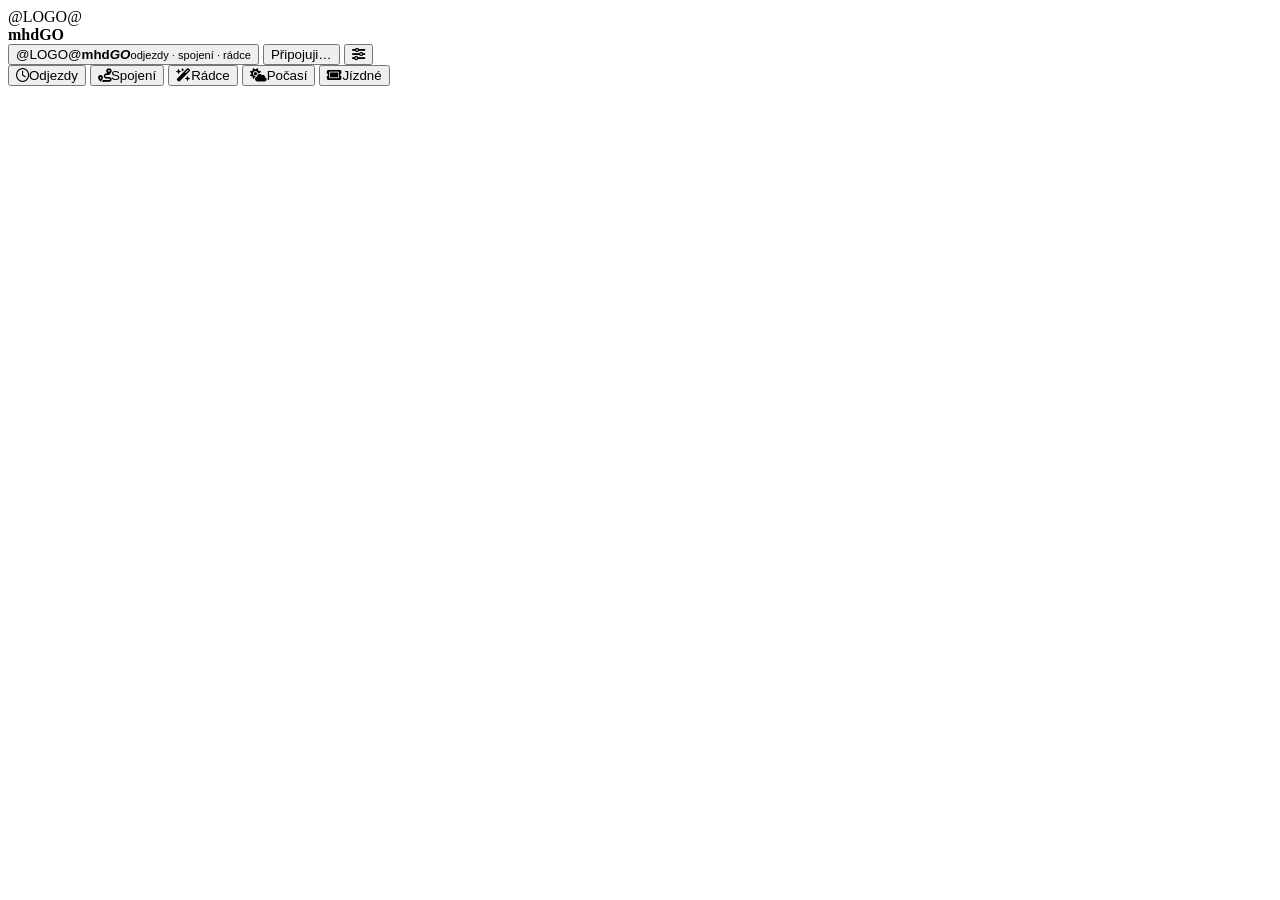
<file: app/lite.html>
<!DOCTYPE html>
<html lang="cs">
<head>
<meta charset="UTF-8">
<meta name="viewport" content="width=device-width,initial-scale=1,viewport-fit=cover">
<meta name="theme-color" content="#f4ebe2">
<meta name="apple-mobile-web-app-capable" content="yes">
<meta name="apple-mobile-web-app-title" content="mhdGO">
<meta name="description" content="mhdGO bez mapy – odjezdy se živým zpožděním, vyhledávání spojení, navigace na zastávku, počasí, jízdné, Moje místa a AI rádce pro celou Českou republiku.">
<title>mhdGO – odjezdy a spojení</title>
<link rel="icon" type="image/png" sizes="96x96" href="data:image/png;base64,@ICON96@">
<link rel="apple-touch-icon" href="data:image/png;base64,@ICON512@">
<link rel="preconnect" href="https://fonts.googleapis.com"><link rel="preconnect" href="https://fonts.gstatic.com" crossorigin>
<link href="https://fonts.googleapis.com/css2?family=Outfit:wght@400;500;600;700;800;900&display=swap" rel="stylesheet">
<link rel="stylesheet" href="https://cdnjs.cloudflare.com/ajax/libs/font-awesome/6.4.0/css/all.min.css">
<style>
/*@CSS@*/
</style>
</head>
<body>
<div id="splash"><div class="sp-logo">@LOGO@</div><b>mhdGO</b><span class="spin"></span></div>
<header id="hdr">
 <button type="button" class="brand" id="brand" title="mhdGO – domů"><span class="brand-ic">@LOGO@</span><span class="brand-tx"><b>mhd<i>GO</i></b><small>odjezdy · spojení · rádce</small></span></button>
 <span class="hdr-sp"></span>
 <button type="button" class="pill wait" id="live-pill" title="Živé polohy"><span class="pdot"></span>Připojuji…</button>
 <button type="button" class="wx-chip" id="wx-chip" hidden title="Počasí"></button>
 <button type="button" class="ib" id="set-btn" title="Nastavení"><i class="fa-solid fa-sliders"></i></button>
</header>
<nav id="tabs" role="tablist" aria-label="Sekce">
 <button type="button" data-view="dep" role="tab"><i class="fa-regular fa-clock"></i><span>Odjezdy</span></button>
 <button type="button" data-view="conn" role="tab"><i class="fa-solid fa-route"></i><span>Spojení</span></button>
 <button type="button" data-view="ai" role="tab" class="ai-tab"><i class="fa-solid fa-wand-magic-sparkles"></i><span>Rádce</span></button>
 <button type="button" data-view="wx" role="tab"><i class="fa-solid fa-cloud-sun"></i><span>Počasí</span></button>
 <button type="button" data-view="tix" role="tab"><i class="fa-solid fa-ticket"></i><span>Jízdné</span></button>
</nav>
<main id="main">
 <section class="view" id="v-dep" hidden>
  <h1 class="vt">Odjezdy</h1>
  <div class="sbox"><div class="srch"><i class="fa-solid fa-magnifying-glass"></i><input id="dq" placeholder="Zastávka, adresa nebo místo" autocomplete="off" enterkeyhint="search"><button type="button" class="ib" id="dq-x" hidden title="Vymazat"><i class="fa-solid fa-xmark"></i></button><button type="button" class="ib" id="dq-me" title="Nejbližší zastávka"><i class="fa-solid fa-location-crosshairs"></i></button></div><div class="sug" id="dq-sug" hidden></div></div>
  <div id="dep-body"></div>
 </section>
 <section class="view" id="v-conn" hidden>
  <h1 class="vt">Spojení</h1>
  <div class="od">
   <div class="sbox"><div class="od-row"><span class="od-dot a"></span><input id="cf" placeholder="Odkud" autocomplete="off"><button type="button" class="ib" id="cf-me" title="Moje poloha"><i class="fa-solid fa-location-crosshairs"></i></button></div><div class="sug" id="cf-sug" hidden></div></div>
   <div class="sbox"><div class="od-row"><span class="od-dot b"></span><input id="ct" placeholder="Kam" autocomplete="off"></div><div class="sug" id="ct-sug" hidden></div></div>
   <button type="button" class="swap" id="c-swap" title="Prohodit"><i class="fa-solid fa-arrow-right-arrow-left fa-rotate-90"></i></button>
  </div>
  <div class="tctl"><button type="button" class="chip on" id="c-now">Teď</button><input type="time" id="c-t"><input type="date" id="c-d"><button type="button" class="btn pri" id="c-go"><i class="fa-solid fa-magnifying-glass"></i> Hledat</button></div>
  <div id="c-favs"></div>
  <div id="c-st" class="cst"></div>
  <div id="c-res"></div>
 </section>
 <section class="view" id="v-ai" hidden>
  <h1 class="vt">Rádce <small>AI</small></h1>
  <div id="ai-body"></div>
 </section>
 <section class="view" id="v-wx" hidden>
  <h1 class="vt">Počasí <small id="wx-place"></small></h1>
  <div class="sbox"><div class="srch"><i class="fa-solid fa-magnifying-glass"></i><input id="wq" placeholder="Počasí jinde – město nebo zastávka" autocomplete="off"><button type="button" class="ib" id="wq-me" title="Moje poloha"><i class="fa-solid fa-location-crosshairs"></i></button></div><div class="sug" id="wq-sug" hidden></div></div>
  <div id="wx-body"></div>
 </section>
 <section class="view" id="v-tix" hidden>
  <h1 class="vt">Jízdné</h1>
  <div id="tix-body"></div>
 </section>
</main>
<div id="sheet" hidden></div>
<div id="busy" hidden><span class="spin"></span><span id="busy-t">Načítám…</span></div>
<div id="toast" role="status" aria-live="polite"></div>
<script>
/*@JS@*/
</script>
</body>
</html>
</file>
